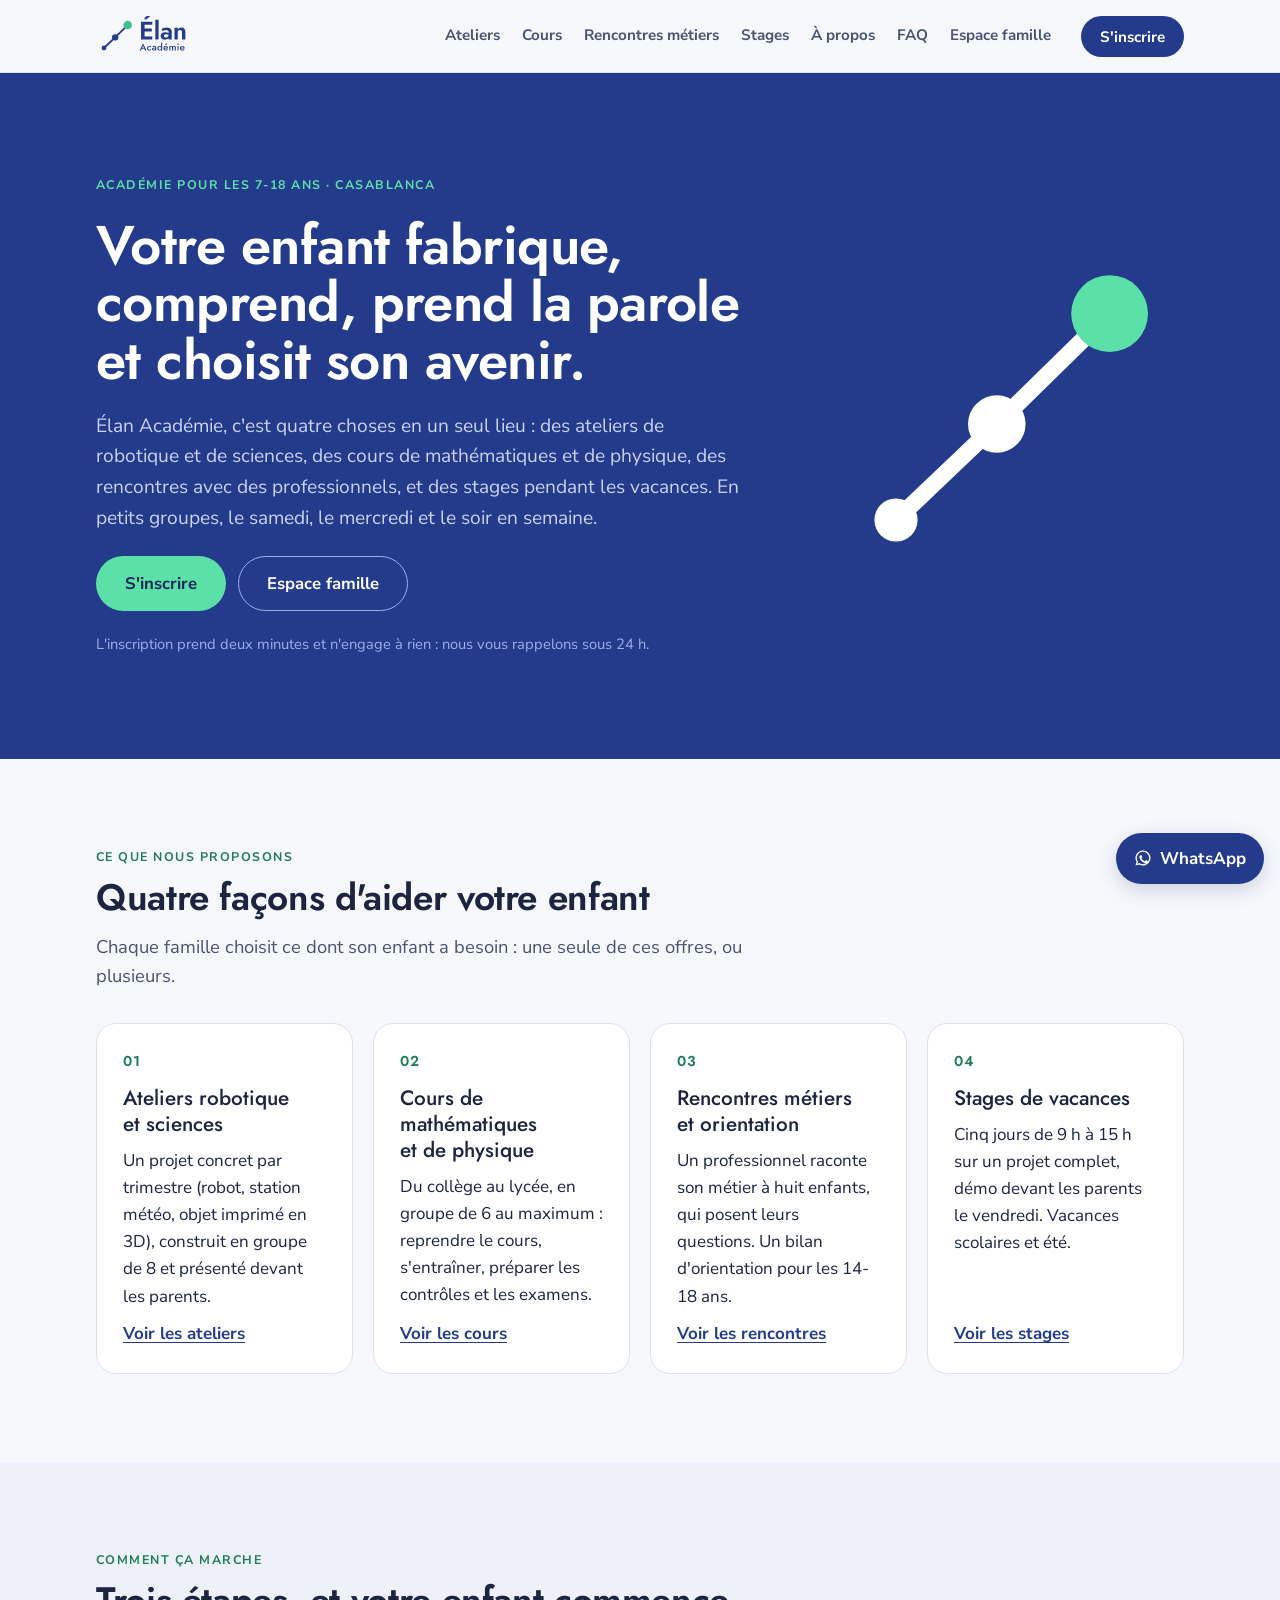
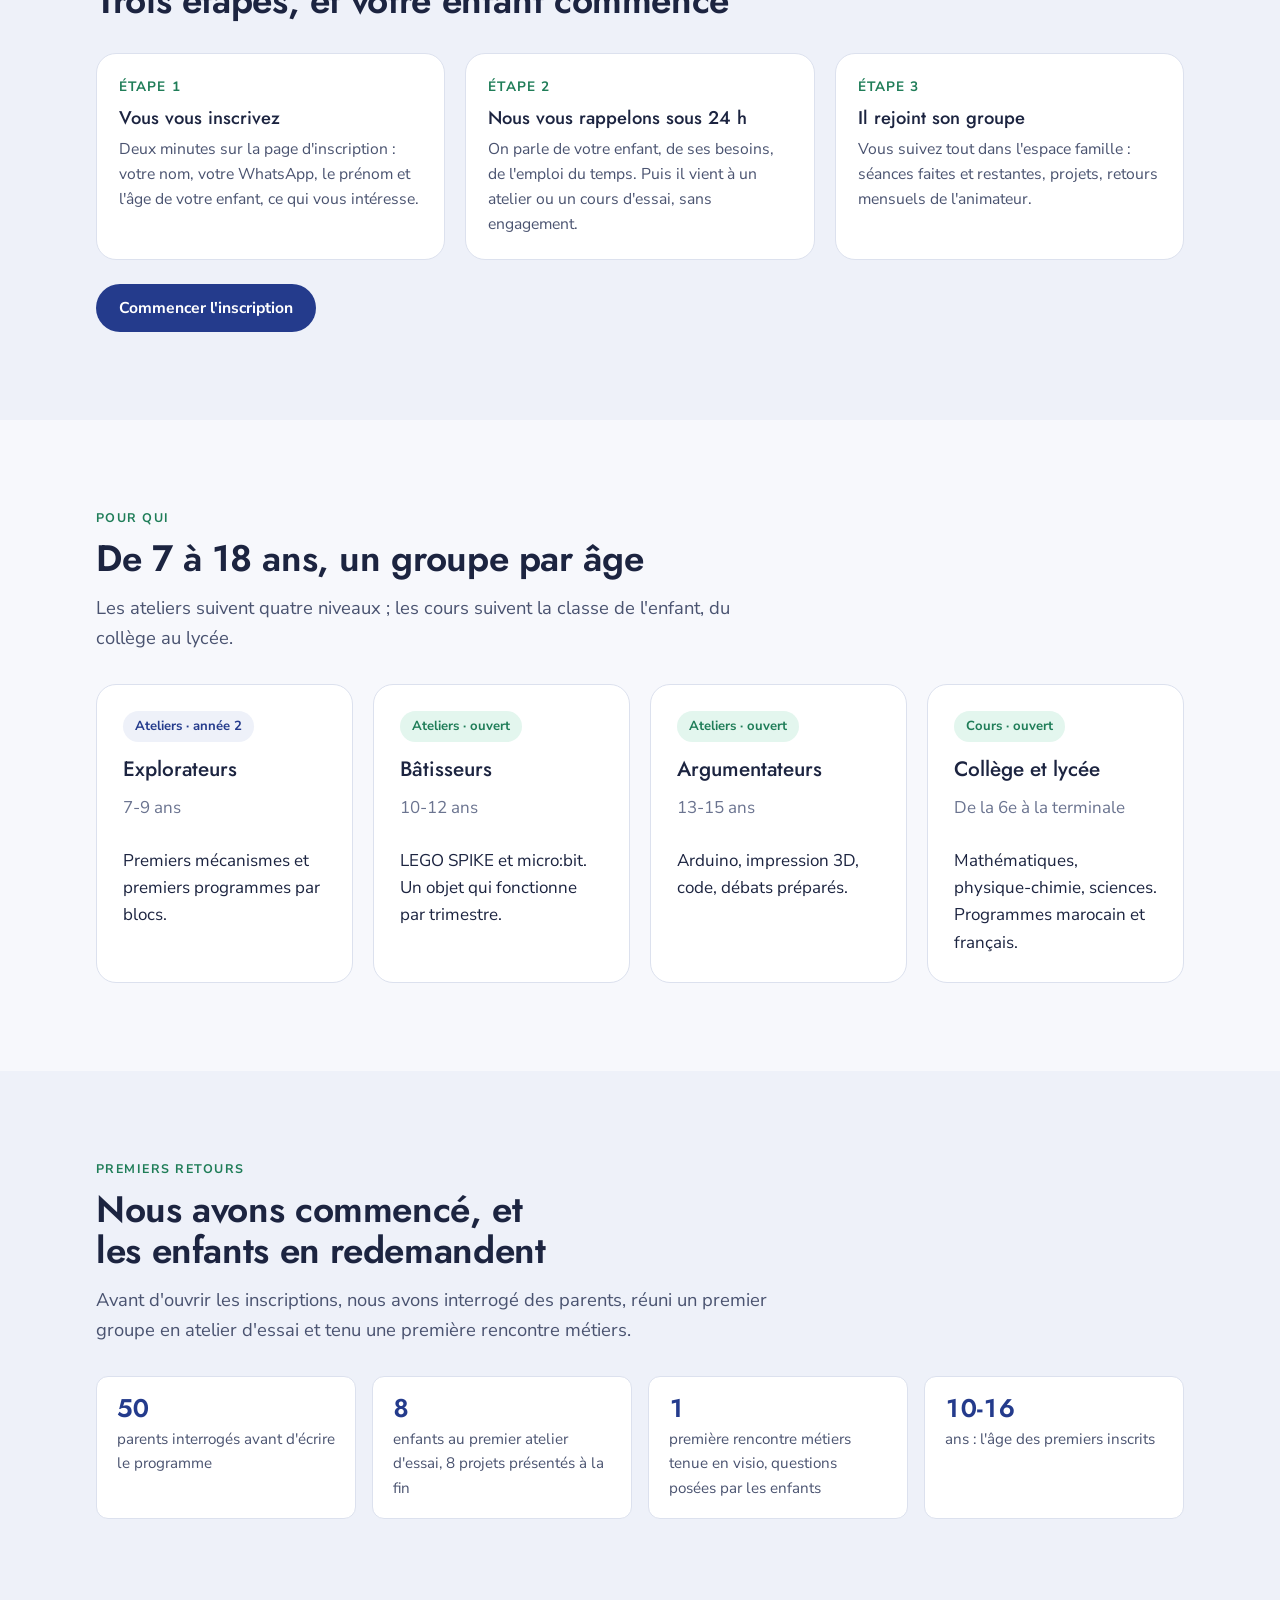
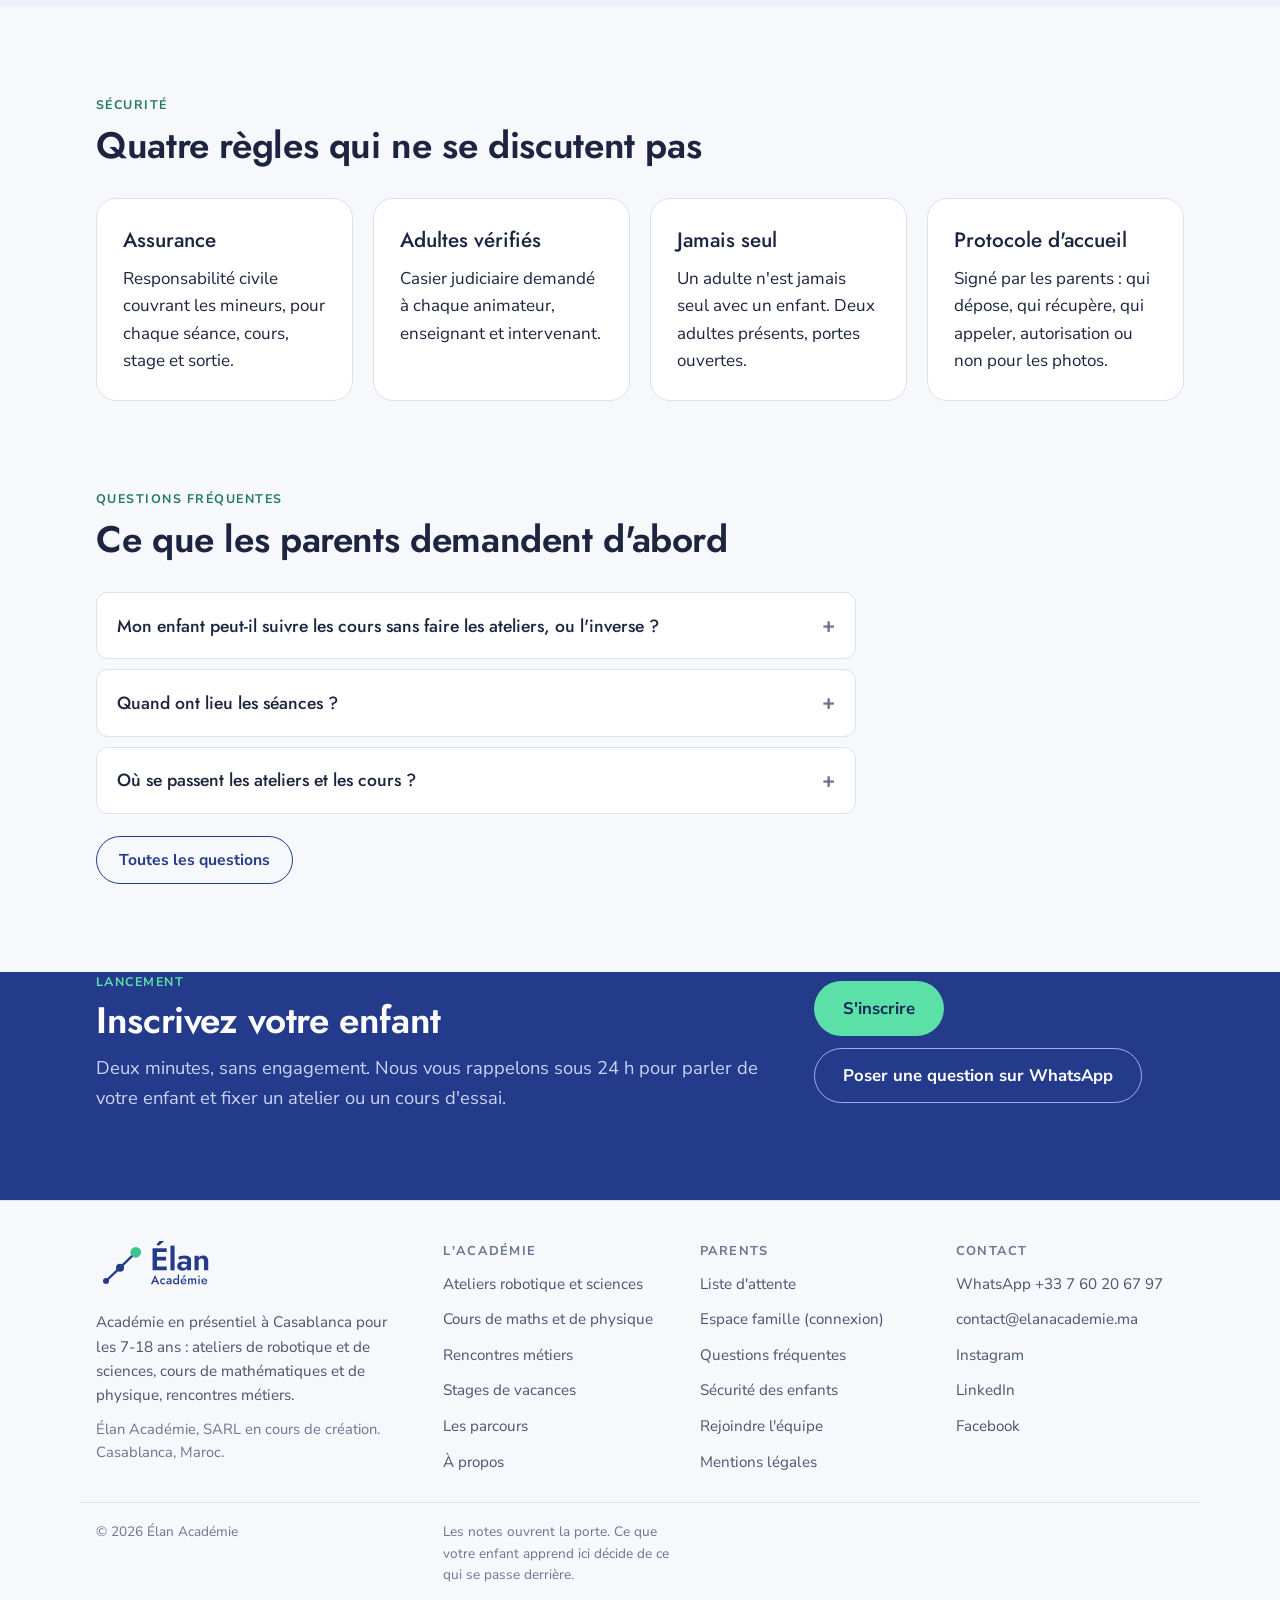
<file: index.html>
<!doctype html>
<html lang="fr" data-theme="light">
<head>
<meta charset="utf-8">
<meta name="viewport" content="width=device-width, initial-scale=1, viewport-fit=cover">
<title>Élan Académie</title>
<meta name="description" content="Élan Académie, Casablanca : ateliers de robotique et de sciences, cours de mathématiques et de physique, rencontres métiers et stages de vacances pour les 7-18 ans.">
<meta property="og:title" content="Élan Académie"><meta property="og:description" content="Élan Académie, Casablanca : ateliers de robotique et de sciences, cours de mathématiques et de physique, rencontres métiers et stages de vacances pour les 7-18 ans."><meta property="og:type" content="website"><meta property="og:locale" content="fr_MA">
<link rel="icon" href="data:image/svg+xml,%3Csvg%20xmlns%3D%22http%3A//www.w3.org/2000/svg%22%20viewBox%3D%220%200%20300%20300%22%20width%3D%2264%22%20height%3D%2264%22%3E%3Cpath%20d%3D%22M60%20240L144%20160%22%20stroke%3D%22%23243B8C%22%20stroke-width%3D%2214%22%20stroke-linecap%3D%22round%22%20fill%3D%22none%22/%3E%3Cpath%20d%3D%22M144%20160L238%2068%22%20stroke%3D%22%23243B8C%22%20stroke-width%3D%2214%22%20stroke-linecap%3D%22round%22%20fill%3D%22none%22/%3E%3Ccircle%20cx%3D%2260%22%20cy%3D%22240%22%20r%3D%2218%22%20fill%3D%22%23243B8C%22/%3E%3Ccircle%20cx%3D%22144%22%20cy%3D%22160%22%20r%3D%2224%22%20fill%3D%22%23243B8C%22/%3E%3Ccircle%20cx%3D%22238%22%20cy%3D%2268%22%20r%3D%2232%22%20fill%3D%22%233EC28F%22/%3E%3C/svg%3E">
<link rel="preconnect" href="https://fonts.googleapis.com"><link rel="preconnect" href="https://fonts.gstatic.com" crossorigin><link rel="stylesheet" href="https://fonts.googleapis.com/css2?family=Jost:wght@500;600&family=Nunito+Sans:wght@400;700&display=swap">
<link rel="stylesheet" href="assets/site.css">
<link rel="manifest" href="app/manifest.webmanifest">
<link rel="apple-touch-icon" href="app/icons/apple-touch-icon.png">
<meta name="theme-color" content="#F7F8FC">
<meta name="color-scheme" content="light">
<meta name="apple-mobile-web-app-capable" content="yes">
<meta name="apple-mobile-web-app-title" content="Élan">
<script src="app/config.js"></script>
</head>
<body>
<header class="site-header">
  <div class="wrap">
    <a class="brand logo-switch" href="index.html" aria-label="Élan Académie, accueil">
      <img class="logo-light" src="assets/logo-horizontal.svg" alt="Élan Académie" width="94" height="40">
      <img class="logo-dark" src="assets/logo-horizontal-negatif.svg" alt="" width="94" height="40">
    </a>
    <button class="nav-toggle" type="button" aria-expanded="false" aria-controls="nav">Menu</button>
    <nav class="nav" id="nav" aria-label="Navigation principale"><a href="programme.html">Ateliers</a><a href="cours.html">Cours</a><a href="metiers.html">Rencontres métiers</a><a href="stages.html">Stages</a><a href="a-propos.html">À propos</a><a href="faq.html">FAQ</a><a href="app/">Espace famille</a><a class="btn btn-primary" href="inscription.html">S'inscrire</a></nav>
  </div>
</header>
<main>
<section class="band hero">
  <div class="wrap">
    <div class="hero-text">
      <p class="eyebrow">Académie pour les 7-18 ans · Casablanca</p>
      <h1>Votre enfant fabrique, comprend, prend la parole et choisit son avenir.</h1>
      <p class="lead">Élan Académie, c'est quatre choses en un seul lieu : des ateliers de robotique et de sciences, des cours de mathématiques et de physique, des rencontres avec des professionnels, et des stages pendant les vacances. En petits groupes, le samedi, le mercredi et le soir en semaine.</p>
      <div class="btn-row"><a class="btn btn-primary btn-lg" href="inscription.html">S'inscrire</a><a class="btn btn-secondary btn-lg" href="app/">Espace famille</a></div>
      <p class="small" style="color:var(--band-muted)">L'inscription prend deux minutes et n'engage à rien : nous vous rappelons sous 24 h.</p>
    </div>
    <div class="hero-sym" aria-hidden="true"><svg xmlns="http://www.w3.org/2000/svg" viewBox="0 0 300 300" width="360" height="360"><path d="M60 240L144 160" stroke="var(--band-node)" stroke-width="14" stroke-linecap="round" fill="none"/><path d="M144 160L238 68" stroke="var(--band-node)" stroke-width="14" stroke-linecap="round" fill="none"/><circle cx="60" cy="240" r="18" fill="var(--band-node)"/><circle cx="144" cy="160" r="24" fill="var(--band-node)"/><circle cx="238" cy="68" r="32" fill="var(--band-accent)"/></svg></div>
  </div>
</section>

<section class="section">
  <div class="wrap">
    <div class="section-head"><p class="eyebrow">Ce que nous proposons</p><h2>Quatre façons d'aider votre enfant</h2><p class="lead">Chaque famille choisit ce dont son enfant a besoin : une seule de ces offres, ou plusieurs.</p></div>
    <div class="grid grid-4">
      <article class="card offer"><span class="offer-num">01</span><h3>Ateliers robotique et sciences</h3><p>Un projet concret par trimestre (robot, station météo, objet imprimé en 3D), construit en groupe de 8 et présenté devant les parents.</p><a class="more" href="programme.html">Voir les ateliers</a></article>
      <article class="card offer"><span class="offer-num">02</span><h3>Cours de mathématiques et de physique</h3><p>Du collège au lycée, en groupe de 6 au maximum : reprendre le cours, s'entraîner, préparer les contrôles et les examens.</p><a class="more" href="cours.html">Voir les cours</a></article>
      <article class="card offer"><span class="offer-num">03</span><h3>Rencontres métiers et orientation</h3><p>Un professionnel raconte son métier à huit enfants, qui posent leurs questions. Un bilan d'orientation pour les 14-18 ans.</p><a class="more" href="metiers.html">Voir les rencontres</a></article>
      <article class="card offer"><span class="offer-num">04</span><h3>Stages de vacances</h3><p>Cinq jours de 9 h à 15 h sur un projet complet, démo devant les parents le vendredi. Vacances scolaires et été.</p><a class="more" href="stages.html">Voir les stages</a></article>
    </div>
  </div>
</section>

<section class="section band-2" style="padding-top:clamp(48px,7vw,88px)">
  <div class="wrap">
    <div class="section-head"><p class="eyebrow">Comment ça marche</p><h2>Trois étapes, et votre enfant commence</h2></div>
    <div class="steps" style="grid-template-columns:repeat(auto-fit,minmax(min(100%,260px),1fr))">
      <div class="step"><span class="when">Étape 1</span><h3>Vous vous inscrivez</h3><p>Deux minutes sur la page d'inscription : votre nom, votre WhatsApp, le prénom et l'âge de votre enfant, ce qui vous intéresse.</p></div>
      <div class="step"><span class="when">Étape 2</span><h3>Nous vous rappelons sous 24 h</h3><p>On parle de votre enfant, de ses besoins, de l'emploi du temps. Puis il vient à un atelier ou un cours d'essai, sans engagement.</p></div>
      <div class="step"><span class="when">Étape 3</span><h3>Il rejoint son groupe</h3><p>Vous suivez tout dans l'espace famille : séances faites et restantes, projets, retours mensuels de l'animateur.</p></div>
    </div>
    <div class="btn-row" style="margin-top:24px"><a class="btn btn-primary" href="inscription.html">Commencer l'inscription</a></div>
  </div>
</section>

<section class="section" style="padding-top:clamp(48px,7vw,88px)">
  <div class="wrap">
    <div class="section-head"><p class="eyebrow">Pour qui</p><h2>De 7 à 18 ans, un groupe par âge</h2><p class="lead">Les ateliers suivent quatre niveaux ; les cours suivent la classe de l'enfant, du collège au lycée.</p></div>
    <div class="grid grid-4">
      <article class="card"><span class="pill">Ateliers · année 2</span><h3>Explorateurs</h3><p class="muted">7-9 ans</p><p>Premiers mécanismes et premiers programmes par blocs.</p></article>
      <article class="card"><span class="pill pill-green">Ateliers · ouvert</span><h3>Bâtisseurs</h3><p class="muted">10-12 ans</p><p>LEGO SPIKE et micro:bit. Un objet qui fonctionne par trimestre.</p></article>
      <article class="card"><span class="pill pill-green">Ateliers · ouvert</span><h3>Argumentateurs</h3><p class="muted">13-15 ans</p><p>Arduino, impression 3D, code, débats préparés.</p></article>
      <article class="card"><span class="pill pill-green">Cours · ouvert</span><h3>Collège et lycée</h3><p class="muted">De la 6e à la terminale</p><p>Mathématiques, physique-chimie, sciences. Programmes marocain et français.</p></article>
    </div>
  </div>
</section>

<section class="section band-2" style="padding-top:clamp(48px,7vw,88px)">
  <div class="wrap">
    <div class="section-head"><p class="eyebrow">Premiers retours</p><h2>Nous avons commencé, et les enfants en redemandent</h2><p class="lead">Avant d'ouvrir les inscriptions, nous avons interrogé des parents, réuni un premier groupe en atelier d'essai et tenu une première rencontre métiers.</p></div>
    <div class="facts">
      <div class="fact"><strong class="num">50</strong><span>parents interrogés avant d'écrire le programme</span></div>
      <div class="fact"><strong class="num">8</strong><span>enfants au premier atelier d'essai, 8 projets présentés à la fin</span></div>
      <div class="fact"><strong class="num">1</strong><span>première rencontre métiers tenue en visio, questions posées par les enfants</span></div>
      <div class="fact"><strong class="num">10-16</strong><span>ans : l'âge des premiers inscrits</span></div>
    </div>
  </div>
</section>

<section class="section" style="padding-top:clamp(48px,7vw,88px)" id="securite">
  <div class="wrap">
    <div class="section-head"><p class="eyebrow">Sécurité</p><h2>Quatre règles qui ne se discutent pas</h2></div>
    <div class="grid grid-4">
      <article class="card"><h3>Assurance</h3><p>Responsabilité civile couvrant les mineurs, pour chaque séance, cours, stage et sortie.</p></article>
      <article class="card"><h3>Adultes vérifiés</h3><p>Casier judiciaire demandé à chaque animateur, enseignant et intervenant.</p></article>
      <article class="card"><h3>Jamais seul</h3><p>Un adulte n'est jamais seul avec un enfant. Deux adultes présents, portes ouvertes.</p></article>
      <article class="card"><h3>Protocole d'accueil</h3><p>Signé par les parents : qui dépose, qui récupère, qui appeler, autorisation ou non pour les photos.</p></article>
    </div>
  </div>
</section>

<section class="section">
  <div class="wrap">
    <div class="section-head"><p class="eyebrow">Questions fréquentes</p><h2>Ce que les parents demandent d'abord</h2></div>
    <div class="faq">
      <details><summary>Mon enfant peut-il suivre les cours sans faire les ateliers, ou l'inverse ?</summary><p>Oui. Les quatre offres sont indépendantes. Beaucoup de familles commencent par l'une et ajoutent l'autre plus tard.</p></details>
      <details><summary>Quand ont lieu les séances ?</summary><p>Les ateliers le samedi ou le mercredi (2 h). Les cours le soir en semaine ou le samedi (1 h 30 par matière). Les horaires exacts sont confirmés avec vous avant le début.</p></details>
      <details><summary>Où se passent les ateliers et les cours ?</summary><p>À Casablanca, du côté d'Anfa ou de Maârif. L'adresse est communiquée aux familles inscrites.</p></details>
    </div>
    <div class="btn-row" style="margin-top:22px"><a class="btn btn-secondary" href="faq.html">Toutes les questions</a></div>
  </div>
</section>

<section class="band cta-band section">
  <div class="wrap">
    <div><p class="eyebrow">Lancement</p><h2 style="margin-top:8px">Inscrivez votre enfant</h2><p class="lead" style="margin-top:12px">Deux minutes, sans engagement. Nous vous rappelons sous 24 h pour parler de votre enfant et fixer un atelier ou un cours d'essai.</p></div>
    <div class="btn-row"><a class="btn btn-primary btn-lg" href="inscription.html">S'inscrire</a><a class="btn btn-secondary btn-lg" data-wa="Bonjour, j'ai une question sur Élan Académie." href="#">Poser une question sur WhatsApp</a></div>
  </div>
</section>
</main>
<footer class="site-footer">
  <div class="wrap">
    <div class="logo-switch">
      <img class="logo-light" src="assets/logo-horizontal.svg" alt="Élan Académie" width="118" height="50" style="height:50px;width:auto">
      <img class="logo-dark" src="assets/logo-horizontal-negatif.svg" alt="" width="118" height="50" style="height:50px;width:auto">
      <p style="margin-top:12px;max-width:34ch">Académie en présentiel à Casablanca pour les 7-18 ans : ateliers de robotique et de sciences, cours de mathématiques et de physique, rencontres métiers.</p>
      <p class="small muted" style="margin-top:10px">Élan Académie, SARL en cours de création. Casablanca, Maroc.</p>
    </div>
    <div>
      <h4>L'académie</h4>
      <ul><li><a href="programme.html">Ateliers robotique et sciences</a></li><li><a href="cours.html">Cours de maths et de physique</a></li><li><a href="metiers.html">Rencontres métiers</a></li><li><a href="stages.html">Stages de vacances</a></li><li><a href="parcours.html">Les parcours</a></li><li><a href="a-propos.html">À propos</a></li></ul>
    </div>
    <div>
      <h4>Parents</h4>
      <ul><li><a href="inscription.html">Liste d'attente</a></li><li><a href="app/">Espace famille (connexion)</a></li><li><a href="faq.html">Questions fréquentes</a></li><li><a href="a-propos.html#securite">Sécurité des enfants</a></li><li><a href="candidature.html">Rejoindre l'équipe</a></li><li><a href="mentions-legales.html">Mentions légales</a></li></ul>
    </div>
    <div>
      <h4>Contact</h4>
      <ul><li><a data-wa="" href="#">WhatsApp <span data-wa-number></span></a></li><li><span data-email></span></li><li><a data-instagram href="#" target="_blank" rel="noopener">Instagram</a></li><li><a data-linkedin href="#" target="_blank" rel="noopener">LinkedIn</a></li><li><a data-facebook href="#" target="_blank" rel="noopener">Facebook</a></li></ul>
    </div>
  </div>
  <div class="wrap footer-bottom"><span>© <span data-year></span> Élan Académie</span><span>Les notes ouvrent la porte. Ce que votre enfant apprend ici décide de ce qui se passe derrière.</span></div>
</footer>
<a class="wa-float" data-wa="Bonjour, j'ai une question sur Élan Académie." href="#"><svg viewBox="0 0 24 24" aria-hidden="true" fill="currentColor"><path d="M12 2a10 10 0 0 0-8.6 15.1L2 22l5-1.3A10 10 0 1 0 12 2zm0 1.8a8.2 8.2 0 0 1 0 16.4 8.2 8.2 0 0 1-4.2-1.2l-.3-.2-3 .8.8-2.9-.2-.3A8.2 8.2 0 0 1 12 3.8zm-3 4.4c-.2 0-.5 0-.8.4-.3.3-1 1-1 2.4s1 2.8 1.2 3c.1.2 2 3.2 5 4.4 2.5 1 3 .8 3.5.7.5 0 1.7-.7 1.9-1.4.2-.7.2-1.2.2-1.4-.1-.1-.3-.2-.6-.3l-2-1c-.3-.1-.5-.1-.7.1l-.9 1.1c-.2.2-.3.2-.6.1-.3-.2-1.3-.5-2.4-1.5-.9-.8-1.5-1.8-1.7-2.1-.2-.3 0-.5.1-.6l.5-.5.3-.5v-.5l-.9-2.2c-.2-.5-.4-.4-.6-.4h-.5z"/></svg> WhatsApp</a>
<script src="assets/site.js"></script>
<script>if ("serviceWorker" in navigator && location.protocol === "https:") navigator.serviceWorker.register("sw.js").catch(function () {});</script>
</body>
</html>
</file>
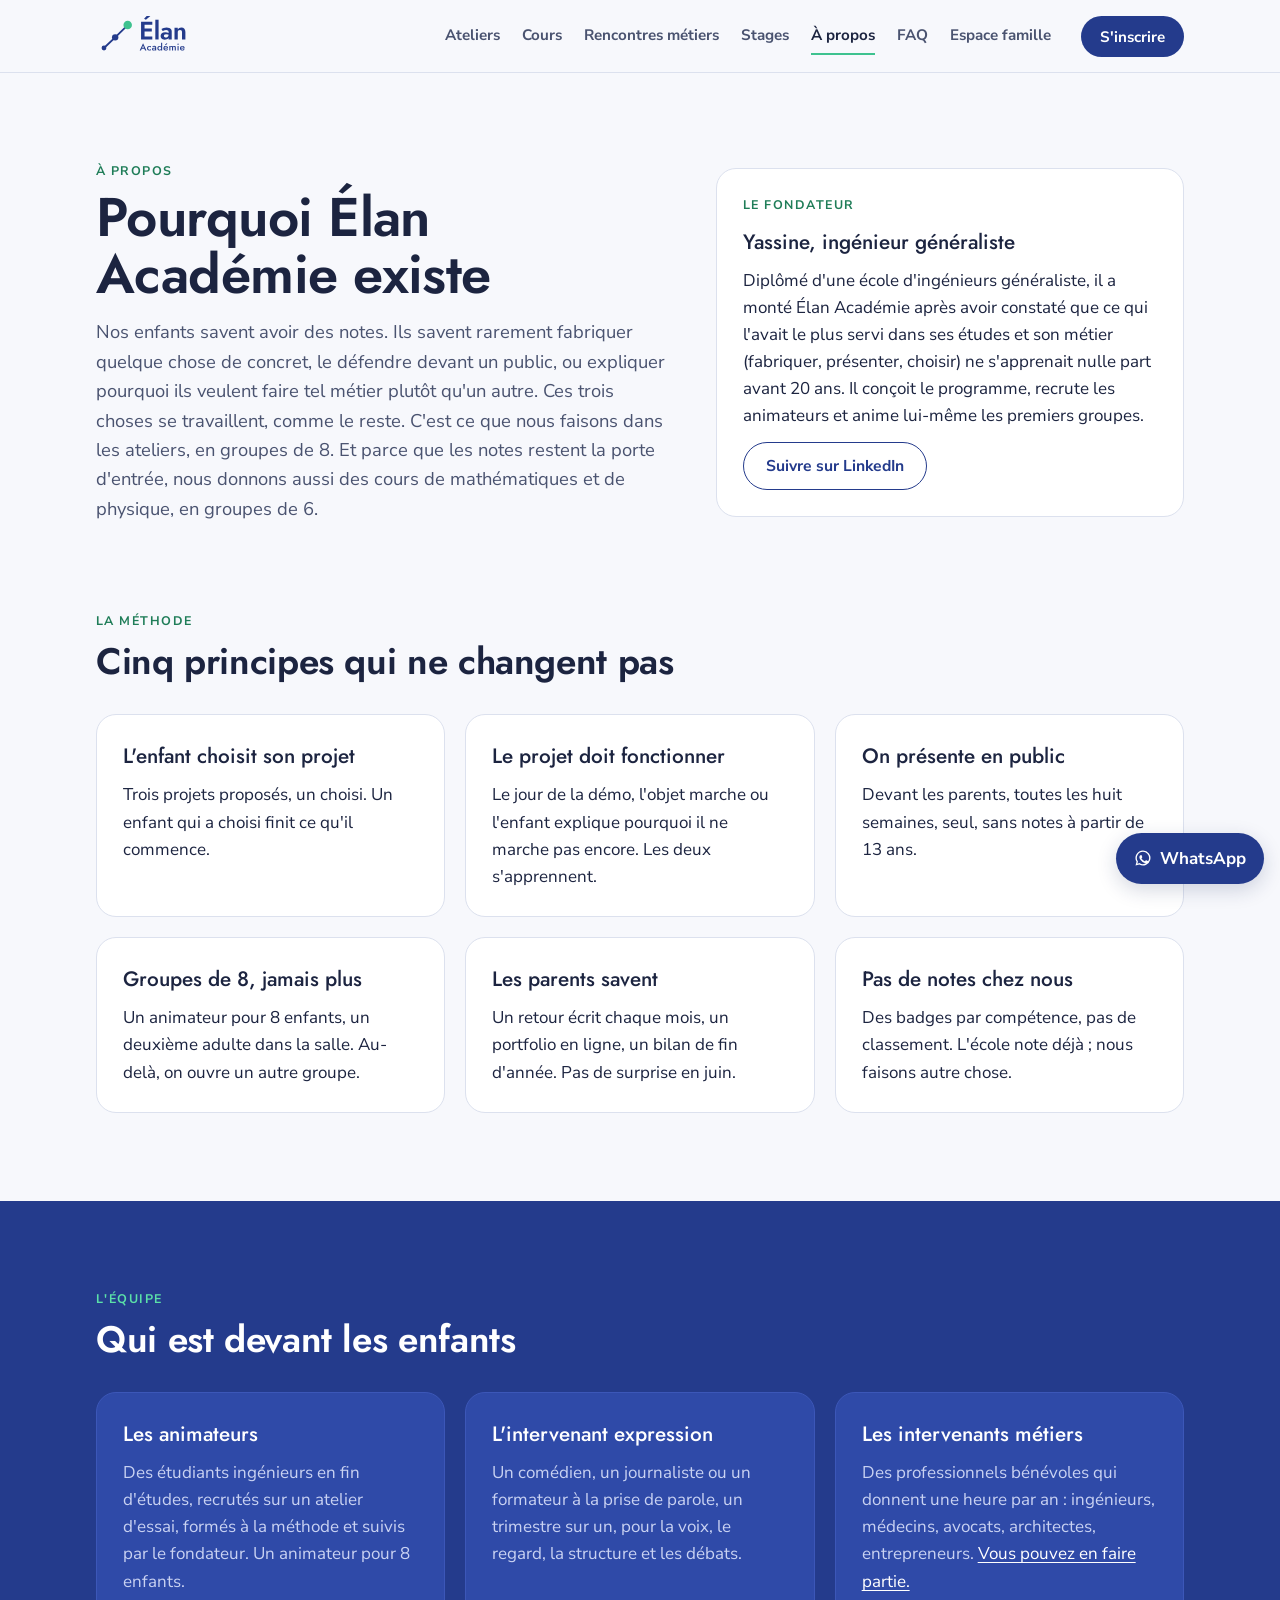
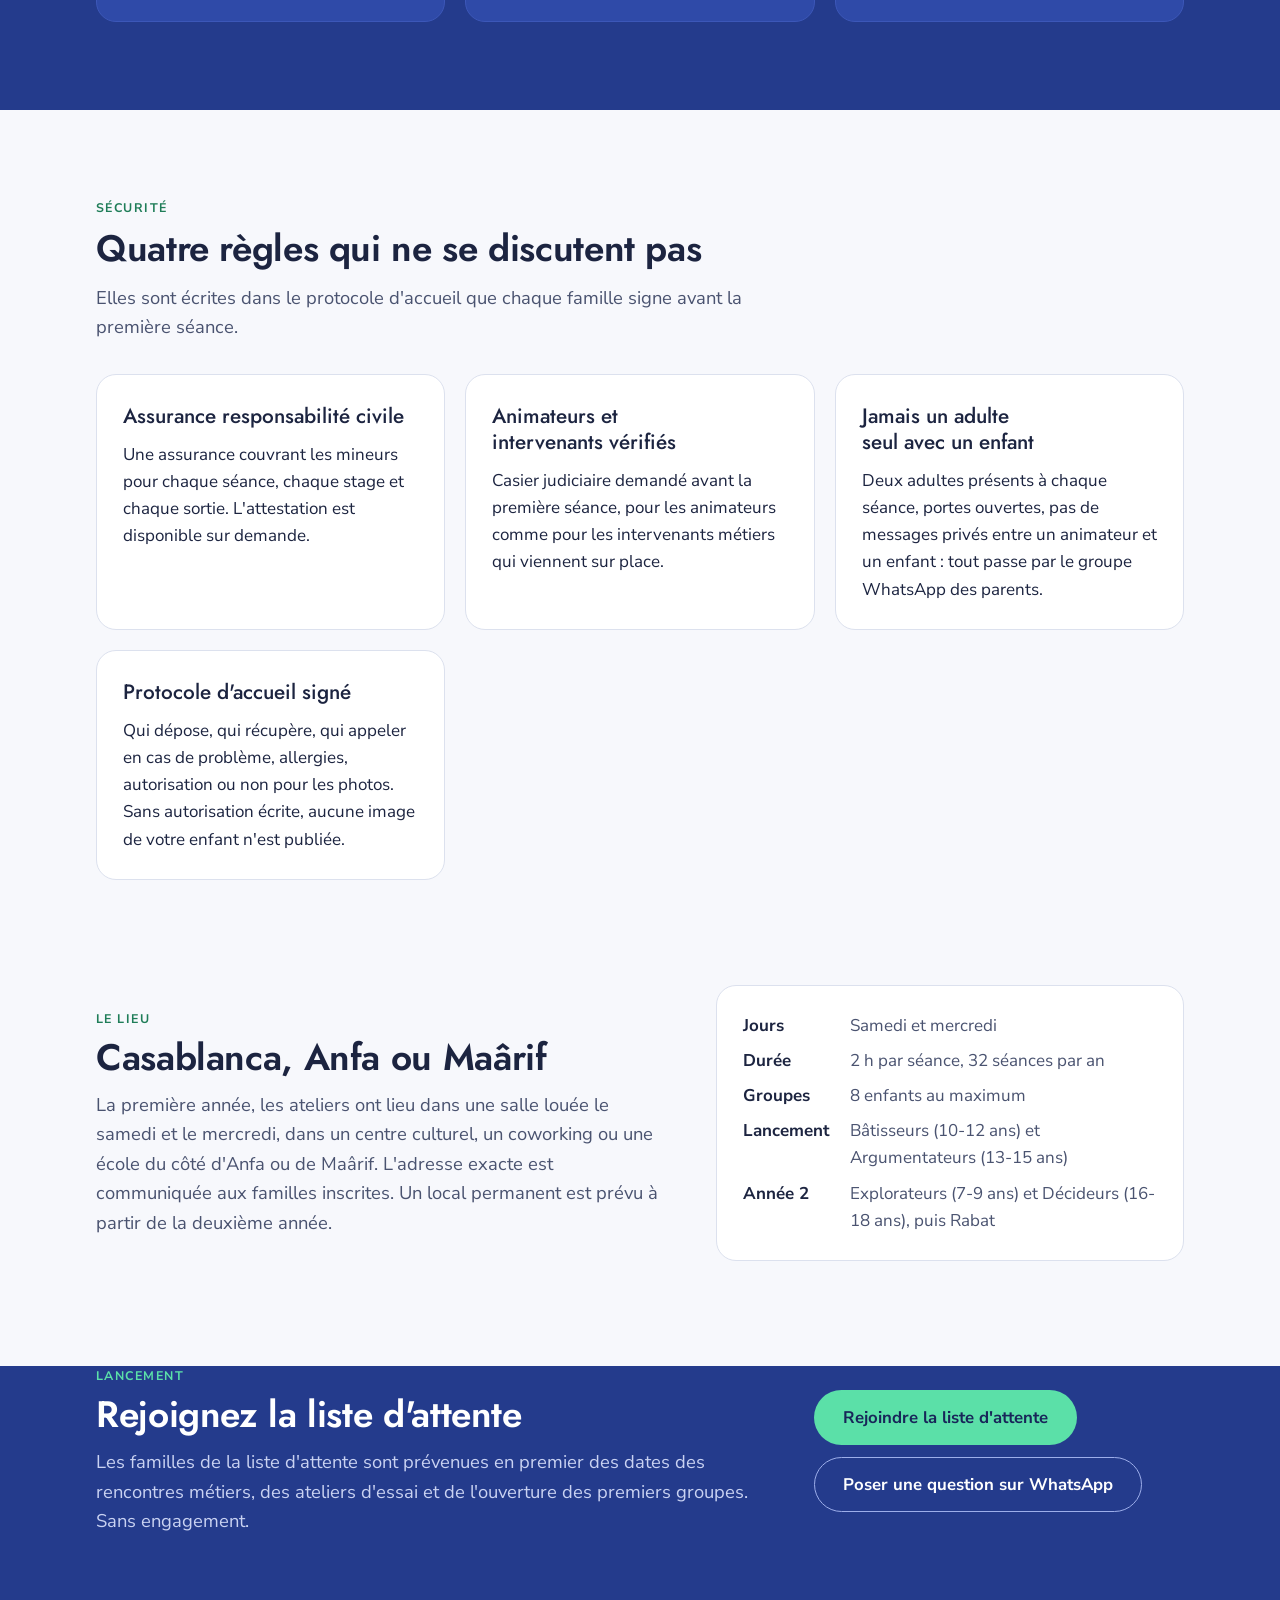
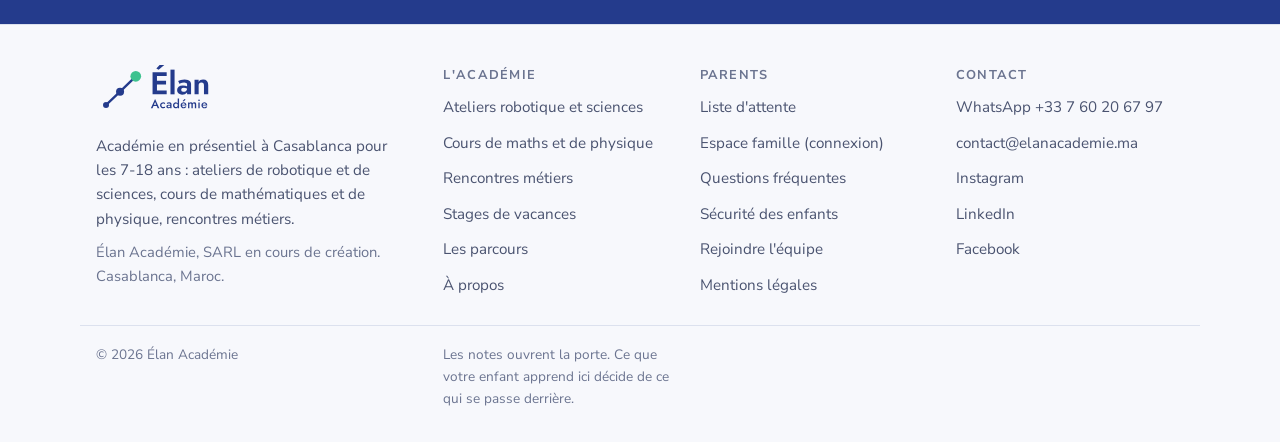
<file: a-propos.html>
<!doctype html>
<html lang="fr" data-theme="light">
<head>
<meta charset="utf-8">
<meta name="viewport" content="width=device-width, initial-scale=1, viewport-fit=cover">
<title>À propos — Élan Académie</title>
<meta name="description" content="Qui est derrière Élan Académie : un ingénieur généraliste à Casablanca, une méthode, une équipe d'animateurs étudiants ingénieurs, quatre règles de sécurité.">
<meta property="og:title" content="À propos — Élan Académie"><meta property="og:description" content="Qui est derrière Élan Académie : un ingénieur généraliste à Casablanca, une méthode, une équipe d'animateurs étudiants ingénieurs, quatre règles de sécurité."><meta property="og:type" content="website"><meta property="og:locale" content="fr_MA">
<link rel="icon" href="data:image/svg+xml,%3Csvg%20xmlns%3D%22http%3A//www.w3.org/2000/svg%22%20viewBox%3D%220%200%20300%20300%22%20width%3D%2264%22%20height%3D%2264%22%3E%3Cpath%20d%3D%22M60%20240L144%20160%22%20stroke%3D%22%23243B8C%22%20stroke-width%3D%2214%22%20stroke-linecap%3D%22round%22%20fill%3D%22none%22/%3E%3Cpath%20d%3D%22M144%20160L238%2068%22%20stroke%3D%22%23243B8C%22%20stroke-width%3D%2214%22%20stroke-linecap%3D%22round%22%20fill%3D%22none%22/%3E%3Ccircle%20cx%3D%2260%22%20cy%3D%22240%22%20r%3D%2218%22%20fill%3D%22%23243B8C%22/%3E%3Ccircle%20cx%3D%22144%22%20cy%3D%22160%22%20r%3D%2224%22%20fill%3D%22%23243B8C%22/%3E%3Ccircle%20cx%3D%22238%22%20cy%3D%2268%22%20r%3D%2232%22%20fill%3D%22%233EC28F%22/%3E%3C/svg%3E">
<link rel="preconnect" href="https://fonts.googleapis.com"><link rel="preconnect" href="https://fonts.gstatic.com" crossorigin><link rel="stylesheet" href="https://fonts.googleapis.com/css2?family=Jost:wght@500;600&family=Nunito+Sans:wght@400;700&display=swap">
<link rel="stylesheet" href="assets/site.css">
<link rel="manifest" href="app/manifest.webmanifest">
<link rel="apple-touch-icon" href="app/icons/apple-touch-icon.png">
<meta name="theme-color" content="#F7F8FC">
<meta name="color-scheme" content="light">
<meta name="apple-mobile-web-app-capable" content="yes">
<meta name="apple-mobile-web-app-title" content="Élan">
<script src="app/config.js"></script>
</head>
<body>
<header class="site-header">
  <div class="wrap">
    <a class="brand logo-switch" href="index.html" aria-label="Élan Académie, accueil">
      <img class="logo-light" src="assets/logo-horizontal.svg" alt="Élan Académie" width="94" height="40">
      <img class="logo-dark" src="assets/logo-horizontal-negatif.svg" alt="" width="94" height="40">
    </a>
    <button class="nav-toggle" type="button" aria-expanded="false" aria-controls="nav">Menu</button>
    <nav class="nav" id="nav" aria-label="Navigation principale"><a href="programme.html">Ateliers</a><a href="cours.html">Cours</a><a href="metiers.html">Rencontres métiers</a><a href="stages.html">Stages</a><a href="a-propos.html" aria-current="page">À propos</a><a href="faq.html">FAQ</a><a href="app/">Espace famille</a><a class="btn btn-primary" href="inscription.html">S'inscrire</a></nav>
  </div>
</header>
<main>
<section class="section">
  <div class="wrap split">
    <div><p class="eyebrow">À propos</p><h1 style="margin-top:8px">Pourquoi Élan Académie existe</h1><p class="lead" style="margin-top:14px">Nos enfants savent avoir des notes. Ils savent rarement fabriquer quelque chose de concret, le défendre devant un public, ou expliquer pourquoi ils veulent faire tel métier plutôt qu'un autre. Ces trois choses se travaillent, comme le reste. C'est ce que nous faisons dans les ateliers, en groupes de 8. Et parce que les notes restent la porte d'entrée, nous donnons aussi des cours de mathématiques et de physique, en groupes de 6.</p></div>
    <div class="card"><p class="eyebrow">Le fondateur</p><h3>Yassine, ingénieur généraliste</h3><p>Diplômé d'une école d'ingénieurs généraliste, il a monté Élan Académie après avoir constaté que ce qui l'avait le plus servi dans ses études et son métier (fabriquer, présenter, choisir) ne s'apprenait nulle part avant 20 ans. Il conçoit le programme, recrute les animateurs et anime lui-même les premiers groupes.</p><a class="btn btn-secondary" data-linkedin href="#" target="_blank" rel="noopener" style="align-self:flex-start">Suivre sur LinkedIn</a></div>
  </div>
</section>

<section class="section">
  <div class="wrap">
    <div class="section-head"><p class="eyebrow">La méthode</p><h2>Cinq principes qui ne changent pas</h2></div>
    <div class="grid grid-3">
      <article class="card"><h3>L'enfant choisit son projet</h3><p>Trois projets proposés, un choisi. Un enfant qui a choisi finit ce qu'il commence.</p></article>
      <article class="card"><h3>Le projet doit fonctionner</h3><p>Le jour de la démo, l'objet marche ou l'enfant explique pourquoi il ne marche pas encore. Les deux s'apprennent.</p></article>
      <article class="card"><h3>On présente en public</h3><p>Devant les parents, toutes les huit semaines, seul, sans notes à partir de 13 ans.</p></article>
      <article class="card"><h3>Groupes de 8, jamais plus</h3><p>Un animateur pour 8 enfants, un deuxième adulte dans la salle. Au-delà, on ouvre un autre groupe.</p></article>
      <article class="card"><h3>Les parents savent</h3><p>Un retour écrit chaque mois, un portfolio en ligne, un bilan de fin d'année. Pas de surprise en juin.</p></article>
      <article class="card"><h3>Pas de notes chez nous</h3><p>Des badges par compétence, pas de classement. L'école note déjà ; nous faisons autre chose.</p></article>
    </div>
  </div>
</section>

<section class="section band" style="padding-top:clamp(48px,7vw,88px)">
  <div class="wrap">
    <div class="section-head"><p class="eyebrow">L'équipe</p><h2>Qui est devant les enfants</h2></div>
    <div class="grid grid-3">
      <article class="card"><h3>Les animateurs</h3><p>Des étudiants ingénieurs en fin d'études, recrutés sur un atelier d'essai, formés à la méthode et suivis par le fondateur. Un animateur pour 8 enfants.</p></article>
      <article class="card"><h3>L'intervenant expression</h3><p>Un comédien, un journaliste ou un formateur à la prise de parole, un trimestre sur un, pour la voix, le regard, la structure et les débats.</p></article>
      <article class="card"><h3>Les intervenants métiers</h3><p>Des professionnels bénévoles qui donnent une heure par an : ingénieurs, médecins, avocats, architectes, entrepreneurs. <a href="metiers.html#intervenir">Vous pouvez en faire partie.</a></p></article>
    </div>
  </div>
</section>

<section class="section" id="securite" style="padding-top:clamp(48px,7vw,88px)">
  <div class="wrap">
    <div class="section-head"><p class="eyebrow">Sécurité</p><h2>Quatre règles qui ne se discutent pas</h2><p class="lead">Elles sont écrites dans le protocole d'accueil que chaque famille signe avant la première séance.</p></div>
    <div class="grid grid-2">
      <article class="card"><h3>Assurance responsabilité civile</h3><p>Une assurance couvrant les mineurs pour chaque séance, chaque stage et chaque sortie. L'attestation est disponible sur demande.</p></article>
      <article class="card"><h3>Animateurs et intervenants vérifiés</h3><p>Casier judiciaire demandé avant la première séance, pour les animateurs comme pour les intervenants métiers qui viennent sur place.</p></article>
      <article class="card"><h3>Jamais un adulte seul avec un enfant</h3><p>Deux adultes présents à chaque séance, portes ouvertes, pas de messages privés entre un animateur et un enfant : tout passe par le groupe WhatsApp des parents.</p></article>
      <article class="card"><h3>Protocole d'accueil signé</h3><p>Qui dépose, qui récupère, qui appeler en cas de problème, allergies, autorisation ou non pour les photos. Sans autorisation écrite, aucune image de votre enfant n'est publiée.</p></article>
    </div>
  </div>
</section>

<section class="section">
  <div class="wrap split">
    <div><p class="eyebrow">Le lieu</p><h2 style="margin-top:8px">Casablanca, Anfa ou Maârif</h2><p class="lead" style="margin-top:12px">La première année, les ateliers ont lieu dans une salle louée le samedi et le mercredi, dans un centre culturel, un coworking ou une école du côté d'Anfa ou de Maârif. L'adresse exacte est communiquée aux familles inscrites. Un local permanent est prévu à partir de la deuxième année.</p></div>
    <dl class="kv card">
      <dt>Jours</dt><dd>Samedi et mercredi</dd>
      <dt>Durée</dt><dd>2 h par séance, 32 séances par an</dd>
      <dt>Groupes</dt><dd>8 enfants au maximum</dd>
      <dt>Lancement</dt><dd>Bâtisseurs (10-12 ans) et Argumentateurs (13-15 ans)</dd>
      <dt>Année 2</dt><dd>Explorateurs (7-9 ans) et Décideurs (16-18 ans), puis Rabat</dd>
    </dl>
  </div>
</section>

<section class="band cta-band section">
  <div class="wrap">
    <div><p class="eyebrow">Lancement</p><h2 style="margin-top:8px">Rejoignez la liste d'attente</h2><p class="lead" style="margin-top:12px">Les familles de la liste d'attente sont prévenues en premier des dates des rencontres métiers, des ateliers d'essai et de l'ouverture des premiers groupes. Sans engagement.</p></div>
    <div class="btn-row"><a class="btn btn-primary btn-lg" href="inscription.html">Rejoindre la liste d'attente</a><a class="btn btn-secondary btn-lg" data-wa="Bonjour, j'ai une question sur Élan Académie." href="#">Poser une question sur WhatsApp</a></div>
  </div>
</section>
</main>
<footer class="site-footer">
  <div class="wrap">
    <div class="logo-switch">
      <img class="logo-light" src="assets/logo-horizontal.svg" alt="Élan Académie" width="118" height="50" style="height:50px;width:auto">
      <img class="logo-dark" src="assets/logo-horizontal-negatif.svg" alt="" width="118" height="50" style="height:50px;width:auto">
      <p style="margin-top:12px;max-width:34ch">Académie en présentiel à Casablanca pour les 7-18 ans : ateliers de robotique et de sciences, cours de mathématiques et de physique, rencontres métiers.</p>
      <p class="small muted" style="margin-top:10px">Élan Académie, SARL en cours de création. Casablanca, Maroc.</p>
    </div>
    <div>
      <h4>L'académie</h4>
      <ul><li><a href="programme.html">Ateliers robotique et sciences</a></li><li><a href="cours.html">Cours de maths et de physique</a></li><li><a href="metiers.html">Rencontres métiers</a></li><li><a href="stages.html">Stages de vacances</a></li><li><a href="parcours.html">Les parcours</a></li><li><a href="a-propos.html">À propos</a></li></ul>
    </div>
    <div>
      <h4>Parents</h4>
      <ul><li><a href="inscription.html">Liste d'attente</a></li><li><a href="app/">Espace famille (connexion)</a></li><li><a href="faq.html">Questions fréquentes</a></li><li><a href="a-propos.html#securite">Sécurité des enfants</a></li><li><a href="candidature.html">Rejoindre l'équipe</a></li><li><a href="mentions-legales.html">Mentions légales</a></li></ul>
    </div>
    <div>
      <h4>Contact</h4>
      <ul><li><a data-wa="" href="#">WhatsApp <span data-wa-number></span></a></li><li><span data-email></span></li><li><a data-instagram href="#" target="_blank" rel="noopener">Instagram</a></li><li><a data-linkedin href="#" target="_blank" rel="noopener">LinkedIn</a></li><li><a data-facebook href="#" target="_blank" rel="noopener">Facebook</a></li></ul>
    </div>
  </div>
  <div class="wrap footer-bottom"><span>© <span data-year></span> Élan Académie</span><span>Les notes ouvrent la porte. Ce que votre enfant apprend ici décide de ce qui se passe derrière.</span></div>
</footer>
<a class="wa-float" data-wa="Bonjour, j'ai une question sur Élan Académie." href="#"><svg viewBox="0 0 24 24" aria-hidden="true" fill="currentColor"><path d="M12 2a10 10 0 0 0-8.6 15.1L2 22l5-1.3A10 10 0 1 0 12 2zm0 1.8a8.2 8.2 0 0 1 0 16.4 8.2 8.2 0 0 1-4.2-1.2l-.3-.2-3 .8.8-2.9-.2-.3A8.2 8.2 0 0 1 12 3.8zm-3 4.4c-.2 0-.5 0-.8.4-.3.3-1 1-1 2.4s1 2.8 1.2 3c.1.2 2 3.2 5 4.4 2.5 1 3 .8 3.5.7.5 0 1.7-.7 1.9-1.4.2-.7.2-1.2.2-1.4-.1-.1-.3-.2-.6-.3l-2-1c-.3-.1-.5-.1-.7.1l-.9 1.1c-.2.2-.3.2-.6.1-.3-.2-1.3-.5-2.4-1.5-.9-.8-1.5-1.8-1.7-2.1-.2-.3 0-.5.1-.6l.5-.5.3-.5v-.5l-.9-2.2c-.2-.5-.4-.4-.6-.4h-.5z"/></svg> WhatsApp</a>
<script src="assets/site.js"></script>
<script>if ("serviceWorker" in navigator && location.protocol === "https:") navigator.serviceWorker.register("sw.js").catch(function () {});</script>
</body>
</html>
</file>
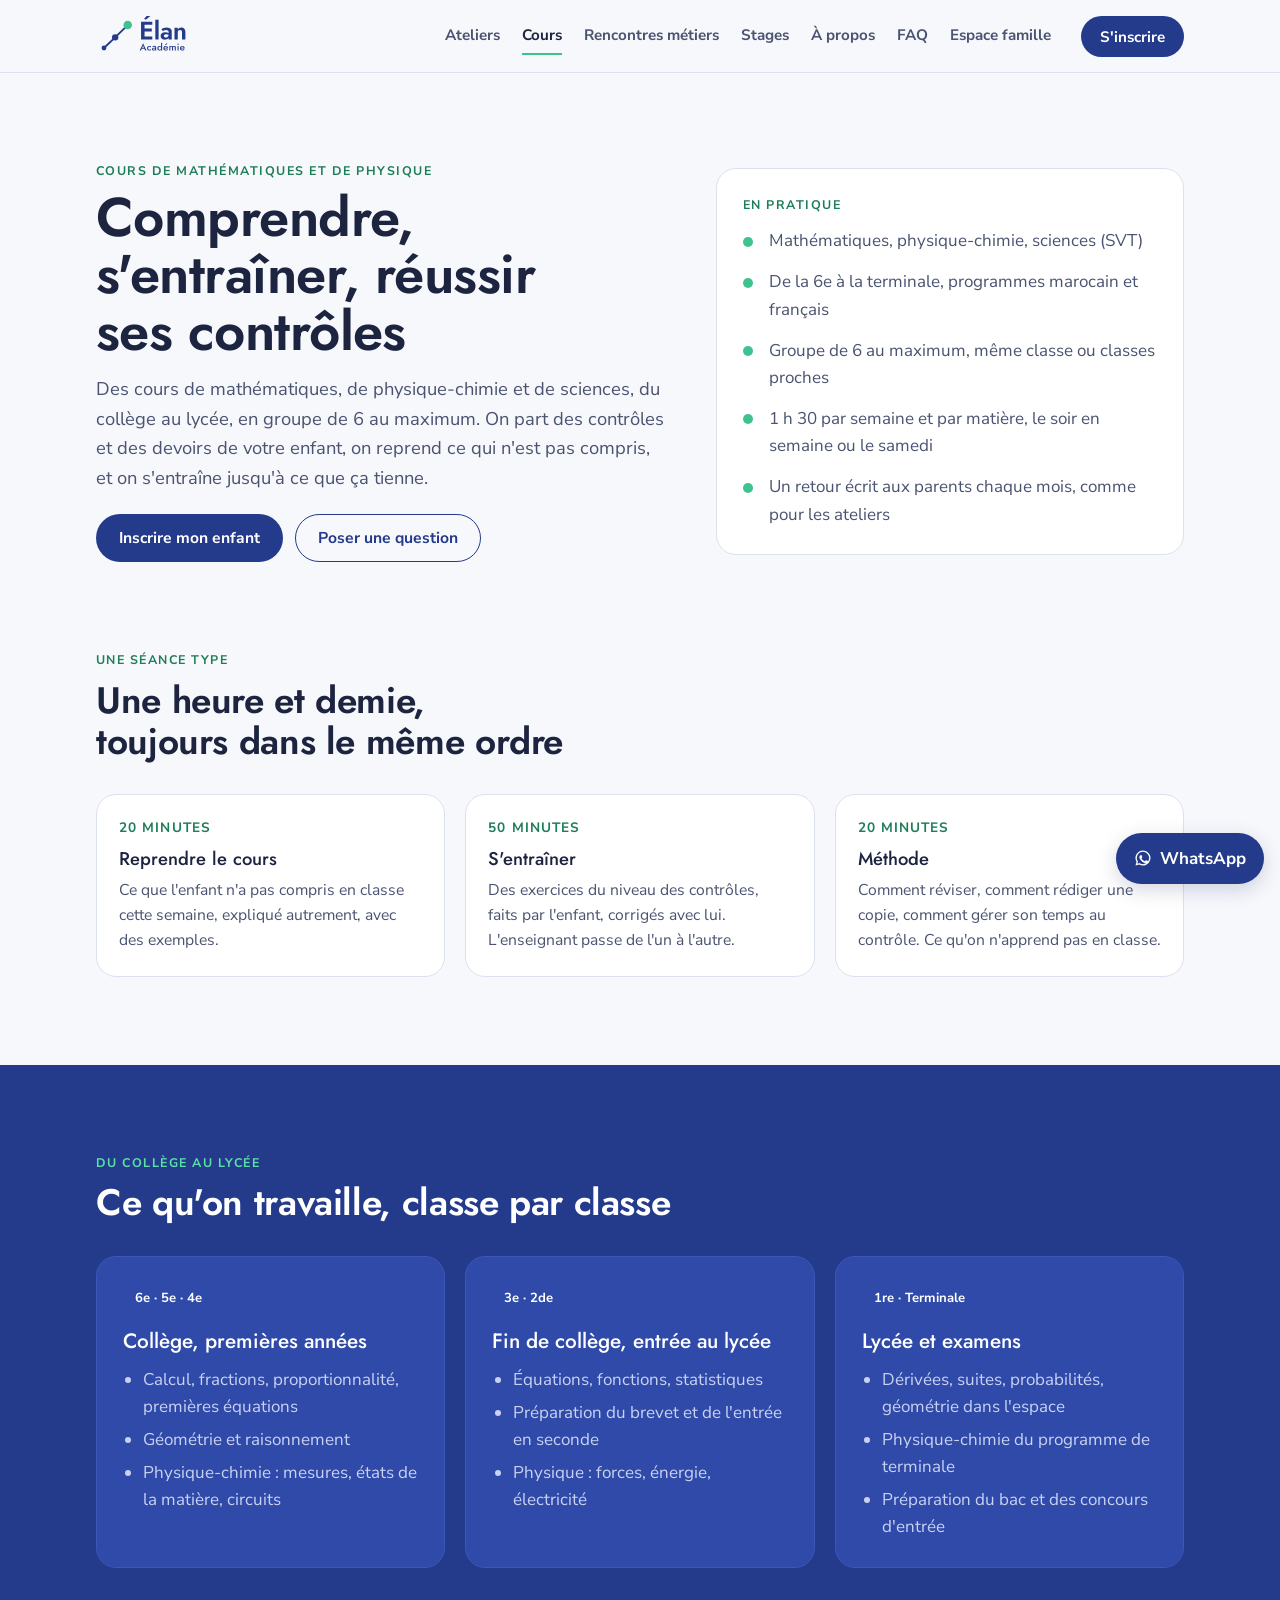
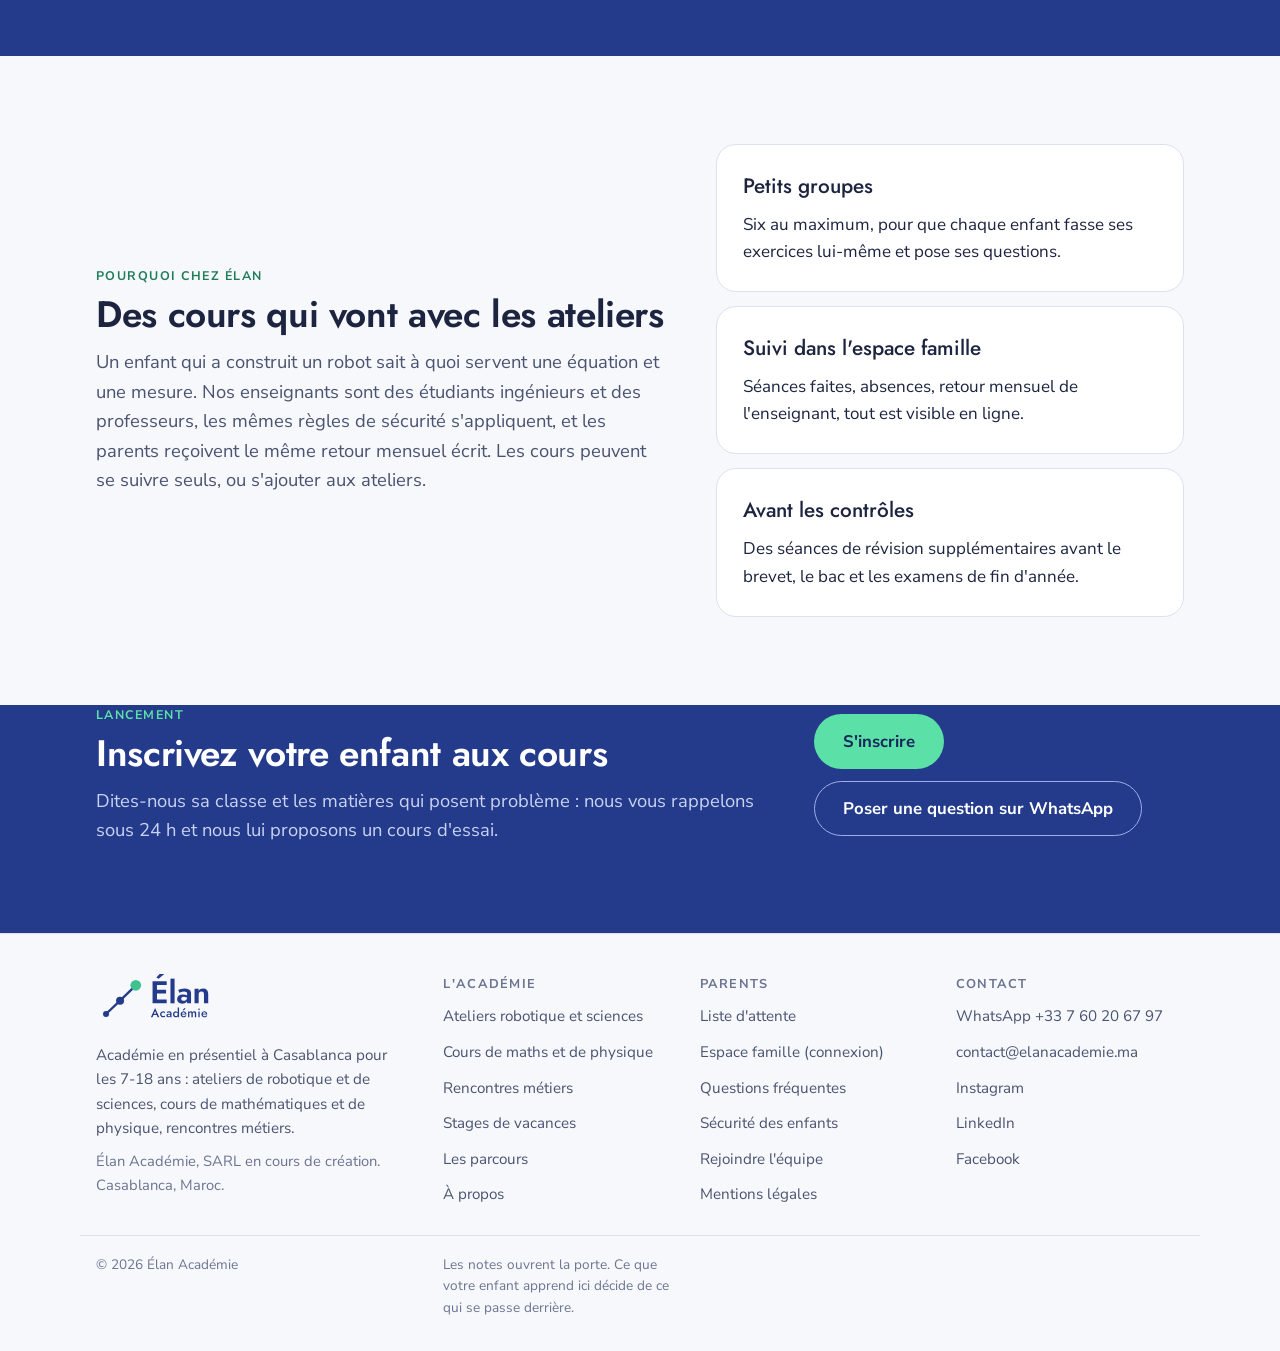
<file: cours.html>
<!doctype html>
<html lang="fr" data-theme="light">
<head>
<meta charset="utf-8">
<meta name="viewport" content="width=device-width, initial-scale=1, viewport-fit=cover">
<title>Cours de mathématiques et de physique — Élan Académie</title>
<meta name="description" content="Cours de mathématiques, de physique-chimie et de sciences à Casablanca, du collège au lycée, en groupe de 6 au maximum : reprendre le cours, s'entraîner, préparer les contrôles et les examens.">
<meta property="og:title" content="Cours de mathématiques et de physique — Élan Académie"><meta property="og:description" content="Cours de mathématiques, de physique-chimie et de sciences à Casablanca, du collège au lycée, en groupe de 6 au maximum : reprendre le cours, s'entraîner, préparer les contrôles et les examens."><meta property="og:type" content="website"><meta property="og:locale" content="fr_MA">
<link rel="icon" href="data:image/svg+xml,%3Csvg%20xmlns%3D%22http%3A//www.w3.org/2000/svg%22%20viewBox%3D%220%200%20300%20300%22%20width%3D%2264%22%20height%3D%2264%22%3E%3Cpath%20d%3D%22M60%20240L144%20160%22%20stroke%3D%22%23243B8C%22%20stroke-width%3D%2214%22%20stroke-linecap%3D%22round%22%20fill%3D%22none%22/%3E%3Cpath%20d%3D%22M144%20160L238%2068%22%20stroke%3D%22%23243B8C%22%20stroke-width%3D%2214%22%20stroke-linecap%3D%22round%22%20fill%3D%22none%22/%3E%3Ccircle%20cx%3D%2260%22%20cy%3D%22240%22%20r%3D%2218%22%20fill%3D%22%23243B8C%22/%3E%3Ccircle%20cx%3D%22144%22%20cy%3D%22160%22%20r%3D%2224%22%20fill%3D%22%23243B8C%22/%3E%3Ccircle%20cx%3D%22238%22%20cy%3D%2268%22%20r%3D%2232%22%20fill%3D%22%233EC28F%22/%3E%3C/svg%3E">
<link rel="preconnect" href="https://fonts.googleapis.com"><link rel="preconnect" href="https://fonts.gstatic.com" crossorigin><link rel="stylesheet" href="https://fonts.googleapis.com/css2?family=Jost:wght@500;600&family=Nunito+Sans:wght@400;700&display=swap">
<link rel="stylesheet" href="assets/site.css">
<link rel="manifest" href="app/manifest.webmanifest">
<link rel="apple-touch-icon" href="app/icons/apple-touch-icon.png">
<meta name="theme-color" content="#F7F8FC">
<meta name="color-scheme" content="light">
<meta name="apple-mobile-web-app-capable" content="yes">
<meta name="apple-mobile-web-app-title" content="Élan">
<script src="app/config.js"></script>
</head>
<body>
<header class="site-header">
  <div class="wrap">
    <a class="brand logo-switch" href="index.html" aria-label="Élan Académie, accueil">
      <img class="logo-light" src="assets/logo-horizontal.svg" alt="Élan Académie" width="94" height="40">
      <img class="logo-dark" src="assets/logo-horizontal-negatif.svg" alt="" width="94" height="40">
    </a>
    <button class="nav-toggle" type="button" aria-expanded="false" aria-controls="nav">Menu</button>
    <nav class="nav" id="nav" aria-label="Navigation principale"><a href="programme.html">Ateliers</a><a href="cours.html" aria-current="page">Cours</a><a href="metiers.html">Rencontres métiers</a><a href="stages.html">Stages</a><a href="a-propos.html">À propos</a><a href="faq.html">FAQ</a><a href="app/">Espace famille</a><a class="btn btn-primary" href="inscription.html">S'inscrire</a></nav>
  </div>
</header>
<main>
<section class="section">
  <div class="wrap split">
    <div><p class="eyebrow">Cours de mathématiques et de physique</p><h1 style="margin-top:8px">Comprendre, s'entraîner, réussir ses contrôles</h1><p class="lead" style="margin-top:14px">Des cours de mathématiques, de physique-chimie et de sciences, du collège au lycée, en groupe de 6 au maximum. On part des contrôles et des devoirs de votre enfant, on reprend ce qui n'est pas compris, et on s'entraîne jusqu'à ce que ça tienne.</p><div class="btn-row" style="margin-top:22px"><a class="btn btn-primary" href="inscription.html">Inscrire mon enfant</a><a class="btn btn-secondary" data-wa="Bonjour, je souhaite des informations sur les cours de mathématiques et de physique d'Élan Académie." href="#">Poser une question</a></div></div>
    <div class="card"><p class="eyebrow">En pratique</p><ul class="checklist"><li>Mathématiques, physique-chimie, sciences (SVT)</li><li>De la 6e à la terminale, programmes marocain et français</li><li>Groupe de 6 au maximum, même classe ou classes proches</li><li>1 h 30 par semaine et par matière, le soir en semaine ou le samedi</li><li>Un retour écrit aux parents chaque mois, comme pour les ateliers</li></ul></div>
  </div>
</section>

<section class="section">
  <div class="wrap">
    <div class="section-head"><p class="eyebrow">Une séance type</p><h2>Une heure et demie, toujours dans le même ordre</h2></div>
    <div class="steps">
      <div class="step"><span class="when">20 minutes</span><h3>Reprendre le cours</h3><p>Ce que l'enfant n'a pas compris en classe cette semaine, expliqué autrement, avec des exemples.</p></div>
      <div class="step"><span class="when">50 minutes</span><h3>S'entraîner</h3><p>Des exercices du niveau des contrôles, faits par l'enfant, corrigés avec lui. L'enseignant passe de l'un à l'autre.</p></div>
      <div class="step"><span class="when">20 minutes</span><h3>Méthode</h3><p>Comment réviser, comment rédiger une copie, comment gérer son temps au contrôle. Ce qu'on n'apprend pas en classe.</p></div>
    </div>
  </div>
</section>

<section class="section band" style="padding-top:clamp(48px,7vw,88px)">
  <div class="wrap">
    <div class="section-head"><p class="eyebrow">Du collège au lycée</p><h2>Ce qu'on travaille, classe par classe</h2></div>
    <div class="grid grid-3">
      <article class="card"><span class="pill">6e · 5e · 4e</span><h3>Collège, premières années</h3><ul><li>Calcul, fractions, proportionnalité, premières équations</li><li>Géométrie et raisonnement</li><li>Physique-chimie : mesures, états de la matière, circuits</li></ul></article>
      <article class="card"><span class="pill">3e · 2de</span><h3>Fin de collège, entrée au lycée</h3><ul><li>Équations, fonctions, statistiques</li><li>Préparation du brevet et de l'entrée en seconde</li><li>Physique : forces, énergie, électricité</li></ul></article>
      <article class="card"><span class="pill">1re · Terminale</span><h3>Lycée et examens</h3><ul><li>Dérivées, suites, probabilités, géométrie dans l'espace</li><li>Physique-chimie du programme de terminale</li><li>Préparation du bac et des concours d'entrée</li></ul></article>
    </div>
  </div>
</section>

<section class="section" style="padding-top:clamp(48px,7vw,88px)">
  <div class="wrap split">
    <div><p class="eyebrow">Pourquoi chez Élan</p><h2 style="margin-top:8px">Des cours qui vont avec les ateliers</h2><p class="lead" style="margin-top:12px">Un enfant qui a construit un robot sait à quoi servent une équation et une mesure. Nos enseignants sont des étudiants ingénieurs et des professeurs, les mêmes règles de sécurité s'appliquent, et les parents reçoivent le même retour mensuel écrit. Les cours peuvent se suivre seuls, ou s'ajouter aux ateliers.</p></div>
    <div class="grid" style="gap:14px">
      <div class="card"><h3>Petits groupes</h3><p>Six au maximum, pour que chaque enfant fasse ses exercices lui-même et pose ses questions.</p></div>
      <div class="card"><h3>Suivi dans l'espace famille</h3><p>Séances faites, absences, retour mensuel de l'enseignant, tout est visible en ligne.</p></div>
      <div class="card"><h3>Avant les contrôles</h3><p>Des séances de révision supplémentaires avant le brevet, le bac et les examens de fin d'année.</p></div>
    </div>
  </div>
</section>

<section class="band cta-band section">
  <div class="wrap">
    <div><p class="eyebrow">Lancement</p><h2 style="margin-top:8px">Inscrivez votre enfant aux cours</h2><p class="lead" style="margin-top:12px">Dites-nous sa classe et les matières qui posent problème : nous vous rappelons sous 24 h et nous lui proposons un cours d'essai.</p></div>
    <div class="btn-row"><a class="btn btn-primary btn-lg" href="inscription.html">S'inscrire</a><a class="btn btn-secondary btn-lg" data-wa="Bonjour, j'ai une question sur Élan Académie." href="#">Poser une question sur WhatsApp</a></div>
  </div>
</section>
</main>
<footer class="site-footer">
  <div class="wrap">
    <div class="logo-switch">
      <img class="logo-light" src="assets/logo-horizontal.svg" alt="Élan Académie" width="118" height="50" style="height:50px;width:auto">
      <img class="logo-dark" src="assets/logo-horizontal-negatif.svg" alt="" width="118" height="50" style="height:50px;width:auto">
      <p style="margin-top:12px;max-width:34ch">Académie en présentiel à Casablanca pour les 7-18 ans : ateliers de robotique et de sciences, cours de mathématiques et de physique, rencontres métiers.</p>
      <p class="small muted" style="margin-top:10px">Élan Académie, SARL en cours de création. Casablanca, Maroc.</p>
    </div>
    <div>
      <h4>L'académie</h4>
      <ul><li><a href="programme.html">Ateliers robotique et sciences</a></li><li><a href="cours.html">Cours de maths et de physique</a></li><li><a href="metiers.html">Rencontres métiers</a></li><li><a href="stages.html">Stages de vacances</a></li><li><a href="parcours.html">Les parcours</a></li><li><a href="a-propos.html">À propos</a></li></ul>
    </div>
    <div>
      <h4>Parents</h4>
      <ul><li><a href="inscription.html">Liste d'attente</a></li><li><a href="app/">Espace famille (connexion)</a></li><li><a href="faq.html">Questions fréquentes</a></li><li><a href="a-propos.html#securite">Sécurité des enfants</a></li><li><a href="candidature.html">Rejoindre l'équipe</a></li><li><a href="mentions-legales.html">Mentions légales</a></li></ul>
    </div>
    <div>
      <h4>Contact</h4>
      <ul><li><a data-wa="" href="#">WhatsApp <span data-wa-number></span></a></li><li><span data-email></span></li><li><a data-instagram href="#" target="_blank" rel="noopener">Instagram</a></li><li><a data-linkedin href="#" target="_blank" rel="noopener">LinkedIn</a></li><li><a data-facebook href="#" target="_blank" rel="noopener">Facebook</a></li></ul>
    </div>
  </div>
  <div class="wrap footer-bottom"><span>© <span data-year></span> Élan Académie</span><span>Les notes ouvrent la porte. Ce que votre enfant apprend ici décide de ce qui se passe derrière.</span></div>
</footer>
<a class="wa-float" data-wa="Bonjour, j'ai une question sur Élan Académie." href="#"><svg viewBox="0 0 24 24" aria-hidden="true" fill="currentColor"><path d="M12 2a10 10 0 0 0-8.6 15.1L2 22l5-1.3A10 10 0 1 0 12 2zm0 1.8a8.2 8.2 0 0 1 0 16.4 8.2 8.2 0 0 1-4.2-1.2l-.3-.2-3 .8.8-2.9-.2-.3A8.2 8.2 0 0 1 12 3.8zm-3 4.4c-.2 0-.5 0-.8.4-.3.3-1 1-1 2.4s1 2.8 1.2 3c.1.2 2 3.2 5 4.4 2.5 1 3 .8 3.5.7.5 0 1.7-.7 1.9-1.4.2-.7.2-1.2.2-1.4-.1-.1-.3-.2-.6-.3l-2-1c-.3-.1-.5-.1-.7.1l-.9 1.1c-.2.2-.3.2-.6.1-.3-.2-1.3-.5-2.4-1.5-.9-.8-1.5-1.8-1.7-2.1-.2-.3 0-.5.1-.6l.5-.5.3-.5v-.5l-.9-2.2c-.2-.5-.4-.4-.6-.4h-.5z"/></svg> WhatsApp</a>
<script src="assets/site.js"></script>
<script>if ("serviceWorker" in navigator && location.protocol === "https:") navigator.serviceWorker.register("sw.js").catch(function () {});</script>
</body>
</html>
</file>
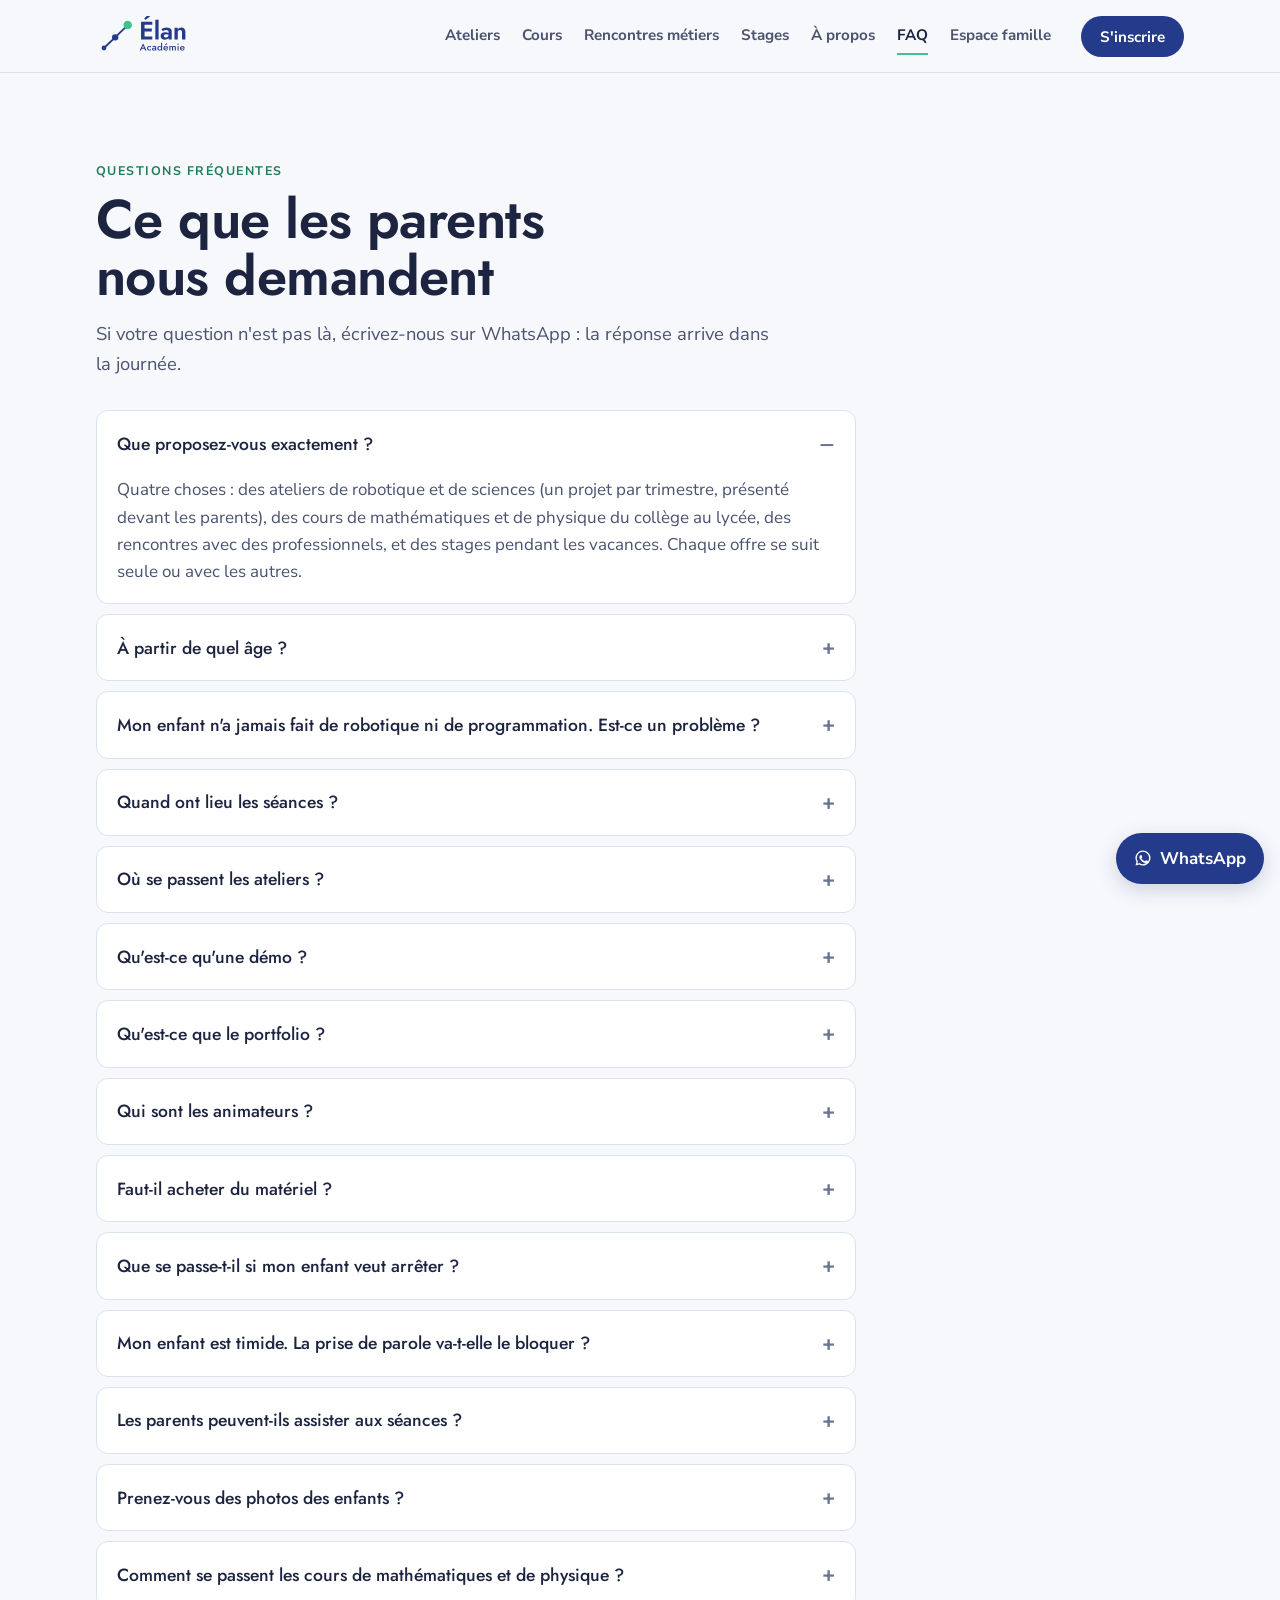
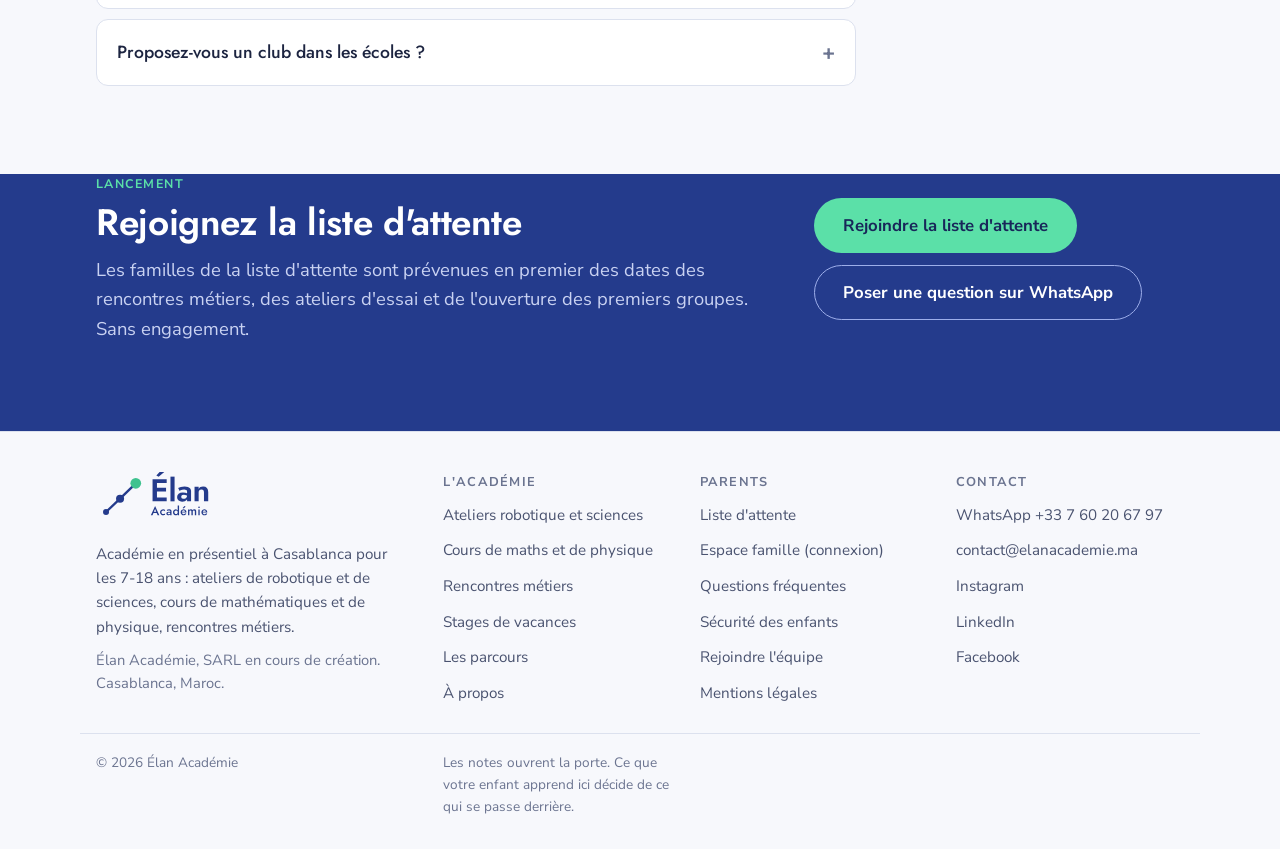
<file: faq.html>
<!doctype html>
<html lang="fr" data-theme="light">
<head>
<meta charset="utf-8">
<meta name="viewport" content="width=device-width, initial-scale=1, viewport-fit=cover">
<title>Questions fréquentes — Élan Académie</title>
<meta name="description" content="Les réponses aux questions des parents sur Élan Académie : âges, horaires, lieu, sécurité, matériel, démos, portfolio.">
<meta property="og:title" content="Questions fréquentes — Élan Académie"><meta property="og:description" content="Les réponses aux questions des parents sur Élan Académie : âges, horaires, lieu, sécurité, matériel, démos, portfolio."><meta property="og:type" content="website"><meta property="og:locale" content="fr_MA">
<link rel="icon" href="data:image/svg+xml,%3Csvg%20xmlns%3D%22http%3A//www.w3.org/2000/svg%22%20viewBox%3D%220%200%20300%20300%22%20width%3D%2264%22%20height%3D%2264%22%3E%3Cpath%20d%3D%22M60%20240L144%20160%22%20stroke%3D%22%23243B8C%22%20stroke-width%3D%2214%22%20stroke-linecap%3D%22round%22%20fill%3D%22none%22/%3E%3Cpath%20d%3D%22M144%20160L238%2068%22%20stroke%3D%22%23243B8C%22%20stroke-width%3D%2214%22%20stroke-linecap%3D%22round%22%20fill%3D%22none%22/%3E%3Ccircle%20cx%3D%2260%22%20cy%3D%22240%22%20r%3D%2218%22%20fill%3D%22%23243B8C%22/%3E%3Ccircle%20cx%3D%22144%22%20cy%3D%22160%22%20r%3D%2224%22%20fill%3D%22%23243B8C%22/%3E%3Ccircle%20cx%3D%22238%22%20cy%3D%2268%22%20r%3D%2232%22%20fill%3D%22%233EC28F%22/%3E%3C/svg%3E">
<link rel="preconnect" href="https://fonts.googleapis.com"><link rel="preconnect" href="https://fonts.gstatic.com" crossorigin><link rel="stylesheet" href="https://fonts.googleapis.com/css2?family=Jost:wght@500;600&family=Nunito+Sans:wght@400;700&display=swap">
<link rel="stylesheet" href="assets/site.css">
<link rel="manifest" href="app/manifest.webmanifest">
<link rel="apple-touch-icon" href="app/icons/apple-touch-icon.png">
<meta name="theme-color" content="#F7F8FC">
<meta name="color-scheme" content="light">
<meta name="apple-mobile-web-app-capable" content="yes">
<meta name="apple-mobile-web-app-title" content="Élan">
<script src="app/config.js"></script>
</head>
<body>
<header class="site-header">
  <div class="wrap">
    <a class="brand logo-switch" href="index.html" aria-label="Élan Académie, accueil">
      <img class="logo-light" src="assets/logo-horizontal.svg" alt="Élan Académie" width="94" height="40">
      <img class="logo-dark" src="assets/logo-horizontal-negatif.svg" alt="" width="94" height="40">
    </a>
    <button class="nav-toggle" type="button" aria-expanded="false" aria-controls="nav">Menu</button>
    <nav class="nav" id="nav" aria-label="Navigation principale"><a href="programme.html">Ateliers</a><a href="cours.html">Cours</a><a href="metiers.html">Rencontres métiers</a><a href="stages.html">Stages</a><a href="a-propos.html">À propos</a><a href="faq.html" aria-current="page">FAQ</a><a href="app/">Espace famille</a><a class="btn btn-primary" href="inscription.html">S'inscrire</a></nav>
  </div>
</header>
<main>
<section class="section">
  <div class="wrap">
    <div class="section-head"><p class="eyebrow">Questions fréquentes</p><h1>Ce que les parents nous demandent</h1><p class="lead">Si votre question n'est pas là, écrivez-nous sur WhatsApp : la réponse arrive dans la journée.</p></div>
    <div class="faq">
      <details open><summary>Que proposez-vous exactement ?</summary><p>Quatre choses : des ateliers de robotique et de sciences (un projet par trimestre, présenté devant les parents), des cours de mathématiques et de physique du collège au lycée, des rencontres avec des professionnels, et des stages pendant les vacances. Chaque offre se suit seule ou avec les autres.</p></details>
      <details><summary>À partir de quel âge ?</summary><p>Au lancement, deux groupes : Bâtisseurs (10-12 ans) et Argumentateurs (13-15 ans). Les Explorateurs (7-9 ans) et les Décideurs (16-18 ans) ouvrent la deuxième année. Les stages d'été accueillent les 10-15 ans.</p></details>
      <details><summary>Mon enfant n'a jamais fait de robotique ni de programmation. Est-ce un problème ?</summary><p>Non. Les projets du premier trimestre partent de zéro, et les groupes mélangent les niveaux de départ. Ce qui compte, c'est la curiosité et l'envie de finir ce qu'on commence.</p></details>
      <details><summary>Quand ont lieu les séances ?</summary><p>Le samedi ou le mercredi, 2 heures par semaine, 32 séances sur l'année scolaire, hors vacances. Les horaires exacts sont confirmés avec les familles de la liste d'attente avant l'ouverture des groupes.</p></details>
      <details><summary>Où se passent les ateliers ?</summary><p>À Casablanca, dans une salle louée les jours d'atelier, du côté d'Anfa ou de Maârif. L'adresse est communiquée aux familles inscrites. Les premières rencontres métiers ont lieu en visio.</p></details>
      <details><summary>Qu'est-ce qu'une démo ?</summary><p>Toutes les huit semaines, chaque enfant présente son projet devant les parents du groupe : ce qu'il a fait, ce qui a marché, ce qu'il ferait autrement. 5 à 8 minutes, puis les questions du public. C'est le moment le plus important du trimestre.</p></details>
      <details><summary>Qu'est-ce que le portfolio ?</summary><p>Un espace en ligne propre à votre enfant, où chaque projet est rangé avec des photos, la vidéo de la démo, son carnet et ses badges. Il le suit d'une année sur l'autre et il peut le montrer plus tard, à une école ou à un employeur.</p></details>
      <details><summary>Qui sont les animateurs ?</summary><p>Des étudiants ingénieurs en fin d'études, recrutés sur un atelier d'essai, formés à la méthode et suivis par le fondateur, qui anime lui-même les premiers groupes. Casier judiciaire vérifié, jamais seuls avec un enfant.</p></details>
      <details><summary>Faut-il acheter du matériel ?</summary><p>Non. Les kits LEGO SPIKE, micro:bit, Arduino et l'imprimante 3D sont fournis. Les enfants repartent avec leur projet quand c'est possible, et toujours avec sa trace dans le portfolio.</p></details>
      <details><summary>Que se passe-t-il si mon enfant veut arrêter ?</summary><p>On ne force pas un enfant à continuer : on en parle avec lui et avec vous à la fin du trimestre en cours, et on cherche ensemble ce qui lui conviendrait mieux.</p></details>
      <details><summary>Mon enfant est timide. La prise de parole va-t-elle le bloquer ?</summary><p>C'est souvent pour lui que ça compte le plus. On commence en binôme, trois minutes, devant le groupe seulement. La présentation devant les parents vient après, quand il est prêt. Personne n'est mis en difficulté en public.</p></details>
      <details><summary>Les parents peuvent-ils assister aux séances ?</summary><p>Aux démos, oui, c'est fait pour ça. Aux séances ordinaires, non : les enfants travaillent mieux sans public. Vous recevez un retour écrit chaque mois.</p></details>
      <details><summary>Prenez-vous des photos des enfants ?</summary><p>Uniquement avec votre autorisation écrite, dans le protocole d'accueil. Sans elle, aucune image de votre enfant n'est publiée, et les démos sont filmées sur les projets, pas sur les visages.</p></details>
      <details><summary>Comment se passent les cours de mathématiques et de physique ?</summary><p>En groupe de 6 au maximum, 1 h 30 par semaine et par matière, le soir en semaine ou le samedi. Chaque séance reprend le cours, fait travailler des exercices du niveau des contrôles et apprend une méthode. Le détail est sur la page <a href="cours.html">Cours</a>.</p></details>
      <details><summary>Proposez-vous un club dans les écoles ?</summary><p>Oui, une version allégée du parcours, 1 h 30 par semaine dans l'école, avec notre matériel et notre animateur. Les écoles intéressées peuvent nous écrire.</p></details>
    </div>
  </div>
</section>

<section class="band cta-band section">
  <div class="wrap">
    <div><p class="eyebrow">Lancement</p><h2 style="margin-top:8px">Rejoignez la liste d'attente</h2><p class="lead" style="margin-top:12px">Les familles de la liste d'attente sont prévenues en premier des dates des rencontres métiers, des ateliers d'essai et de l'ouverture des premiers groupes. Sans engagement.</p></div>
    <div class="btn-row"><a class="btn btn-primary btn-lg" href="inscription.html">Rejoindre la liste d'attente</a><a class="btn btn-secondary btn-lg" data-wa="Bonjour, j'ai une question sur Élan Académie." href="#">Poser une question sur WhatsApp</a></div>
  </div>
</section>
</main>
<footer class="site-footer">
  <div class="wrap">
    <div class="logo-switch">
      <img class="logo-light" src="assets/logo-horizontal.svg" alt="Élan Académie" width="118" height="50" style="height:50px;width:auto">
      <img class="logo-dark" src="assets/logo-horizontal-negatif.svg" alt="" width="118" height="50" style="height:50px;width:auto">
      <p style="margin-top:12px;max-width:34ch">Académie en présentiel à Casablanca pour les 7-18 ans : ateliers de robotique et de sciences, cours de mathématiques et de physique, rencontres métiers.</p>
      <p class="small muted" style="margin-top:10px">Élan Académie, SARL en cours de création. Casablanca, Maroc.</p>
    </div>
    <div>
      <h4>L'académie</h4>
      <ul><li><a href="programme.html">Ateliers robotique et sciences</a></li><li><a href="cours.html">Cours de maths et de physique</a></li><li><a href="metiers.html">Rencontres métiers</a></li><li><a href="stages.html">Stages de vacances</a></li><li><a href="parcours.html">Les parcours</a></li><li><a href="a-propos.html">À propos</a></li></ul>
    </div>
    <div>
      <h4>Parents</h4>
      <ul><li><a href="inscription.html">Liste d'attente</a></li><li><a href="app/">Espace famille (connexion)</a></li><li><a href="faq.html">Questions fréquentes</a></li><li><a href="a-propos.html#securite">Sécurité des enfants</a></li><li><a href="candidature.html">Rejoindre l'équipe</a></li><li><a href="mentions-legales.html">Mentions légales</a></li></ul>
    </div>
    <div>
      <h4>Contact</h4>
      <ul><li><a data-wa="" href="#">WhatsApp <span data-wa-number></span></a></li><li><span data-email></span></li><li><a data-instagram href="#" target="_blank" rel="noopener">Instagram</a></li><li><a data-linkedin href="#" target="_blank" rel="noopener">LinkedIn</a></li><li><a data-facebook href="#" target="_blank" rel="noopener">Facebook</a></li></ul>
    </div>
  </div>
  <div class="wrap footer-bottom"><span>© <span data-year></span> Élan Académie</span><span>Les notes ouvrent la porte. Ce que votre enfant apprend ici décide de ce qui se passe derrière.</span></div>
</footer>
<a class="wa-float" data-wa="Bonjour, j'ai une question sur Élan Académie." href="#"><svg viewBox="0 0 24 24" aria-hidden="true" fill="currentColor"><path d="M12 2a10 10 0 0 0-8.6 15.1L2 22l5-1.3A10 10 0 1 0 12 2zm0 1.8a8.2 8.2 0 0 1 0 16.4 8.2 8.2 0 0 1-4.2-1.2l-.3-.2-3 .8.8-2.9-.2-.3A8.2 8.2 0 0 1 12 3.8zm-3 4.4c-.2 0-.5 0-.8.4-.3.3-1 1-1 2.4s1 2.8 1.2 3c.1.2 2 3.2 5 4.4 2.5 1 3 .8 3.5.7.5 0 1.7-.7 1.9-1.4.2-.7.2-1.2.2-1.4-.1-.1-.3-.2-.6-.3l-2-1c-.3-.1-.5-.1-.7.1l-.9 1.1c-.2.2-.3.2-.6.1-.3-.2-1.3-.5-2.4-1.5-.9-.8-1.5-1.8-1.7-2.1-.2-.3 0-.5.1-.6l.5-.5.3-.5v-.5l-.9-2.2c-.2-.5-.4-.4-.6-.4h-.5z"/></svg> WhatsApp</a>
<script src="assets/site.js"></script>
<script>if ("serviceWorker" in navigator && location.protocol === "https:") navigator.serviceWorker.register("sw.js").catch(function () {});</script>
</body>
</html>
</file>
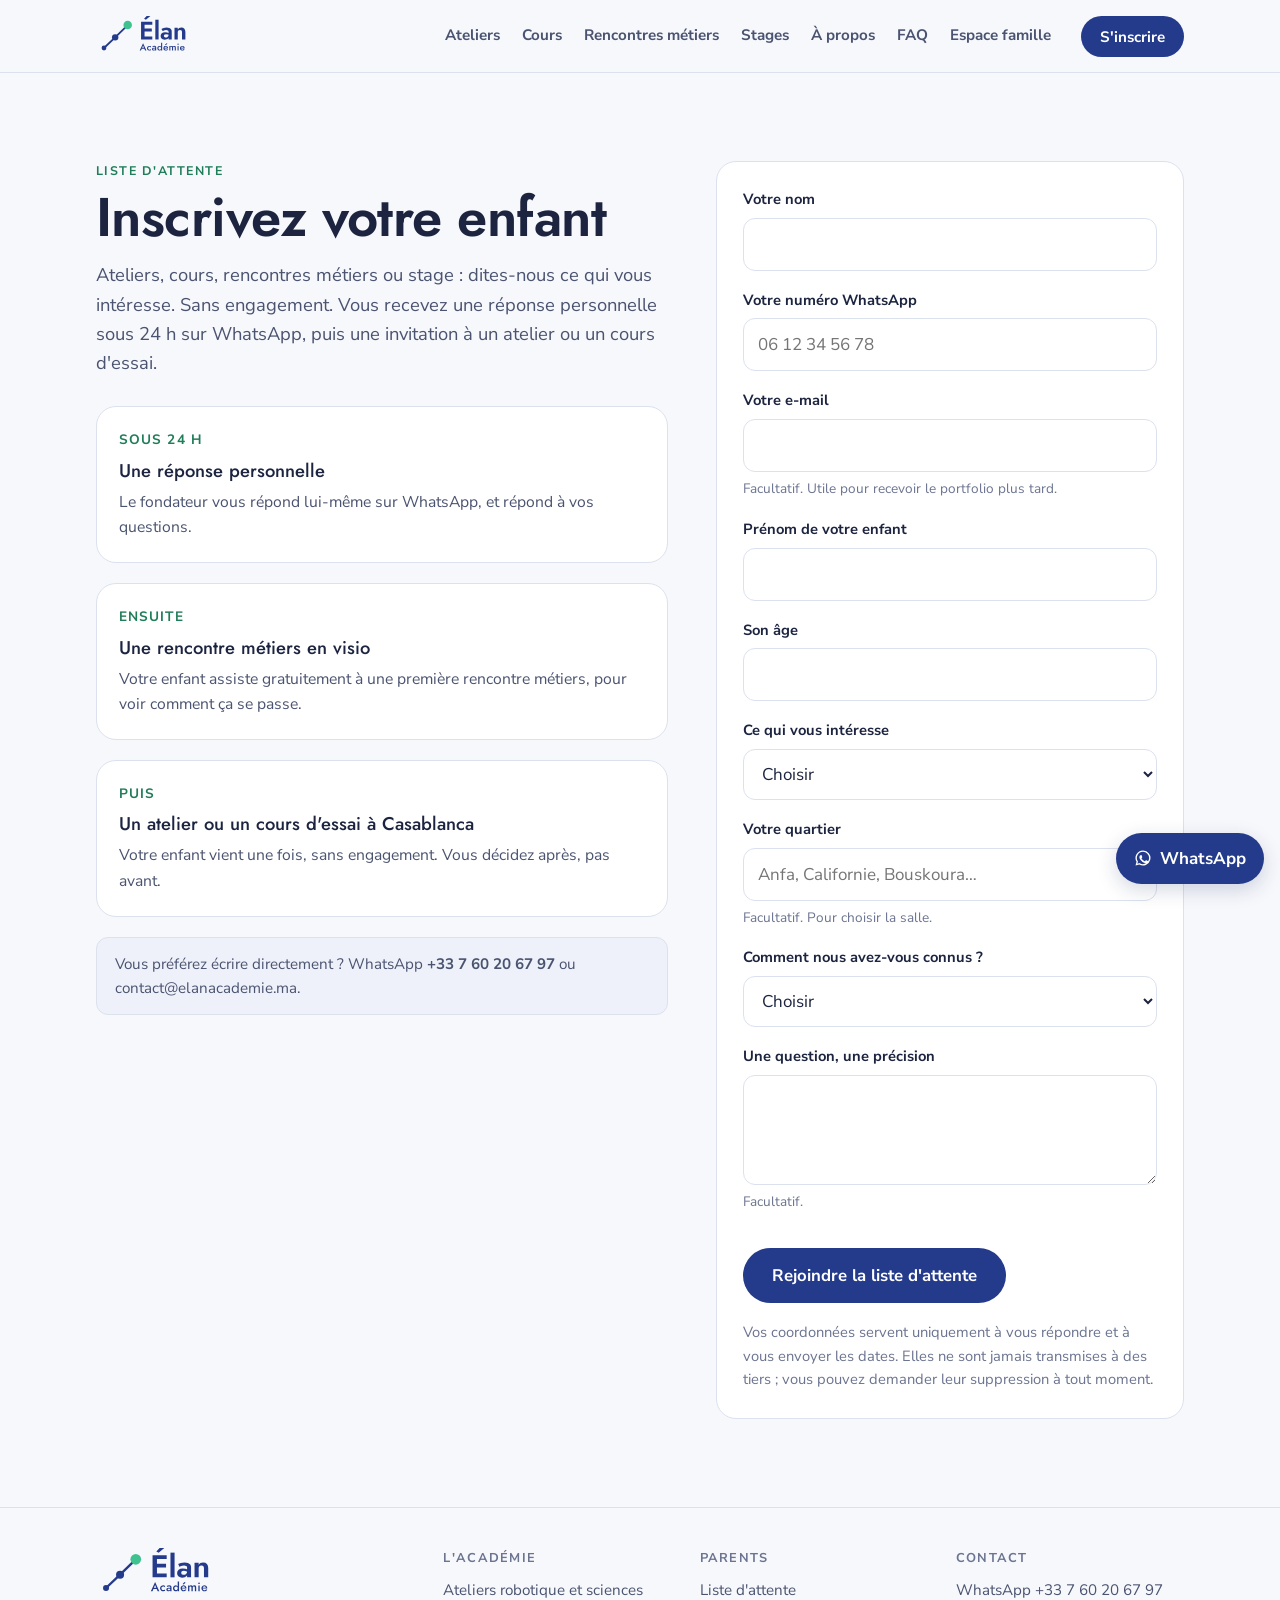
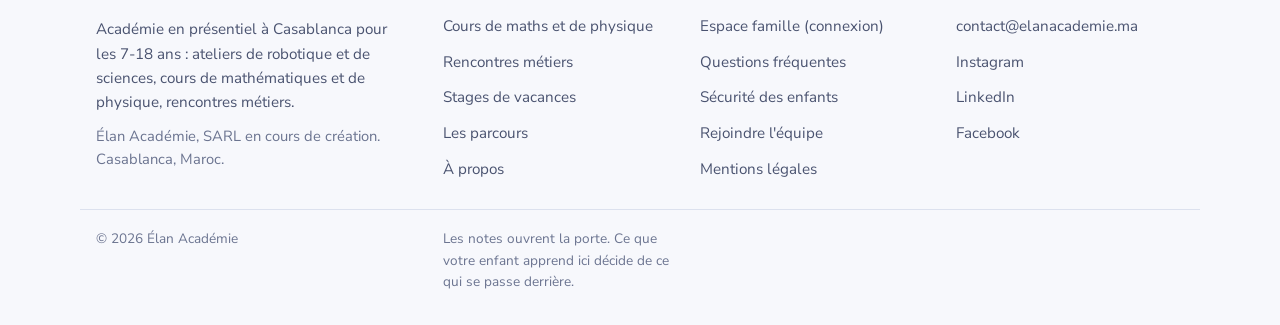
<file: inscription.html>
<!doctype html>
<html lang="fr" data-theme="light">
<head>
<meta charset="utf-8">
<meta name="viewport" content="width=device-width, initial-scale=1, viewport-fit=cover">
<title>Liste d'attente — Élan Académie</title>
<meta name="description" content="Inscrivez votre enfant sur la liste d'attente d'Élan Académie : réponse sous 24 h sur WhatsApp, dates des rencontres métiers et des ateliers d'essai en priorité.">
<meta property="og:title" content="Liste d'attente — Élan Académie"><meta property="og:description" content="Inscrivez votre enfant sur la liste d'attente d'Élan Académie : réponse sous 24 h sur WhatsApp, dates des rencontres métiers et des ateliers d'essai en priorité."><meta property="og:type" content="website"><meta property="og:locale" content="fr_MA">
<link rel="icon" href="data:image/svg+xml,%3Csvg%20xmlns%3D%22http%3A//www.w3.org/2000/svg%22%20viewBox%3D%220%200%20300%20300%22%20width%3D%2264%22%20height%3D%2264%22%3E%3Cpath%20d%3D%22M60%20240L144%20160%22%20stroke%3D%22%23243B8C%22%20stroke-width%3D%2214%22%20stroke-linecap%3D%22round%22%20fill%3D%22none%22/%3E%3Cpath%20d%3D%22M144%20160L238%2068%22%20stroke%3D%22%23243B8C%22%20stroke-width%3D%2214%22%20stroke-linecap%3D%22round%22%20fill%3D%22none%22/%3E%3Ccircle%20cx%3D%2260%22%20cy%3D%22240%22%20r%3D%2218%22%20fill%3D%22%23243B8C%22/%3E%3Ccircle%20cx%3D%22144%22%20cy%3D%22160%22%20r%3D%2224%22%20fill%3D%22%23243B8C%22/%3E%3Ccircle%20cx%3D%22238%22%20cy%3D%2268%22%20r%3D%2232%22%20fill%3D%22%233EC28F%22/%3E%3C/svg%3E">
<link rel="preconnect" href="https://fonts.googleapis.com"><link rel="preconnect" href="https://fonts.gstatic.com" crossorigin><link rel="stylesheet" href="https://fonts.googleapis.com/css2?family=Jost:wght@500;600&family=Nunito+Sans:wght@400;700&display=swap">
<link rel="stylesheet" href="assets/site.css">
<link rel="manifest" href="app/manifest.webmanifest">
<link rel="apple-touch-icon" href="app/icons/apple-touch-icon.png">
<meta name="theme-color" content="#F7F8FC">
<meta name="color-scheme" content="light">
<meta name="apple-mobile-web-app-capable" content="yes">
<meta name="apple-mobile-web-app-title" content="Élan">
<script src="app/config.js"></script>
</head>
<body>
<header class="site-header">
  <div class="wrap">
    <a class="brand logo-switch" href="index.html" aria-label="Élan Académie, accueil">
      <img class="logo-light" src="assets/logo-horizontal.svg" alt="Élan Académie" width="94" height="40">
      <img class="logo-dark" src="assets/logo-horizontal-negatif.svg" alt="" width="94" height="40">
    </a>
    <button class="nav-toggle" type="button" aria-expanded="false" aria-controls="nav">Menu</button>
    <nav class="nav" id="nav" aria-label="Navigation principale"><a href="programme.html">Ateliers</a><a href="cours.html">Cours</a><a href="metiers.html">Rencontres métiers</a><a href="stages.html">Stages</a><a href="a-propos.html">À propos</a><a href="faq.html">FAQ</a><a href="app/">Espace famille</a><a class="btn btn-primary" href="inscription.html">S'inscrire</a></nav>
  </div>
</header>
<main>
<section class="section">
  <div class="wrap split" style="align-items:start">
    <div>
      <p class="eyebrow">Liste d'attente</p>
      <h1 style="margin-top:8px">Inscrivez votre enfant</h1>
      <p class="lead" style="margin-top:14px">Ateliers, cours, rencontres métiers ou stage : dites-nous ce qui vous intéresse. Sans engagement. Vous recevez une réponse personnelle sous 24 h sur WhatsApp, puis une invitation à un atelier ou un cours d'essai.</p>
      <div class="steps" style="grid-template-columns:1fr;margin-top:28px">
        <div class="step"><span class="when">Sous 24 h</span><h3>Une réponse personnelle</h3><p>Le fondateur vous répond lui-même sur WhatsApp, et répond à vos questions.</p></div>
        <div class="step"><span class="when">Ensuite</span><h3>Une rencontre métiers en visio</h3><p>Votre enfant assiste gratuitement à une première rencontre métiers, pour voir comment ça se passe.</p></div>
        <div class="step"><span class="when">Puis</span><h3>Un atelier ou un cours d'essai à Casablanca</h3><p>Votre enfant vient une fois, sans engagement. Vous décidez après, pas avant.</p></div>
      </div>
      <p class="notice" style="margin-top:20px">Vous préférez écrire directement ? WhatsApp <strong data-wa-number></strong> ou <span data-email></span>.</p>
    </div>
    <div>
      <form class="form card" id="form-liste" novalidate>
        <div class="row">
          <div class="field"><label for="parent">Votre nom</label><input id="parent" name="parent" type="text" autocomplete="name" required></div>
          <div class="field"><label for="telephone">Votre numéro WhatsApp</label><input id="telephone" name="telephone" type="tel" inputmode="tel" autocomplete="tel" placeholder="06 12 34 56 78" required></div>
        </div>
        <div class="field"><label for="email">Votre e-mail</label><input id="email" name="email" type="email" autocomplete="email"><span class="hint">Facultatif. Utile pour recevoir le portfolio plus tard.</span></div>
        <div class="row">
          <div class="field"><label for="enfant">Prénom de votre enfant</label><input id="enfant" name="enfant" type="text" required></div>
          <div class="field"><label for="age">Son âge</label><input id="age" name="age" type="number" inputmode="numeric" min="7" max="18" required></div>
        </div>
        <div class="field"><label for="interet">Ce qui vous intéresse</label><select id="interet" name="interet"><option value="">Choisir</option><option>Les ateliers robotique et sciences (samedi ou mercredi)</option><option>Les cours de mathématiques et de physique</option><option>Les ateliers et les cours</option><option>Un stage intensif pendant les vacances</option><option>Une rencontre métiers</option><option>Le bilan d'orientation (14-18 ans)</option><option>Je ne sais pas encore</option></select></div>
        <div class="row">
          <div class="field"><label for="quartier">Votre quartier</label><input id="quartier" name="quartier" type="text" placeholder="Anfa, Californie, Bouskoura…"><span class="hint">Facultatif. Pour choisir la salle.</span></div>
          <div class="field"><label for="source">Comment nous avez-vous connus ?</label><select id="source" name="source"><option value="">Choisir</option><option>Par un parent</option><option>Instagram ou Facebook</option><option>LinkedIn</option><option>L'école de mon enfant</option><option>Une rencontre métiers</option><option>Autre</option></select></div>
        </div>
        <div class="field"><label for="message">Une question, une précision</label><textarea id="message" name="message"></textarea><span class="hint">Facultatif.</span></div>
        <p class="error" id="form-erreur" aria-live="polite"></p>
        <div class="btn-row"><button class="btn btn-primary btn-lg" type="submit">Rejoindre la liste d'attente</button></div>
        <p class="small muted">Vos coordonnées servent uniquement à vous répondre et à vous envoyer les dates. Elles ne sont jamais transmises à des tiers ; vous pouvez demander leur suppression à tout moment.</p>
      </form>
      <div class="form-status" id="form-status" hidden>
        <p class="eyebrow">Liste d'attente</p>
        <h2 id="status-titre" style="font-size:1.5rem">Dernière étape : envoyez ce message sur WhatsApp</h2>
        <p id="status-texte" class="muted">Le bouton ouvre WhatsApp avec le message déjà rempli ; il ne reste qu'à l'envoyer.</p>
        <div class="btn-row"><a class="btn btn-primary btn-lg" id="ouvrir-whatsapp" href="#" target="_blank" rel="noopener">Ouvrir WhatsApp et envoyer</a><button class="btn btn-secondary" id="copier-message" type="button">Copier le message</button></div>
        <label for="message-apercu" class="small muted">Votre message</label>
        <textarea id="message-apercu" readonly></textarea>
        <p class="small muted">Numéro WhatsApp d'Élan Académie : <strong data-wa-number></strong></p>
      </div>
    </div>
  </div>
</section>
<div class="modal" id="modal-confirm" role="dialog" aria-modal="true" aria-labelledby="modal-titre" hidden>
  <div class="modal-box"><div class="check" aria-hidden="true">✓</div><h2 id="modal-titre">Vos informations ont bien été enregistrées</h2><p id="modal-texte">Merci. Nous vous répondons sous 24 h sur WhatsApp.</p><div class="btn-row"><button class="btn btn-primary" type="button" data-modal-close>Continuer</button></div></div>
</div>
</main>
<footer class="site-footer">
  <div class="wrap">
    <div class="logo-switch">
      <img class="logo-light" src="assets/logo-horizontal.svg" alt="Élan Académie" width="118" height="50" style="height:50px;width:auto">
      <img class="logo-dark" src="assets/logo-horizontal-negatif.svg" alt="" width="118" height="50" style="height:50px;width:auto">
      <p style="margin-top:12px;max-width:34ch">Académie en présentiel à Casablanca pour les 7-18 ans : ateliers de robotique et de sciences, cours de mathématiques et de physique, rencontres métiers.</p>
      <p class="small muted" style="margin-top:10px">Élan Académie, SARL en cours de création. Casablanca, Maroc.</p>
    </div>
    <div>
      <h4>L'académie</h4>
      <ul><li><a href="programme.html">Ateliers robotique et sciences</a></li><li><a href="cours.html">Cours de maths et de physique</a></li><li><a href="metiers.html">Rencontres métiers</a></li><li><a href="stages.html">Stages de vacances</a></li><li><a href="parcours.html">Les parcours</a></li><li><a href="a-propos.html">À propos</a></li></ul>
    </div>
    <div>
      <h4>Parents</h4>
      <ul><li><a href="inscription.html">Liste d'attente</a></li><li><a href="app/">Espace famille (connexion)</a></li><li><a href="faq.html">Questions fréquentes</a></li><li><a href="a-propos.html#securite">Sécurité des enfants</a></li><li><a href="candidature.html">Rejoindre l'équipe</a></li><li><a href="mentions-legales.html">Mentions légales</a></li></ul>
    </div>
    <div>
      <h4>Contact</h4>
      <ul><li><a data-wa="" href="#">WhatsApp <span data-wa-number></span></a></li><li><span data-email></span></li><li><a data-instagram href="#" target="_blank" rel="noopener">Instagram</a></li><li><a data-linkedin href="#" target="_blank" rel="noopener">LinkedIn</a></li><li><a data-facebook href="#" target="_blank" rel="noopener">Facebook</a></li></ul>
    </div>
  </div>
  <div class="wrap footer-bottom"><span>© <span data-year></span> Élan Académie</span><span>Les notes ouvrent la porte. Ce que votre enfant apprend ici décide de ce qui se passe derrière.</span></div>
</footer>
<a class="wa-float" data-wa="Bonjour, j'ai une question sur Élan Académie." href="#"><svg viewBox="0 0 24 24" aria-hidden="true" fill="currentColor"><path d="M12 2a10 10 0 0 0-8.6 15.1L2 22l5-1.3A10 10 0 1 0 12 2zm0 1.8a8.2 8.2 0 0 1 0 16.4 8.2 8.2 0 0 1-4.2-1.2l-.3-.2-3 .8.8-2.9-.2-.3A8.2 8.2 0 0 1 12 3.8zm-3 4.4c-.2 0-.5 0-.8.4-.3.3-1 1-1 2.4s1 2.8 1.2 3c.1.2 2 3.2 5 4.4 2.5 1 3 .8 3.5.7.5 0 1.7-.7 1.9-1.4.2-.7.2-1.2.2-1.4-.1-.1-.3-.2-.6-.3l-2-1c-.3-.1-.5-.1-.7.1l-.9 1.1c-.2.2-.3.2-.6.1-.3-.2-1.3-.5-2.4-1.5-.9-.8-1.5-1.8-1.7-2.1-.2-.3 0-.5.1-.6l.5-.5.3-.5v-.5l-.9-2.2c-.2-.5-.4-.4-.6-.4h-.5z"/></svg> WhatsApp</a>
<script src="assets/site.js"></script>
<script>if ("serviceWorker" in navigator && location.protocol === "https:") navigator.serviceWorker.register("sw.js").catch(function () {});</script>
</body>
</html>
</file>
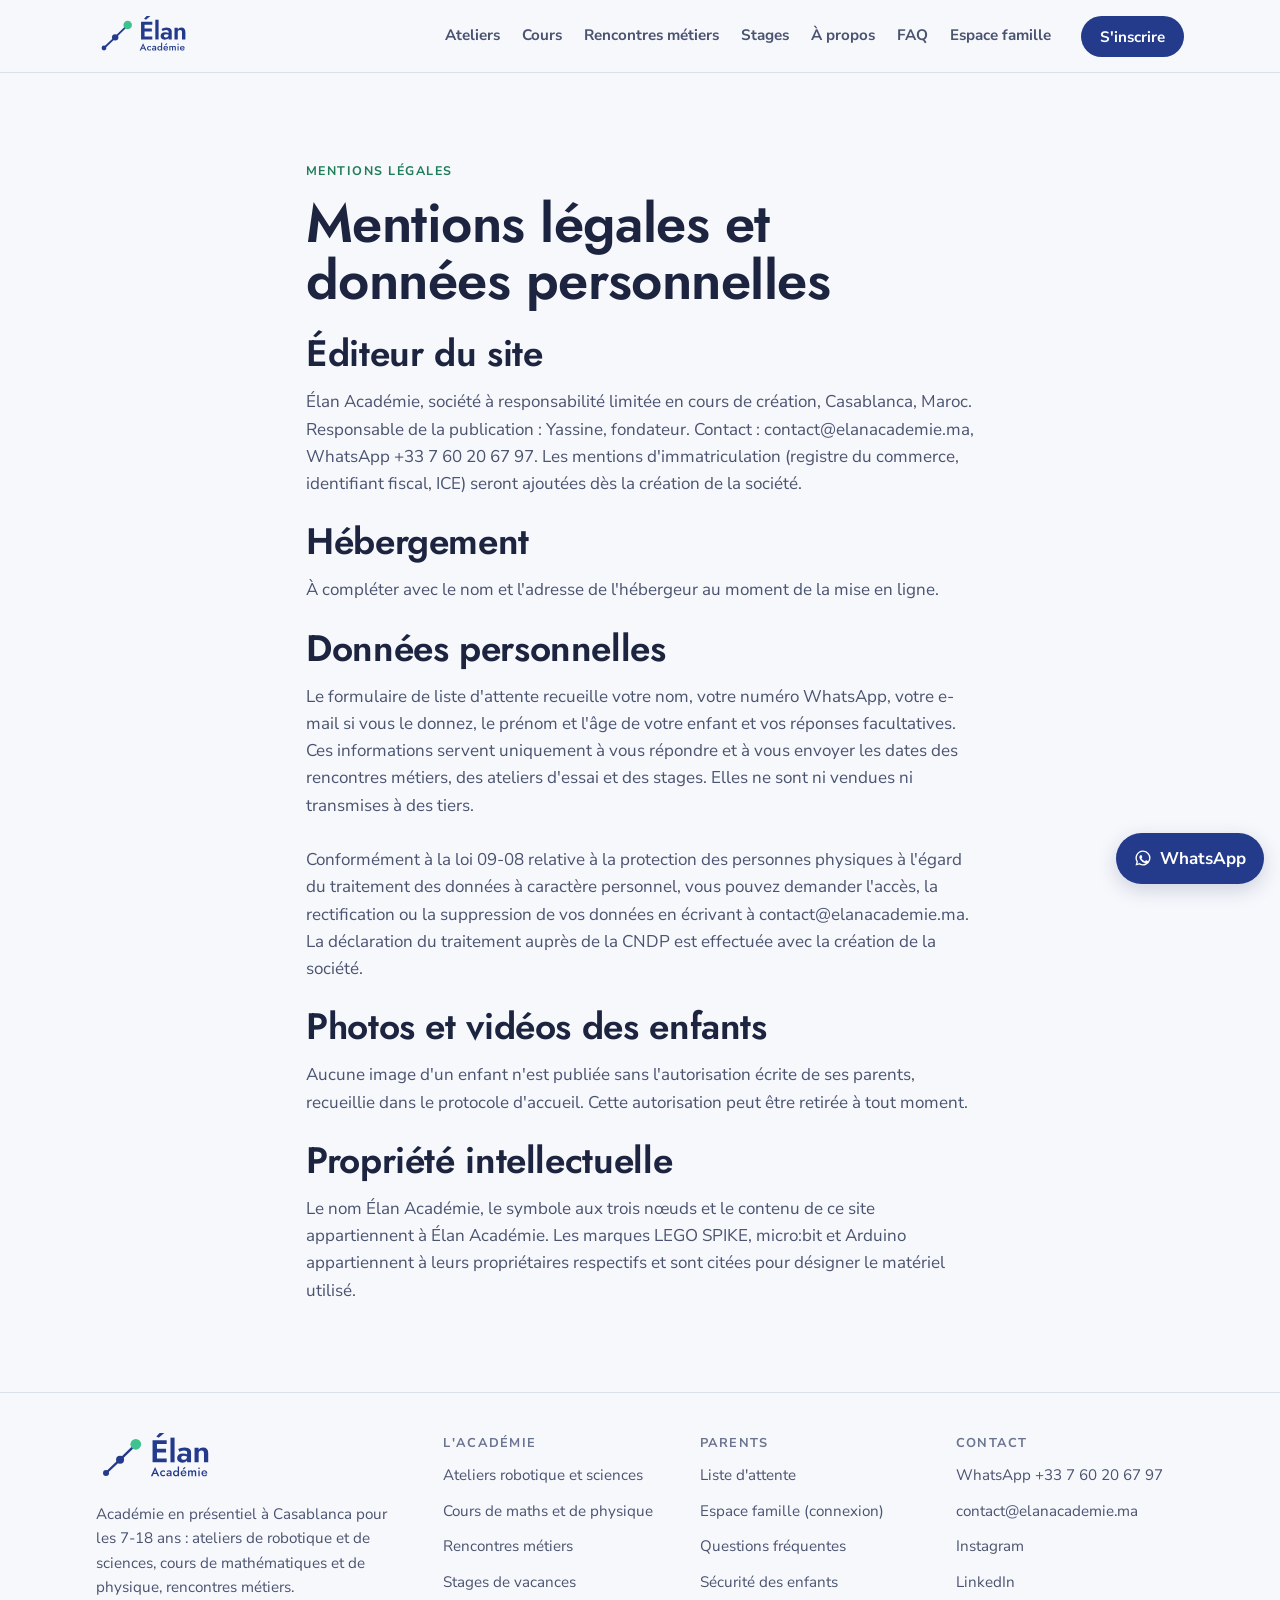
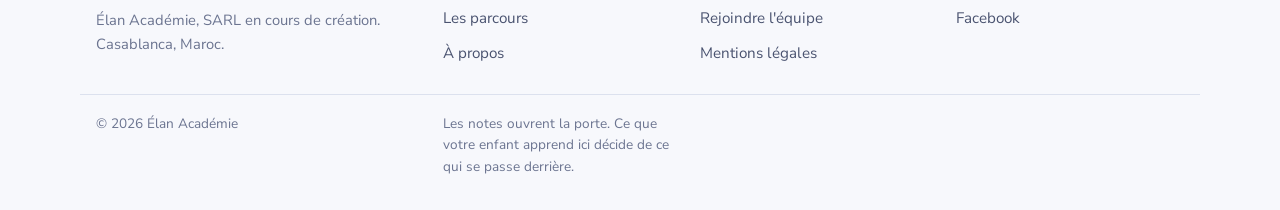
<file: mentions-legales.html>
<!doctype html>
<html lang="fr" data-theme="light">
<head>
<meta charset="utf-8">
<meta name="viewport" content="width=device-width, initial-scale=1, viewport-fit=cover">
<title>Mentions légales — Élan Académie</title>
<meta name="description" content="Mentions légales et données personnelles du site d'Élan Académie.">
<meta property="og:title" content="Mentions légales — Élan Académie"><meta property="og:description" content="Mentions légales et données personnelles du site d'Élan Académie."><meta property="og:type" content="website"><meta property="og:locale" content="fr_MA">
<link rel="icon" href="data:image/svg+xml,%3Csvg%20xmlns%3D%22http%3A//www.w3.org/2000/svg%22%20viewBox%3D%220%200%20300%20300%22%20width%3D%2264%22%20height%3D%2264%22%3E%3Cpath%20d%3D%22M60%20240L144%20160%22%20stroke%3D%22%23243B8C%22%20stroke-width%3D%2214%22%20stroke-linecap%3D%22round%22%20fill%3D%22none%22/%3E%3Cpath%20d%3D%22M144%20160L238%2068%22%20stroke%3D%22%23243B8C%22%20stroke-width%3D%2214%22%20stroke-linecap%3D%22round%22%20fill%3D%22none%22/%3E%3Ccircle%20cx%3D%2260%22%20cy%3D%22240%22%20r%3D%2218%22%20fill%3D%22%23243B8C%22/%3E%3Ccircle%20cx%3D%22144%22%20cy%3D%22160%22%20r%3D%2224%22%20fill%3D%22%23243B8C%22/%3E%3Ccircle%20cx%3D%22238%22%20cy%3D%2268%22%20r%3D%2232%22%20fill%3D%22%233EC28F%22/%3E%3C/svg%3E">
<link rel="preconnect" href="https://fonts.googleapis.com"><link rel="preconnect" href="https://fonts.gstatic.com" crossorigin><link rel="stylesheet" href="https://fonts.googleapis.com/css2?family=Jost:wght@500;600&family=Nunito+Sans:wght@400;700&display=swap">
<link rel="stylesheet" href="assets/site.css">
<link rel="manifest" href="app/manifest.webmanifest">
<link rel="apple-touch-icon" href="app/icons/apple-touch-icon.png">
<meta name="theme-color" content="#F7F8FC">
<meta name="color-scheme" content="light">
<meta name="apple-mobile-web-app-capable" content="yes">
<meta name="apple-mobile-web-app-title" content="Élan">
<script src="app/config.js"></script>
</head>
<body>
<header class="site-header">
  <div class="wrap">
    <a class="brand logo-switch" href="index.html" aria-label="Élan Académie, accueil">
      <img class="logo-light" src="assets/logo-horizontal.svg" alt="Élan Académie" width="94" height="40">
      <img class="logo-dark" src="assets/logo-horizontal-negatif.svg" alt="" width="94" height="40">
    </a>
    <button class="nav-toggle" type="button" aria-expanded="false" aria-controls="nav">Menu</button>
    <nav class="nav" id="nav" aria-label="Navigation principale"><a href="programme.html">Ateliers</a><a href="cours.html">Cours</a><a href="metiers.html">Rencontres métiers</a><a href="stages.html">Stages</a><a href="a-propos.html">À propos</a><a href="faq.html">FAQ</a><a href="app/">Espace famille</a><a class="btn btn-primary" href="inscription.html">S'inscrire</a></nav>
  </div>
</header>
<main>
<section class="section">
  <div class="wrap prose">
    <p class="eyebrow">Mentions légales</p>
    <h1>Mentions légales et données personnelles</h1>
    <h2>Éditeur du site</h2>
    <p>Élan Académie, société à responsabilité limitée en cours de création, Casablanca, Maroc. Responsable de la publication : Yassine, fondateur. Contact : <span data-email></span>, WhatsApp <span data-wa-number></span>. Les mentions d'immatriculation (registre du commerce, identifiant fiscal, ICE) seront ajoutées dès la création de la société.</p>
    <h2>Hébergement</h2>
    <p>À compléter avec le nom et l'adresse de l'hébergeur au moment de la mise en ligne.</p>
    <h2>Données personnelles</h2>
    <p>Le formulaire de liste d'attente recueille votre nom, votre numéro WhatsApp, votre e-mail si vous le donnez, le prénom et l'âge de votre enfant et vos réponses facultatives. Ces informations servent uniquement à vous répondre et à vous envoyer les dates des rencontres métiers, des ateliers d'essai et des stages. Elles ne sont ni vendues ni transmises à des tiers.</p>
    <p>Conformément à la loi 09-08 relative à la protection des personnes physiques à l'égard du traitement des données à caractère personnel, vous pouvez demander l'accès, la rectification ou la suppression de vos données en écrivant à <span data-email></span>. La déclaration du traitement auprès de la CNDP est effectuée avec la création de la société.</p>
    <h2>Photos et vidéos des enfants</h2>
    <p>Aucune image d'un enfant n'est publiée sans l'autorisation écrite de ses parents, recueillie dans le protocole d'accueil. Cette autorisation peut être retirée à tout moment.</p>
    <h2>Propriété intellectuelle</h2>
    <p>Le nom Élan Académie, le symbole aux trois nœuds et le contenu de ce site appartiennent à Élan Académie. Les marques LEGO SPIKE, micro:bit et Arduino appartiennent à leurs propriétaires respectifs et sont citées pour désigner le matériel utilisé.</p>
  </div>
</section>
</main>
<footer class="site-footer">
  <div class="wrap">
    <div class="logo-switch">
      <img class="logo-light" src="assets/logo-horizontal.svg" alt="Élan Académie" width="118" height="50" style="height:50px;width:auto">
      <img class="logo-dark" src="assets/logo-horizontal-negatif.svg" alt="" width="118" height="50" style="height:50px;width:auto">
      <p style="margin-top:12px;max-width:34ch">Académie en présentiel à Casablanca pour les 7-18 ans : ateliers de robotique et de sciences, cours de mathématiques et de physique, rencontres métiers.</p>
      <p class="small muted" style="margin-top:10px">Élan Académie, SARL en cours de création. Casablanca, Maroc.</p>
    </div>
    <div>
      <h4>L'académie</h4>
      <ul><li><a href="programme.html">Ateliers robotique et sciences</a></li><li><a href="cours.html">Cours de maths et de physique</a></li><li><a href="metiers.html">Rencontres métiers</a></li><li><a href="stages.html">Stages de vacances</a></li><li><a href="parcours.html">Les parcours</a></li><li><a href="a-propos.html">À propos</a></li></ul>
    </div>
    <div>
      <h4>Parents</h4>
      <ul><li><a href="inscription.html">Liste d'attente</a></li><li><a href="app/">Espace famille (connexion)</a></li><li><a href="faq.html">Questions fréquentes</a></li><li><a href="a-propos.html#securite">Sécurité des enfants</a></li><li><a href="candidature.html">Rejoindre l'équipe</a></li><li><a href="mentions-legales.html">Mentions légales</a></li></ul>
    </div>
    <div>
      <h4>Contact</h4>
      <ul><li><a data-wa="" href="#">WhatsApp <span data-wa-number></span></a></li><li><span data-email></span></li><li><a data-instagram href="#" target="_blank" rel="noopener">Instagram</a></li><li><a data-linkedin href="#" target="_blank" rel="noopener">LinkedIn</a></li><li><a data-facebook href="#" target="_blank" rel="noopener">Facebook</a></li></ul>
    </div>
  </div>
  <div class="wrap footer-bottom"><span>© <span data-year></span> Élan Académie</span><span>Les notes ouvrent la porte. Ce que votre enfant apprend ici décide de ce qui se passe derrière.</span></div>
</footer>
<a class="wa-float" data-wa="Bonjour, j'ai une question sur Élan Académie." href="#"><svg viewBox="0 0 24 24" aria-hidden="true" fill="currentColor"><path d="M12 2a10 10 0 0 0-8.6 15.1L2 22l5-1.3A10 10 0 1 0 12 2zm0 1.8a8.2 8.2 0 0 1 0 16.4 8.2 8.2 0 0 1-4.2-1.2l-.3-.2-3 .8.8-2.9-.2-.3A8.2 8.2 0 0 1 12 3.8zm-3 4.4c-.2 0-.5 0-.8.4-.3.3-1 1-1 2.4s1 2.8 1.2 3c.1.2 2 3.2 5 4.4 2.5 1 3 .8 3.5.7.5 0 1.7-.7 1.9-1.4.2-.7.2-1.2.2-1.4-.1-.1-.3-.2-.6-.3l-2-1c-.3-.1-.5-.1-.7.1l-.9 1.1c-.2.2-.3.2-.6.1-.3-.2-1.3-.5-2.4-1.5-.9-.8-1.5-1.8-1.7-2.1-.2-.3 0-.5.1-.6l.5-.5.3-.5v-.5l-.9-2.2c-.2-.5-.4-.4-.6-.4h-.5z"/></svg> WhatsApp</a>
<script src="assets/site.js"></script>
<script>if ("serviceWorker" in navigator && location.protocol === "https:") navigator.serviceWorker.register("sw.js").catch(function () {});</script>
</body>
</html>
</file>
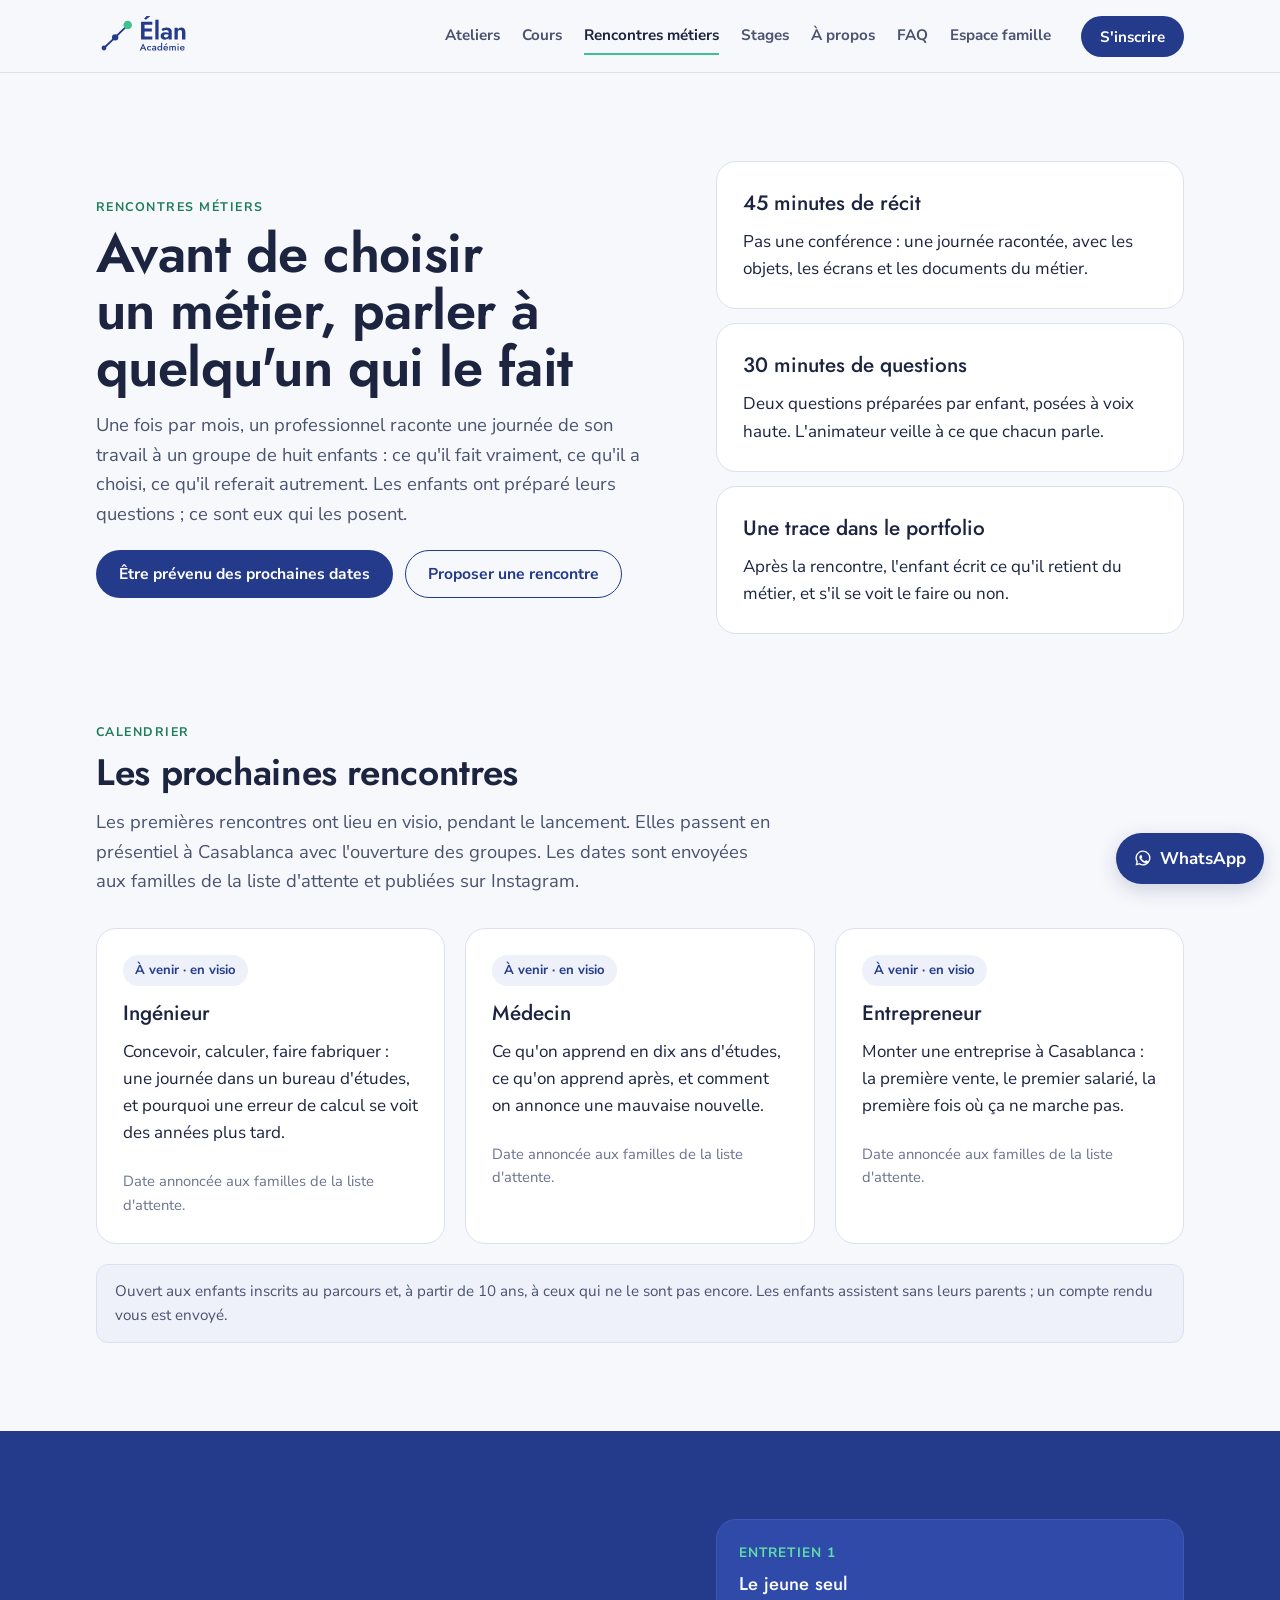
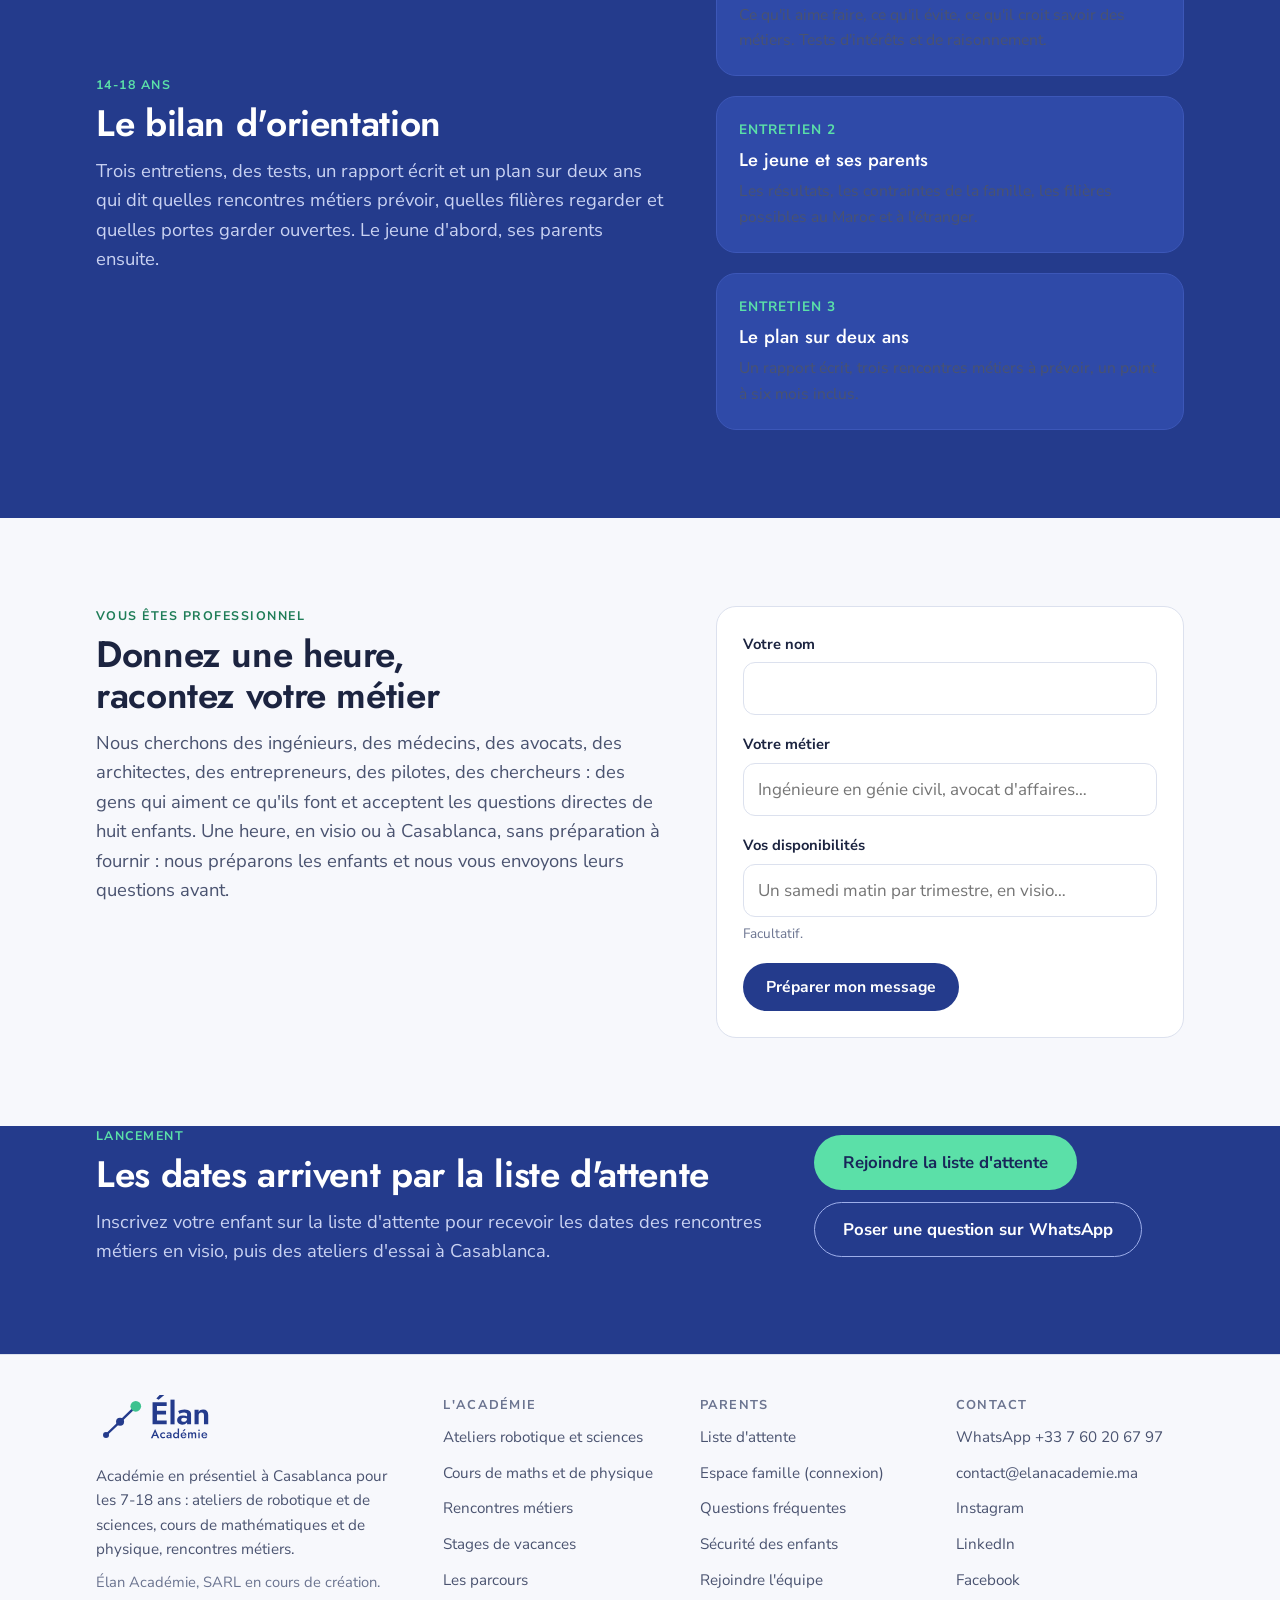
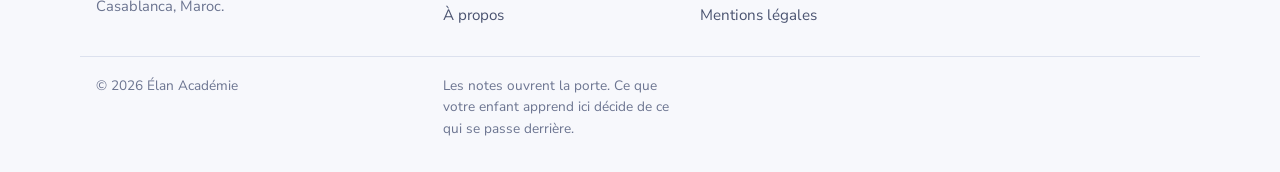
<file: metiers.html>
<!doctype html>
<html lang="fr" data-theme="light">
<head>
<meta charset="utf-8">
<meta name="viewport" content="width=device-width, initial-scale=1, viewport-fit=cover">
<title>Rencontres métiers — Élan Académie</title>
<meta name="description" content="Les rencontres métiers d'Élan Académie : un professionnel raconte son métier à huit enfants, qui posent leurs questions. Bilan d'orientation pour les 14-18 ans.">
<meta property="og:title" content="Rencontres métiers — Élan Académie"><meta property="og:description" content="Les rencontres métiers d'Élan Académie : un professionnel raconte son métier à huit enfants, qui posent leurs questions. Bilan d'orientation pour les 14-18 ans."><meta property="og:type" content="website"><meta property="og:locale" content="fr_MA">
<link rel="icon" href="data:image/svg+xml,%3Csvg%20xmlns%3D%22http%3A//www.w3.org/2000/svg%22%20viewBox%3D%220%200%20300%20300%22%20width%3D%2264%22%20height%3D%2264%22%3E%3Cpath%20d%3D%22M60%20240L144%20160%22%20stroke%3D%22%23243B8C%22%20stroke-width%3D%2214%22%20stroke-linecap%3D%22round%22%20fill%3D%22none%22/%3E%3Cpath%20d%3D%22M144%20160L238%2068%22%20stroke%3D%22%23243B8C%22%20stroke-width%3D%2214%22%20stroke-linecap%3D%22round%22%20fill%3D%22none%22/%3E%3Ccircle%20cx%3D%2260%22%20cy%3D%22240%22%20r%3D%2218%22%20fill%3D%22%23243B8C%22/%3E%3Ccircle%20cx%3D%22144%22%20cy%3D%22160%22%20r%3D%2224%22%20fill%3D%22%23243B8C%22/%3E%3Ccircle%20cx%3D%22238%22%20cy%3D%2268%22%20r%3D%2232%22%20fill%3D%22%233EC28F%22/%3E%3C/svg%3E">
<link rel="preconnect" href="https://fonts.googleapis.com"><link rel="preconnect" href="https://fonts.gstatic.com" crossorigin><link rel="stylesheet" href="https://fonts.googleapis.com/css2?family=Jost:wght@500;600&family=Nunito+Sans:wght@400;700&display=swap">
<link rel="stylesheet" href="assets/site.css">
<link rel="manifest" href="app/manifest.webmanifest">
<link rel="apple-touch-icon" href="app/icons/apple-touch-icon.png">
<meta name="theme-color" content="#F7F8FC">
<meta name="color-scheme" content="light">
<meta name="apple-mobile-web-app-capable" content="yes">
<meta name="apple-mobile-web-app-title" content="Élan">
<script src="app/config.js"></script>
</head>
<body>
<header class="site-header">
  <div class="wrap">
    <a class="brand logo-switch" href="index.html" aria-label="Élan Académie, accueil">
      <img class="logo-light" src="assets/logo-horizontal.svg" alt="Élan Académie" width="94" height="40">
      <img class="logo-dark" src="assets/logo-horizontal-negatif.svg" alt="" width="94" height="40">
    </a>
    <button class="nav-toggle" type="button" aria-expanded="false" aria-controls="nav">Menu</button>
    <nav class="nav" id="nav" aria-label="Navigation principale"><a href="programme.html">Ateliers</a><a href="cours.html">Cours</a><a href="metiers.html" aria-current="page">Rencontres métiers</a><a href="stages.html">Stages</a><a href="a-propos.html">À propos</a><a href="faq.html">FAQ</a><a href="app/">Espace famille</a><a class="btn btn-primary" href="inscription.html">S'inscrire</a></nav>
  </div>
</header>
<main>
<section class="section">
  <div class="wrap split">
    <div><p class="eyebrow">Rencontres métiers</p><h1 style="margin-top:8px">Avant de choisir un métier, parler à quelqu'un qui le fait</h1><p class="lead" style="margin-top:14px">Une fois par mois, un professionnel raconte une journée de son travail à un groupe de huit enfants : ce qu'il fait vraiment, ce qu'il a choisi, ce qu'il referait autrement. Les enfants ont préparé leurs questions ; ce sont eux qui les posent.</p><div class="btn-row" style="margin-top:22px"><a class="btn btn-primary" href="inscription.html">Être prévenu des prochaines dates</a><a class="btn btn-secondary" href="#intervenir">Proposer une rencontre</a></div></div>
    <div class="grid" style="gap:14px">
      <div class="card"><h3>45 minutes de récit</h3><p>Pas une conférence : une journée racontée, avec les objets, les écrans et les documents du métier.</p></div>
      <div class="card"><h3>30 minutes de questions</h3><p>Deux questions préparées par enfant, posées à voix haute. L'animateur veille à ce que chacun parle.</p></div>
      <div class="card"><h3>Une trace dans le portfolio</h3><p>Après la rencontre, l'enfant écrit ce qu'il retient du métier, et s'il se voit le faire ou non.</p></div>
    </div>
  </div>
</section>

<section class="section">
  <div class="wrap">
    <div class="section-head"><p class="eyebrow">Calendrier</p><h2>Les prochaines rencontres</h2><p class="lead">Les premières rencontres ont lieu en visio, pendant le lancement. Elles passent en présentiel à Casablanca avec l'ouverture des groupes. Les dates sont envoyées aux familles de la liste d'attente et publiées sur Instagram.</p></div>
    <div class="grid grid-3">
      <article class="card"><span class="pill">À venir · en visio</span><h3>Ingénieur</h3><p>Concevoir, calculer, faire fabriquer : une journée dans un bureau d'études, et pourquoi une erreur de calcul se voit des années plus tard.</p><p class="small muted">Date annoncée aux familles de la liste d'attente.</p></article>
      <article class="card"><span class="pill">À venir · en visio</span><h3>Médecin</h3><p>Ce qu'on apprend en dix ans d'études, ce qu'on apprend après, et comment on annonce une mauvaise nouvelle.</p><p class="small muted">Date annoncée aux familles de la liste d'attente.</p></article>
      <article class="card"><span class="pill">À venir · en visio</span><h3>Entrepreneur</h3><p>Monter une entreprise à Casablanca : la première vente, le premier salarié, la première fois où ça ne marche pas.</p><p class="small muted">Date annoncée aux familles de la liste d'attente.</p></article>
    </div>
    <p class="notice" style="margin-top:20px">Ouvert aux enfants inscrits au parcours et, à partir de 10 ans, à ceux qui ne le sont pas encore. Les enfants assistent sans leurs parents ; un compte rendu vous est envoyé.</p>
  </div>
</section>

<section class="section band" style="padding-top:clamp(48px,7vw,88px)">
  <div class="wrap split">
    <div><p class="eyebrow">14-18 ans</p><h2 style="margin-top:8px">Le bilan d'orientation</h2><p class="lead" style="margin-top:12px">Trois entretiens, des tests, un rapport écrit et un plan sur deux ans qui dit quelles rencontres métiers prévoir, quelles filières regarder et quelles portes garder ouvertes. Le jeune d'abord, ses parents ensuite.</p></div>
    <div class="steps" style="grid-template-columns:1fr">
      <div class="step"><span class="when">Entretien 1</span><h3>Le jeune seul</h3><p>Ce qu'il aime faire, ce qu'il évite, ce qu'il croit savoir des métiers. Tests d'intérêts et de raisonnement.</p></div>
      <div class="step"><span class="when">Entretien 2</span><h3>Le jeune et ses parents</h3><p>Les résultats, les contraintes de la famille, les filières possibles au Maroc et à l'étranger.</p></div>
      <div class="step"><span class="when">Entretien 3</span><h3>Le plan sur deux ans</h3><p>Un rapport écrit, trois rencontres métiers à prévoir, un point à six mois inclus.</p></div>
    </div>
  </div>
</section>

<section class="section" id="intervenir" style="padding-top:clamp(48px,7vw,88px)">
  <div class="wrap split" style="align-items:start">
    <div><p class="eyebrow">Vous êtes professionnel</p><h2 style="margin-top:8px">Donnez une heure, racontez votre métier</h2><p class="lead" style="margin-top:12px">Nous cherchons des ingénieurs, des médecins, des avocats, des architectes, des entrepreneurs, des pilotes, des chercheurs : des gens qui aiment ce qu'ils font et acceptent les questions directes de huit enfants. Une heure, en visio ou à Casablanca, sans préparation à fournir : nous préparons les enfants et nous vous envoyons leurs questions avant.</p></div>
    <form class="form card" id="form-intervenant" novalidate>
      <div class="field"><label for="int-nom">Votre nom</label><input id="int-nom" name="nom" type="text" autocomplete="name" required></div>
      <div class="field"><label for="int-metier">Votre métier</label><input id="int-metier" name="metier" type="text" placeholder="Ingénieure en génie civil, avocat d'affaires…" required></div>
      <div class="field"><label for="int-dispo">Vos disponibilités</label><input id="int-dispo" name="dispo" type="text" placeholder="Un samedi matin par trimestre, en visio…"><span class="hint">Facultatif.</span></div>
      <p id="int-status" class="notice" hidden></p>
      <div class="btn-row"><button class="btn btn-primary" type="submit">Préparer mon message</button><a class="btn btn-secondary" id="int-whatsapp" href="#" target="_blank" rel="noopener" hidden>Ouvrir WhatsApp</a></div>
    </form>
  </div>
</section>

<section class="band cta-band section">
  <div class="wrap">
    <div><p class="eyebrow">Lancement</p><h2 style="margin-top:8px">Les dates arrivent par la liste d'attente</h2><p class="lead" style="margin-top:12px">Inscrivez votre enfant sur la liste d'attente pour recevoir les dates des rencontres métiers en visio, puis des ateliers d'essai à Casablanca.</p></div>
    <div class="btn-row"><a class="btn btn-primary btn-lg" href="inscription.html">Rejoindre la liste d'attente</a><a class="btn btn-secondary btn-lg" data-wa="Bonjour, j'ai une question sur Élan Académie." href="#">Poser une question sur WhatsApp</a></div>
  </div>
</section>
</main>
<footer class="site-footer">
  <div class="wrap">
    <div class="logo-switch">
      <img class="logo-light" src="assets/logo-horizontal.svg" alt="Élan Académie" width="118" height="50" style="height:50px;width:auto">
      <img class="logo-dark" src="assets/logo-horizontal-negatif.svg" alt="" width="118" height="50" style="height:50px;width:auto">
      <p style="margin-top:12px;max-width:34ch">Académie en présentiel à Casablanca pour les 7-18 ans : ateliers de robotique et de sciences, cours de mathématiques et de physique, rencontres métiers.</p>
      <p class="small muted" style="margin-top:10px">Élan Académie, SARL en cours de création. Casablanca, Maroc.</p>
    </div>
    <div>
      <h4>L'académie</h4>
      <ul><li><a href="programme.html">Ateliers robotique et sciences</a></li><li><a href="cours.html">Cours de maths et de physique</a></li><li><a href="metiers.html">Rencontres métiers</a></li><li><a href="stages.html">Stages de vacances</a></li><li><a href="parcours.html">Les parcours</a></li><li><a href="a-propos.html">À propos</a></li></ul>
    </div>
    <div>
      <h4>Parents</h4>
      <ul><li><a href="inscription.html">Liste d'attente</a></li><li><a href="app/">Espace famille (connexion)</a></li><li><a href="faq.html">Questions fréquentes</a></li><li><a href="a-propos.html#securite">Sécurité des enfants</a></li><li><a href="candidature.html">Rejoindre l'équipe</a></li><li><a href="mentions-legales.html">Mentions légales</a></li></ul>
    </div>
    <div>
      <h4>Contact</h4>
      <ul><li><a data-wa="" href="#">WhatsApp <span data-wa-number></span></a></li><li><span data-email></span></li><li><a data-instagram href="#" target="_blank" rel="noopener">Instagram</a></li><li><a data-linkedin href="#" target="_blank" rel="noopener">LinkedIn</a></li><li><a data-facebook href="#" target="_blank" rel="noopener">Facebook</a></li></ul>
    </div>
  </div>
  <div class="wrap footer-bottom"><span>© <span data-year></span> Élan Académie</span><span>Les notes ouvrent la porte. Ce que votre enfant apprend ici décide de ce qui se passe derrière.</span></div>
</footer>
<a class="wa-float" data-wa="Bonjour, j'ai une question sur Élan Académie." href="#"><svg viewBox="0 0 24 24" aria-hidden="true" fill="currentColor"><path d="M12 2a10 10 0 0 0-8.6 15.1L2 22l5-1.3A10 10 0 1 0 12 2zm0 1.8a8.2 8.2 0 0 1 0 16.4 8.2 8.2 0 0 1-4.2-1.2l-.3-.2-3 .8.8-2.9-.2-.3A8.2 8.2 0 0 1 12 3.8zm-3 4.4c-.2 0-.5 0-.8.4-.3.3-1 1-1 2.4s1 2.8 1.2 3c.1.2 2 3.2 5 4.4 2.5 1 3 .8 3.5.7.5 0 1.7-.7 1.9-1.4.2-.7.2-1.2.2-1.4-.1-.1-.3-.2-.6-.3l-2-1c-.3-.1-.5-.1-.7.1l-.9 1.1c-.2.2-.3.2-.6.1-.3-.2-1.3-.5-2.4-1.5-.9-.8-1.5-1.8-1.7-2.1-.2-.3 0-.5.1-.6l.5-.5.3-.5v-.5l-.9-2.2c-.2-.5-.4-.4-.6-.4h-.5z"/></svg> WhatsApp</a>
<script src="assets/site.js"></script>
<script>if ("serviceWorker" in navigator && location.protocol === "https:") navigator.serviceWorker.register("sw.js").catch(function () {});</script>
</body>
</html>
</file>
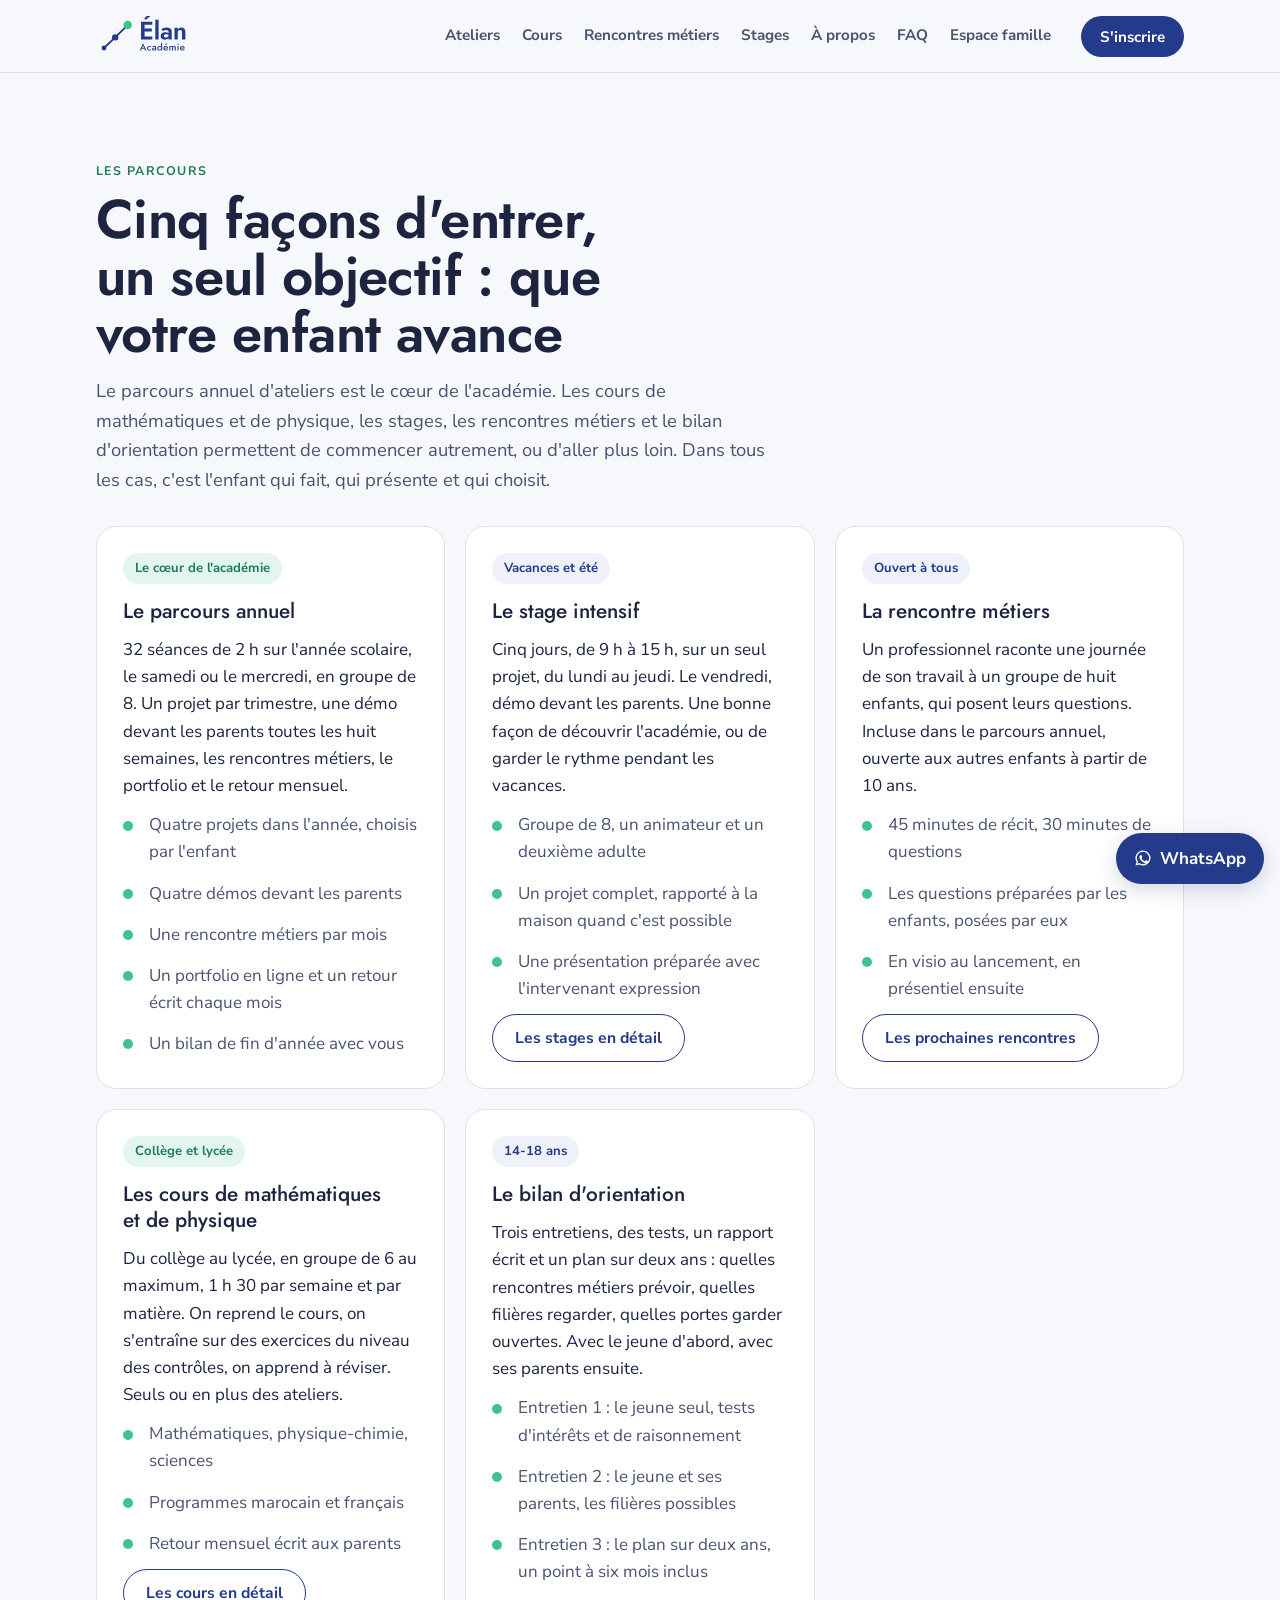
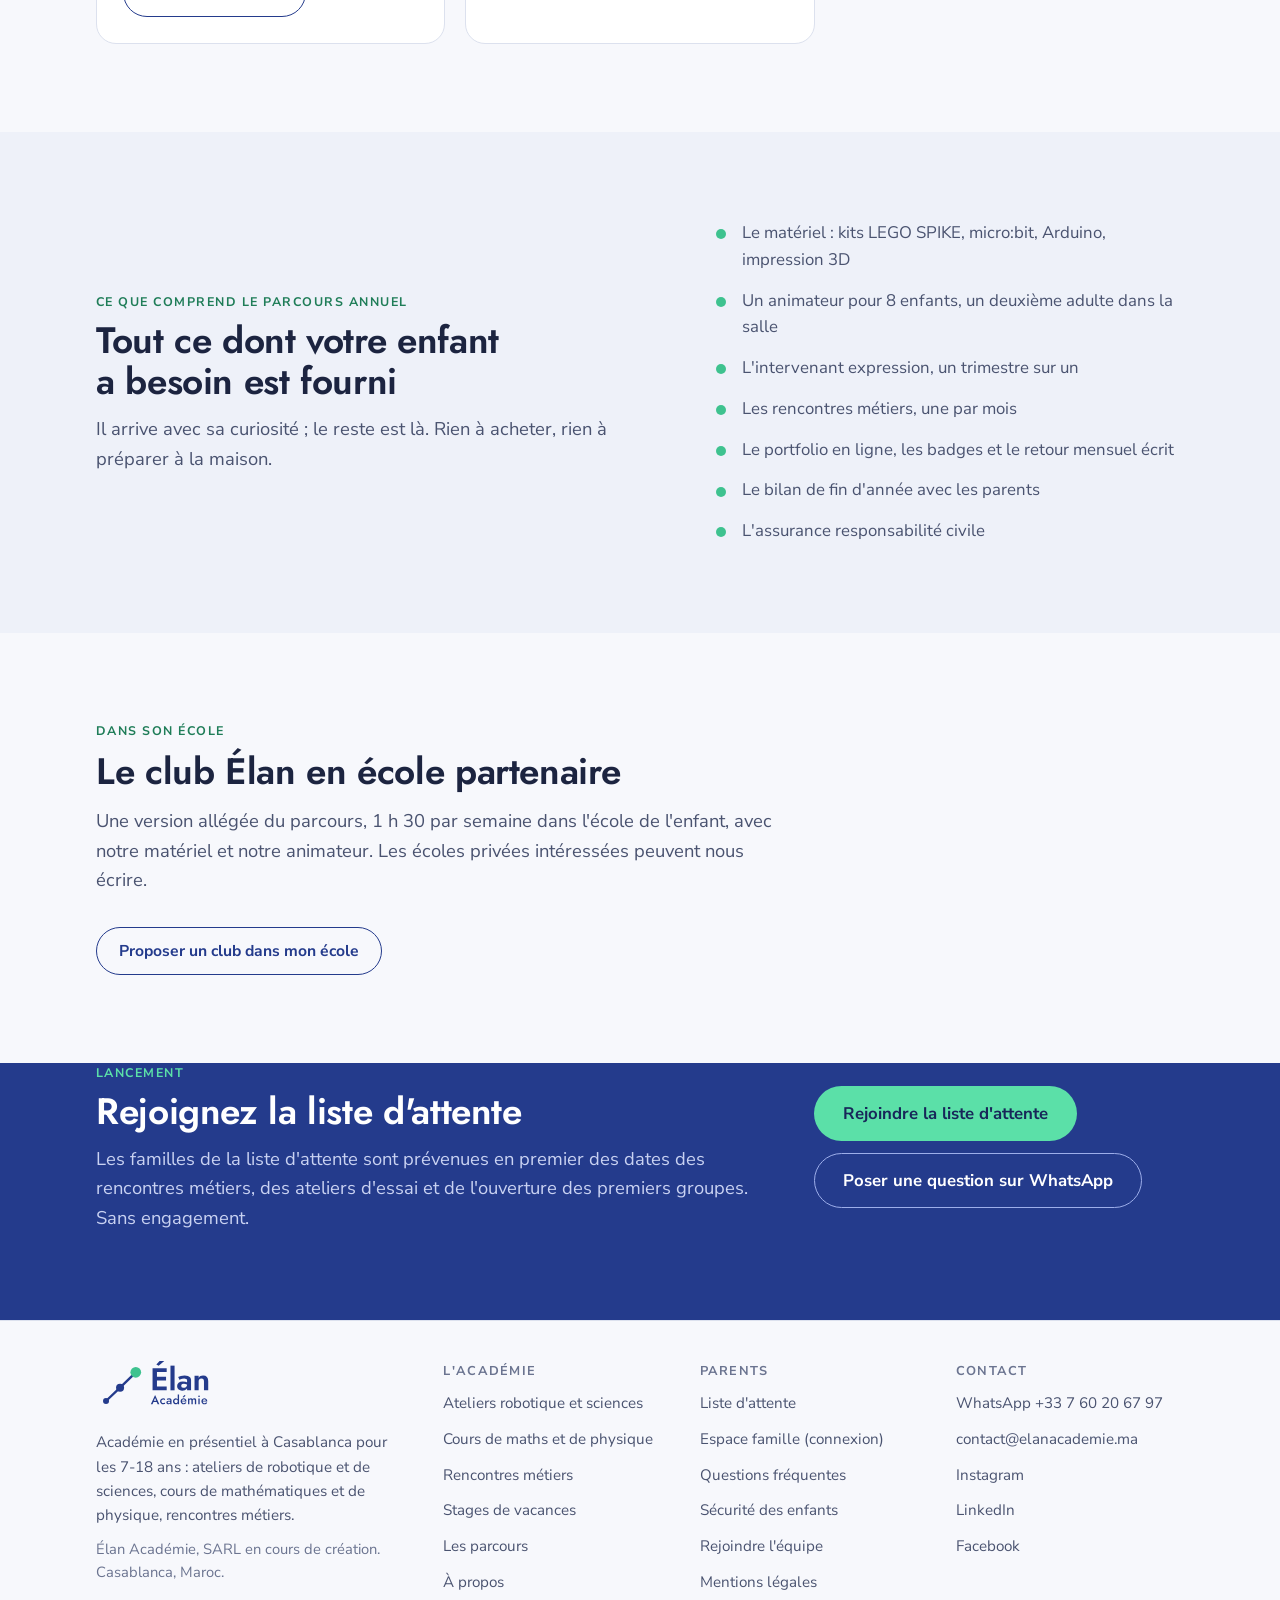
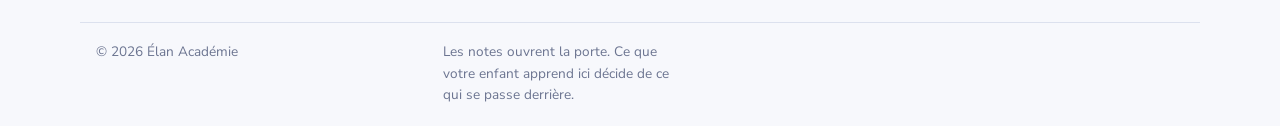
<file: offres.html>
<!doctype html><html lang="fr"><head><meta charset="utf-8"><meta http-equiv="refresh" content="0; url=parcours.html"><title>Élan Académie</title></head><body><a href="parcours.html">Les parcours</a></body></html>
</file>
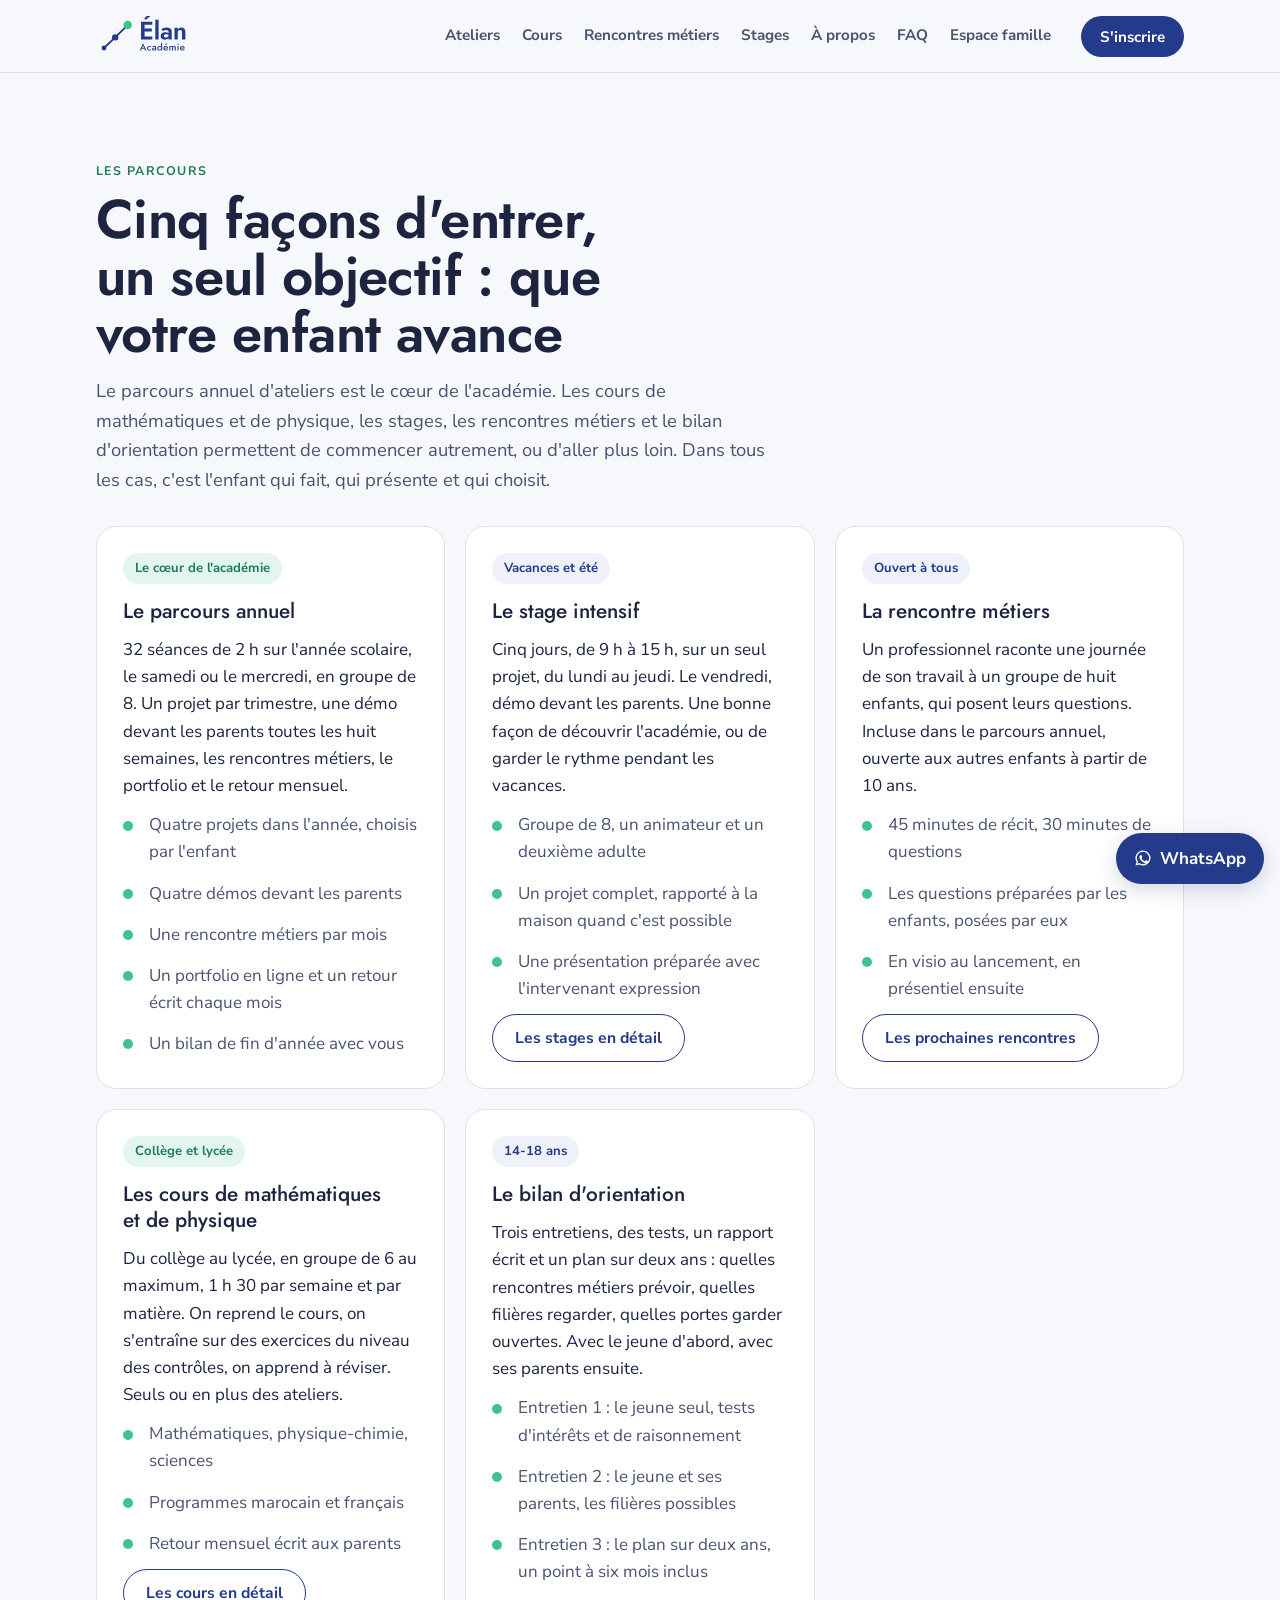
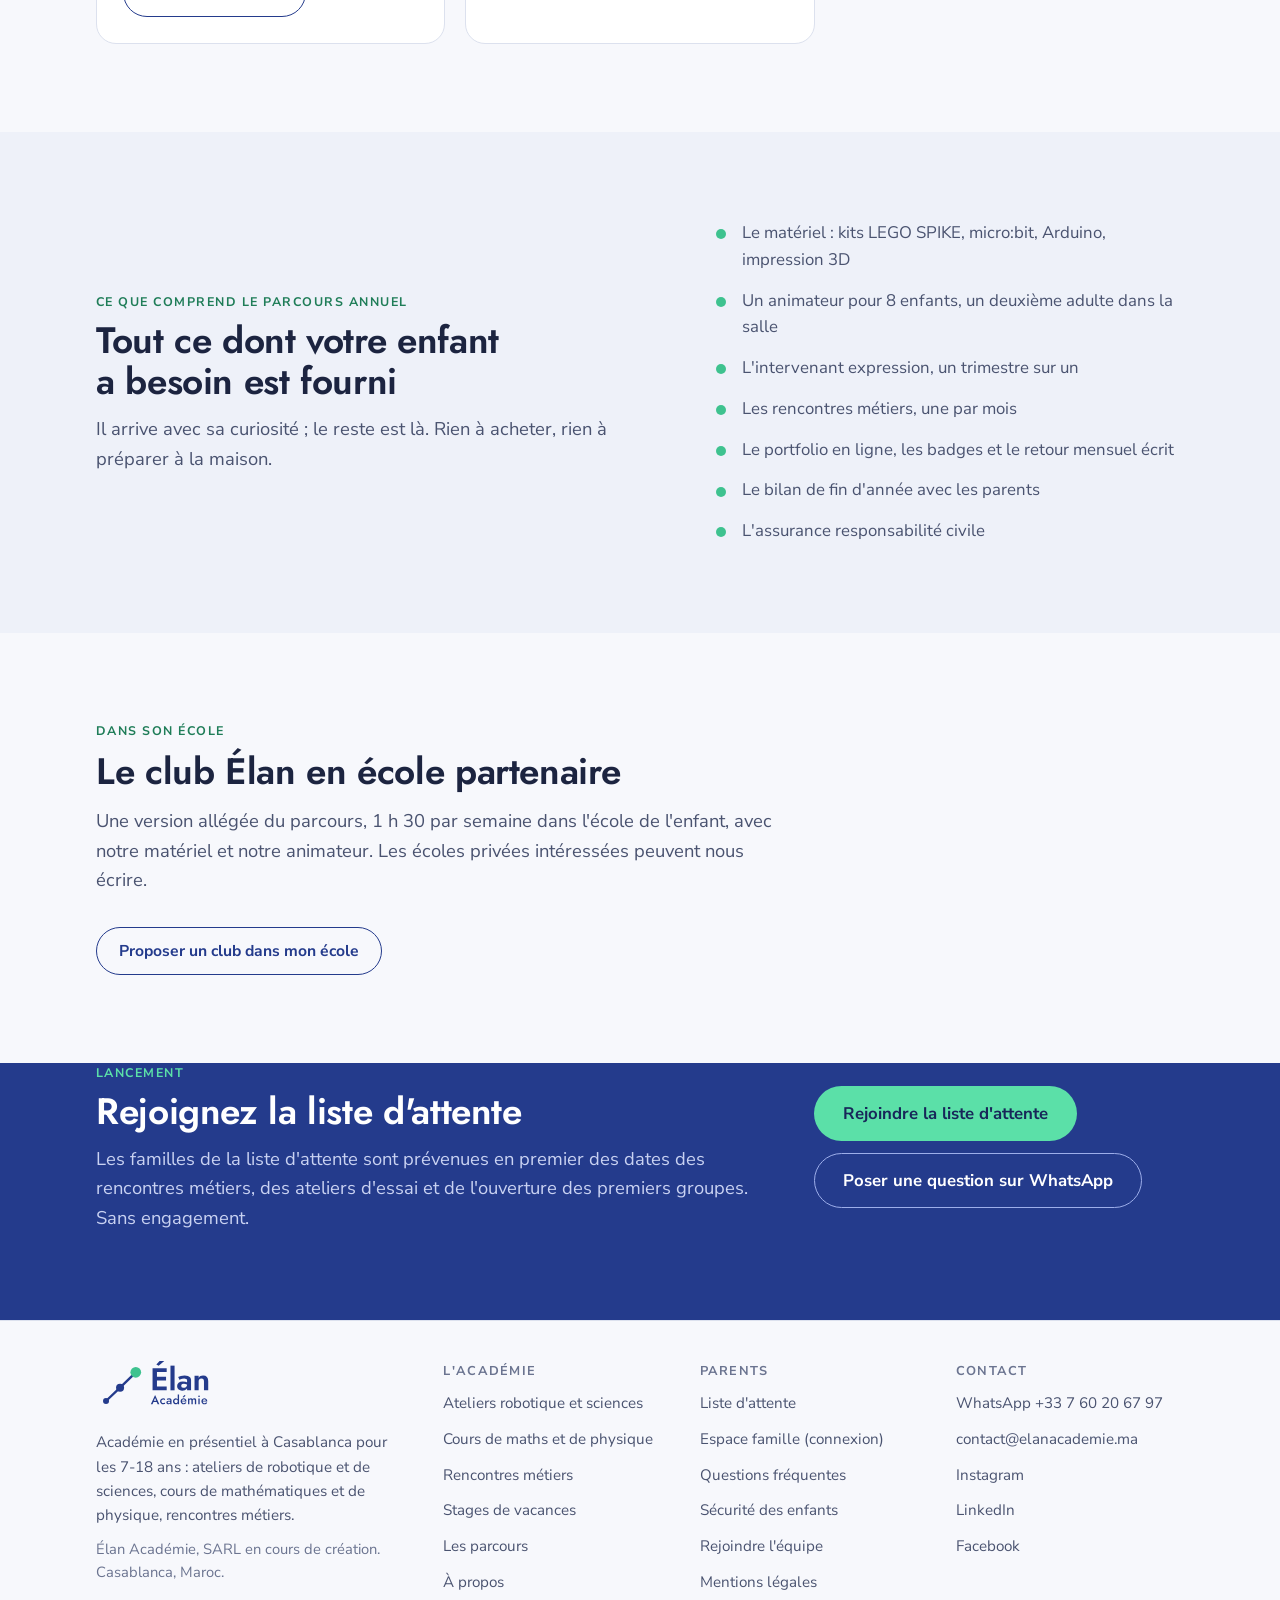
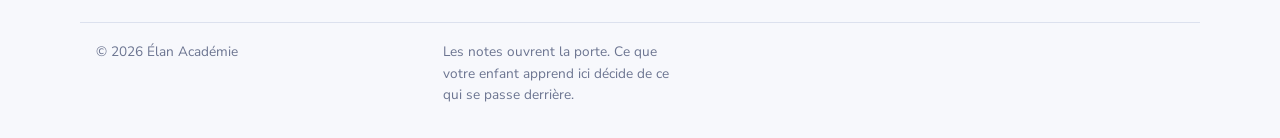
<file: parcours.html>
<!doctype html>
<html lang="fr" data-theme="light">
<head>
<meta charset="utf-8">
<meta name="viewport" content="width=device-width, initial-scale=1, viewport-fit=cover">
<title>Les parcours — Élan Académie</title>
<meta name="description" content="Les parcours d'Élan Académie : le parcours annuel, les stages intensifs, le bilan d'orientation et les rencontres métiers. Tout est pensé pour l'enfant.">
<meta property="og:title" content="Les parcours — Élan Académie"><meta property="og:description" content="Les parcours d'Élan Académie : le parcours annuel, les stages intensifs, le bilan d'orientation et les rencontres métiers. Tout est pensé pour l'enfant."><meta property="og:type" content="website"><meta property="og:locale" content="fr_MA">
<link rel="icon" href="data:image/svg+xml,%3Csvg%20xmlns%3D%22http%3A//www.w3.org/2000/svg%22%20viewBox%3D%220%200%20300%20300%22%20width%3D%2264%22%20height%3D%2264%22%3E%3Cpath%20d%3D%22M60%20240L144%20160%22%20stroke%3D%22%23243B8C%22%20stroke-width%3D%2214%22%20stroke-linecap%3D%22round%22%20fill%3D%22none%22/%3E%3Cpath%20d%3D%22M144%20160L238%2068%22%20stroke%3D%22%23243B8C%22%20stroke-width%3D%2214%22%20stroke-linecap%3D%22round%22%20fill%3D%22none%22/%3E%3Ccircle%20cx%3D%2260%22%20cy%3D%22240%22%20r%3D%2218%22%20fill%3D%22%23243B8C%22/%3E%3Ccircle%20cx%3D%22144%22%20cy%3D%22160%22%20r%3D%2224%22%20fill%3D%22%23243B8C%22/%3E%3Ccircle%20cx%3D%22238%22%20cy%3D%2268%22%20r%3D%2232%22%20fill%3D%22%233EC28F%22/%3E%3C/svg%3E">
<link rel="preconnect" href="https://fonts.googleapis.com"><link rel="preconnect" href="https://fonts.gstatic.com" crossorigin><link rel="stylesheet" href="https://fonts.googleapis.com/css2?family=Jost:wght@500;600&family=Nunito+Sans:wght@400;700&display=swap">
<link rel="stylesheet" href="assets/site.css">
<link rel="manifest" href="app/manifest.webmanifest">
<link rel="apple-touch-icon" href="app/icons/apple-touch-icon.png">
<meta name="theme-color" content="#F7F8FC">
<meta name="color-scheme" content="light">
<meta name="apple-mobile-web-app-capable" content="yes">
<meta name="apple-mobile-web-app-title" content="Élan">
<script src="app/config.js"></script>
</head>
<body>
<header class="site-header">
  <div class="wrap">
    <a class="brand logo-switch" href="index.html" aria-label="Élan Académie, accueil">
      <img class="logo-light" src="assets/logo-horizontal.svg" alt="Élan Académie" width="94" height="40">
      <img class="logo-dark" src="assets/logo-horizontal-negatif.svg" alt="" width="94" height="40">
    </a>
    <button class="nav-toggle" type="button" aria-expanded="false" aria-controls="nav">Menu</button>
    <nav class="nav" id="nav" aria-label="Navigation principale"><a href="programme.html">Ateliers</a><a href="cours.html">Cours</a><a href="metiers.html">Rencontres métiers</a><a href="stages.html">Stages</a><a href="a-propos.html">À propos</a><a href="faq.html">FAQ</a><a href="app/">Espace famille</a><a class="btn btn-primary" href="inscription.html">S'inscrire</a></nav>
  </div>
</header>
<main>
<section class="section">
  <div class="wrap">
    <div class="section-head"><p class="eyebrow">Les parcours</p><h1>Cinq façons d'entrer, un seul objectif : que votre enfant avance</h1><p class="lead">Le parcours annuel d'ateliers est le cœur de l'académie. Les cours de mathématiques et de physique, les stages, les rencontres métiers et le bilan d'orientation permettent de commencer autrement, ou d'aller plus loin. Dans tous les cas, c'est l'enfant qui fait, qui présente et qui choisit.</p></div>
    <div class="grid grid-2">
      <article class="card"><span class="pill pill-green">Le cœur de l'académie</span><h3>Le parcours annuel</h3><p>32 séances de 2 h sur l'année scolaire, le samedi ou le mercredi, en groupe de 8. Un projet par trimestre, une démo devant les parents toutes les huit semaines, les rencontres métiers, le portfolio et le retour mensuel.</p><ul class="checklist"><li>Quatre projets dans l'année, choisis par l'enfant</li><li>Quatre démos devant les parents</li><li>Une rencontre métiers par mois</li><li>Un portfolio en ligne et un retour écrit chaque mois</li><li>Un bilan de fin d'année avec vous</li></ul></article>
      <article class="card"><span class="pill">Vacances et été</span><h3>Le stage intensif</h3><p>Cinq jours, de 9 h à 15 h, sur un seul projet, du lundi au jeudi. Le vendredi, démo devant les parents. Une bonne façon de découvrir l'académie, ou de garder le rythme pendant les vacances.</p><ul class="checklist"><li>Groupe de 8, un animateur et un deuxième adulte</li><li>Un projet complet, rapporté à la maison quand c'est possible</li><li>Une présentation préparée avec l'intervenant expression</li></ul><a class="btn btn-secondary" href="stages.html" style="align-self:flex-start">Les stages en détail</a></article>
      <article class="card"><span class="pill">Ouvert à tous</span><h3>La rencontre métiers</h3><p>Un professionnel raconte une journée de son travail à un groupe de huit enfants, qui posent leurs questions. Incluse dans le parcours annuel, ouverte aux autres enfants à partir de 10 ans.</p><ul class="checklist"><li>45 minutes de récit, 30 minutes de questions</li><li>Les questions préparées par les enfants, posées par eux</li><li>En visio au lancement, en présentiel ensuite</li></ul><a class="btn btn-secondary" href="metiers.html" style="align-self:flex-start">Les prochaines rencontres</a></article>
      <article class="card"><span class="pill pill-green">Collège et lycée</span><h3>Les cours de mathématiques et de physique</h3><p>Du collège au lycée, en groupe de 6 au maximum, 1 h 30 par semaine et par matière. On reprend le cours, on s'entraîne sur des exercices du niveau des contrôles, on apprend à réviser. Seuls ou en plus des ateliers.</p><ul class="checklist"><li>Mathématiques, physique-chimie, sciences</li><li>Programmes marocain et français</li><li>Retour mensuel écrit aux parents</li></ul><a class="btn btn-secondary" href="cours.html" style="align-self:flex-start">Les cours en détail</a></article>
      <article class="card"><span class="pill">14-18 ans</span><h3>Le bilan d'orientation</h3><p>Trois entretiens, des tests, un rapport écrit et un plan sur deux ans : quelles rencontres métiers prévoir, quelles filières regarder, quelles portes garder ouvertes. Avec le jeune d'abord, avec ses parents ensuite.</p><ul class="checklist"><li>Entretien 1 : le jeune seul, tests d'intérêts et de raisonnement</li><li>Entretien 2 : le jeune et ses parents, les filières possibles</li><li>Entretien 3 : le plan sur deux ans, un point à six mois inclus</li></ul></article>
    </div>
  </div>
</section>

<section class="section band-2" style="padding-top:clamp(48px,7vw,88px)">
  <div class="wrap split">
    <div><p class="eyebrow">Ce que comprend le parcours annuel</p><h2 style="margin-top:8px">Tout ce dont votre enfant a besoin est fourni</h2><p class="lead" style="margin-top:12px">Il arrive avec sa curiosité ; le reste est là. Rien à acheter, rien à préparer à la maison.</p></div>
    <ul class="checklist" style="font-size:1.05rem"><li>Le matériel : kits LEGO SPIKE, micro:bit, Arduino, impression 3D</li><li>Un animateur pour 8 enfants, un deuxième adulte dans la salle</li><li>L'intervenant expression, un trimestre sur un</li><li>Les rencontres métiers, une par mois</li><li>Le portfolio en ligne, les badges et le retour mensuel écrit</li><li>Le bilan de fin d'année avec les parents</li><li>L'assurance responsabilité civile</li></ul>
  </div>
</section>

<section class="section" style="padding-top:clamp(48px,7vw,88px)">
  <div class="wrap">
    <div class="section-head"><p class="eyebrow">Dans son école</p><h2>Le club Élan en école partenaire</h2><p class="lead">Une version allégée du parcours, 1 h 30 par semaine dans l'école de l'enfant, avec notre matériel et notre animateur. Les écoles privées intéressées peuvent nous écrire.</p></div>
    <div class="btn-row"><a class="btn btn-secondary" data-wa="Bonjour, je représente une école et je souhaite en savoir plus sur le club Élan Académie." href="#">Proposer un club dans mon école</a></div>
  </div>
</section>

<section class="band cta-band section">
  <div class="wrap">
    <div><p class="eyebrow">Lancement</p><h2 style="margin-top:8px">Rejoignez la liste d'attente</h2><p class="lead" style="margin-top:12px">Les familles de la liste d'attente sont prévenues en premier des dates des rencontres métiers, des ateliers d'essai et de l'ouverture des premiers groupes. Sans engagement.</p></div>
    <div class="btn-row"><a class="btn btn-primary btn-lg" href="inscription.html">Rejoindre la liste d'attente</a><a class="btn btn-secondary btn-lg" data-wa="Bonjour, j'ai une question sur Élan Académie." href="#">Poser une question sur WhatsApp</a></div>
  </div>
</section>
</main>
<footer class="site-footer">
  <div class="wrap">
    <div class="logo-switch">
      <img class="logo-light" src="assets/logo-horizontal.svg" alt="Élan Académie" width="118" height="50" style="height:50px;width:auto">
      <img class="logo-dark" src="assets/logo-horizontal-negatif.svg" alt="" width="118" height="50" style="height:50px;width:auto">
      <p style="margin-top:12px;max-width:34ch">Académie en présentiel à Casablanca pour les 7-18 ans : ateliers de robotique et de sciences, cours de mathématiques et de physique, rencontres métiers.</p>
      <p class="small muted" style="margin-top:10px">Élan Académie, SARL en cours de création. Casablanca, Maroc.</p>
    </div>
    <div>
      <h4>L'académie</h4>
      <ul><li><a href="programme.html">Ateliers robotique et sciences</a></li><li><a href="cours.html">Cours de maths et de physique</a></li><li><a href="metiers.html">Rencontres métiers</a></li><li><a href="stages.html">Stages de vacances</a></li><li><a href="parcours.html">Les parcours</a></li><li><a href="a-propos.html">À propos</a></li></ul>
    </div>
    <div>
      <h4>Parents</h4>
      <ul><li><a href="inscription.html">Liste d'attente</a></li><li><a href="app/">Espace famille (connexion)</a></li><li><a href="faq.html">Questions fréquentes</a></li><li><a href="a-propos.html#securite">Sécurité des enfants</a></li><li><a href="candidature.html">Rejoindre l'équipe</a></li><li><a href="mentions-legales.html">Mentions légales</a></li></ul>
    </div>
    <div>
      <h4>Contact</h4>
      <ul><li><a data-wa="" href="#">WhatsApp <span data-wa-number></span></a></li><li><span data-email></span></li><li><a data-instagram href="#" target="_blank" rel="noopener">Instagram</a></li><li><a data-linkedin href="#" target="_blank" rel="noopener">LinkedIn</a></li><li><a data-facebook href="#" target="_blank" rel="noopener">Facebook</a></li></ul>
    </div>
  </div>
  <div class="wrap footer-bottom"><span>© <span data-year></span> Élan Académie</span><span>Les notes ouvrent la porte. Ce que votre enfant apprend ici décide de ce qui se passe derrière.</span></div>
</footer>
<a class="wa-float" data-wa="Bonjour, j'ai une question sur Élan Académie." href="#"><svg viewBox="0 0 24 24" aria-hidden="true" fill="currentColor"><path d="M12 2a10 10 0 0 0-8.6 15.1L2 22l5-1.3A10 10 0 1 0 12 2zm0 1.8a8.2 8.2 0 0 1 0 16.4 8.2 8.2 0 0 1-4.2-1.2l-.3-.2-3 .8.8-2.9-.2-.3A8.2 8.2 0 0 1 12 3.8zm-3 4.4c-.2 0-.5 0-.8.4-.3.3-1 1-1 2.4s1 2.8 1.2 3c.1.2 2 3.2 5 4.4 2.5 1 3 .8 3.5.7.5 0 1.7-.7 1.9-1.4.2-.7.2-1.2.2-1.4-.1-.1-.3-.2-.6-.3l-2-1c-.3-.1-.5-.1-.7.1l-.9 1.1c-.2.2-.3.2-.6.1-.3-.2-1.3-.5-2.4-1.5-.9-.8-1.5-1.8-1.7-2.1-.2-.3 0-.5.1-.6l.5-.5.3-.5v-.5l-.9-2.2c-.2-.5-.4-.4-.6-.4h-.5z"/></svg> WhatsApp</a>
<script src="assets/site.js"></script>
<script>if ("serviceWorker" in navigator && location.protocol === "https:") navigator.serviceWorker.register("sw.js").catch(function () {});</script>
</body>
</html>
</file>
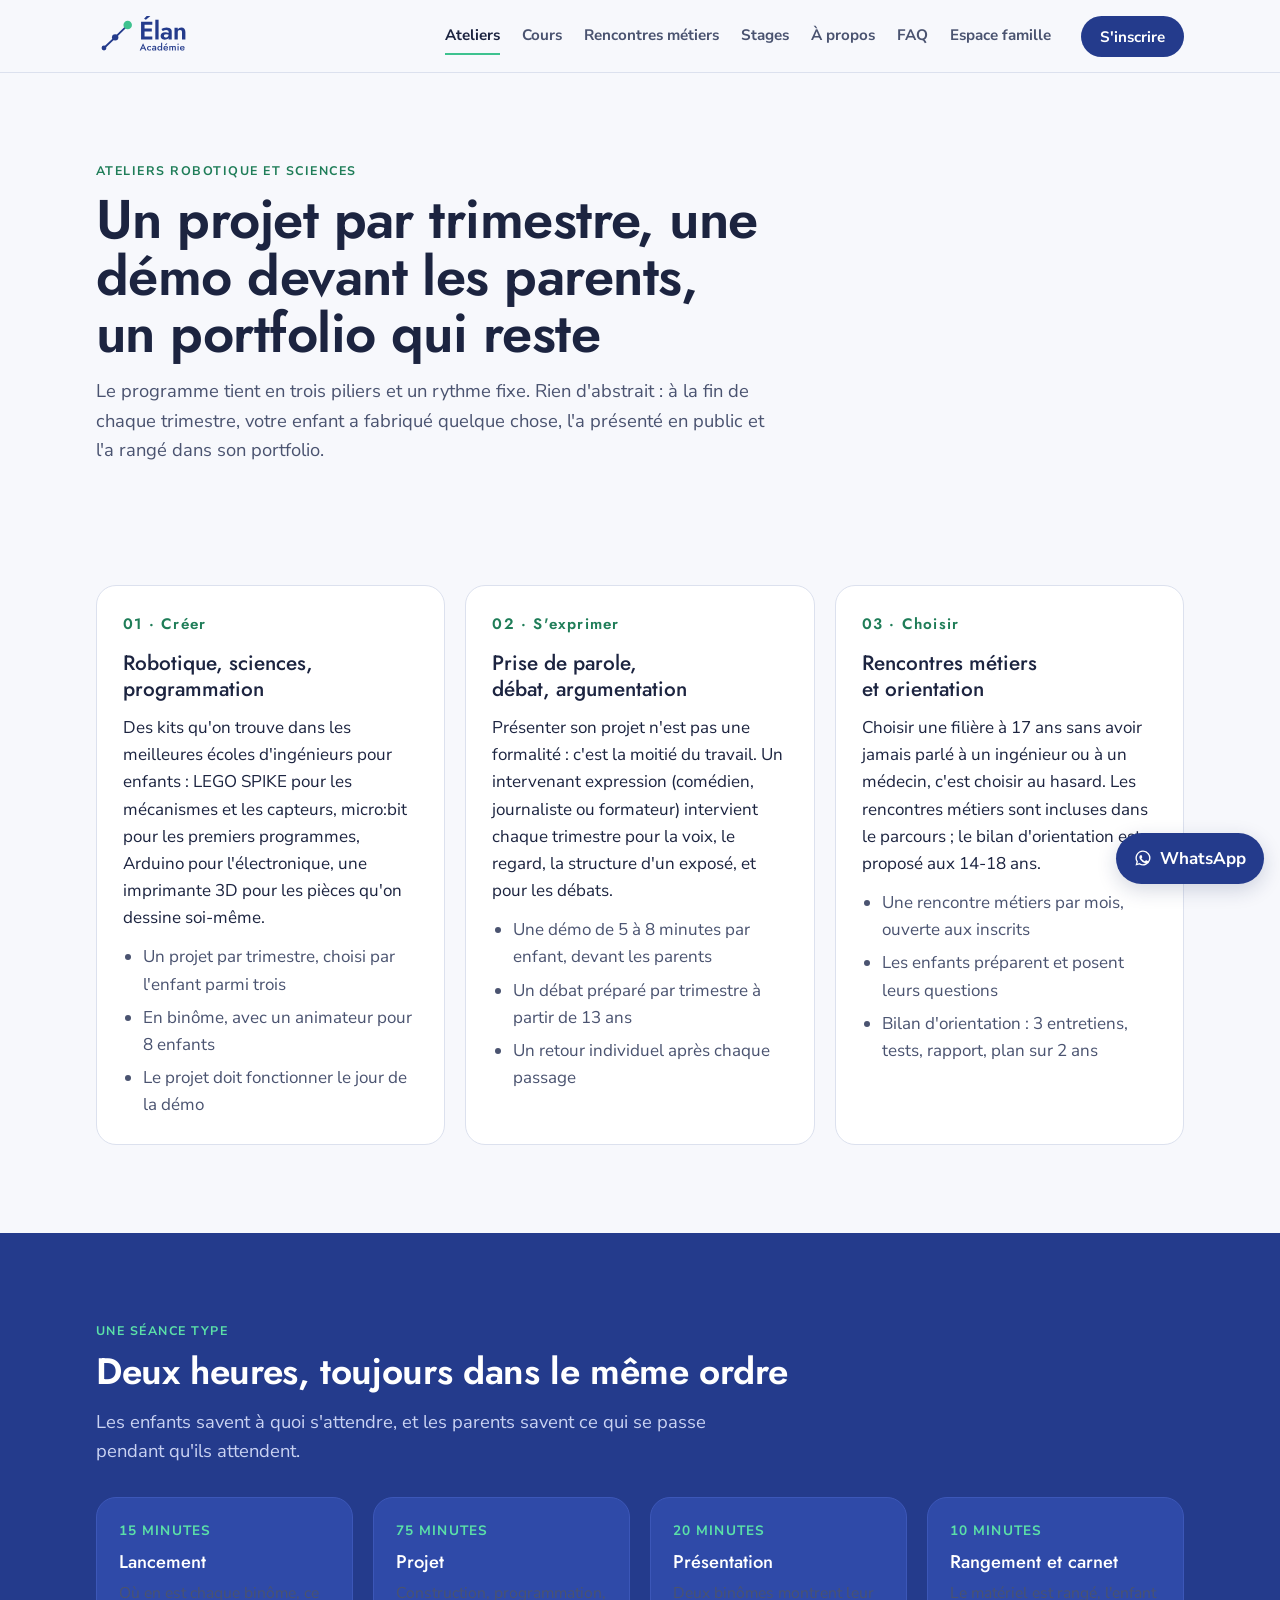
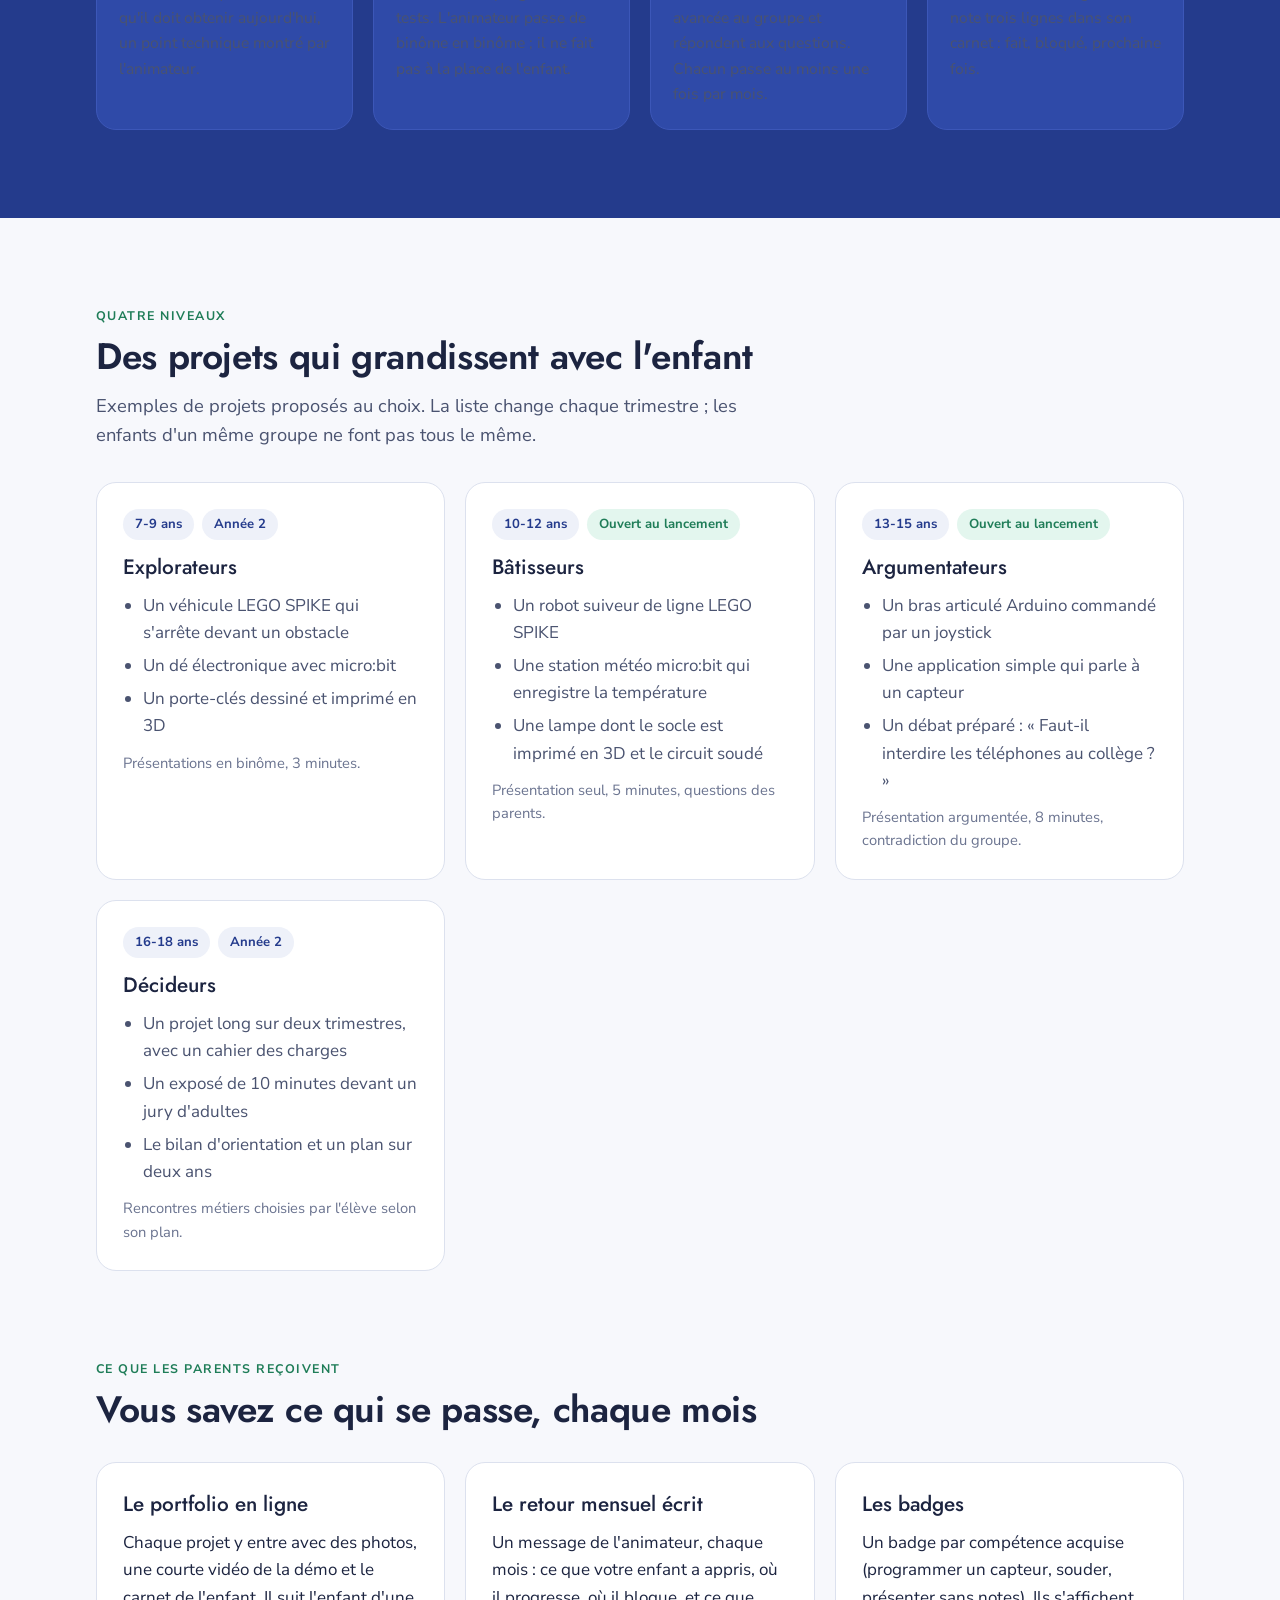
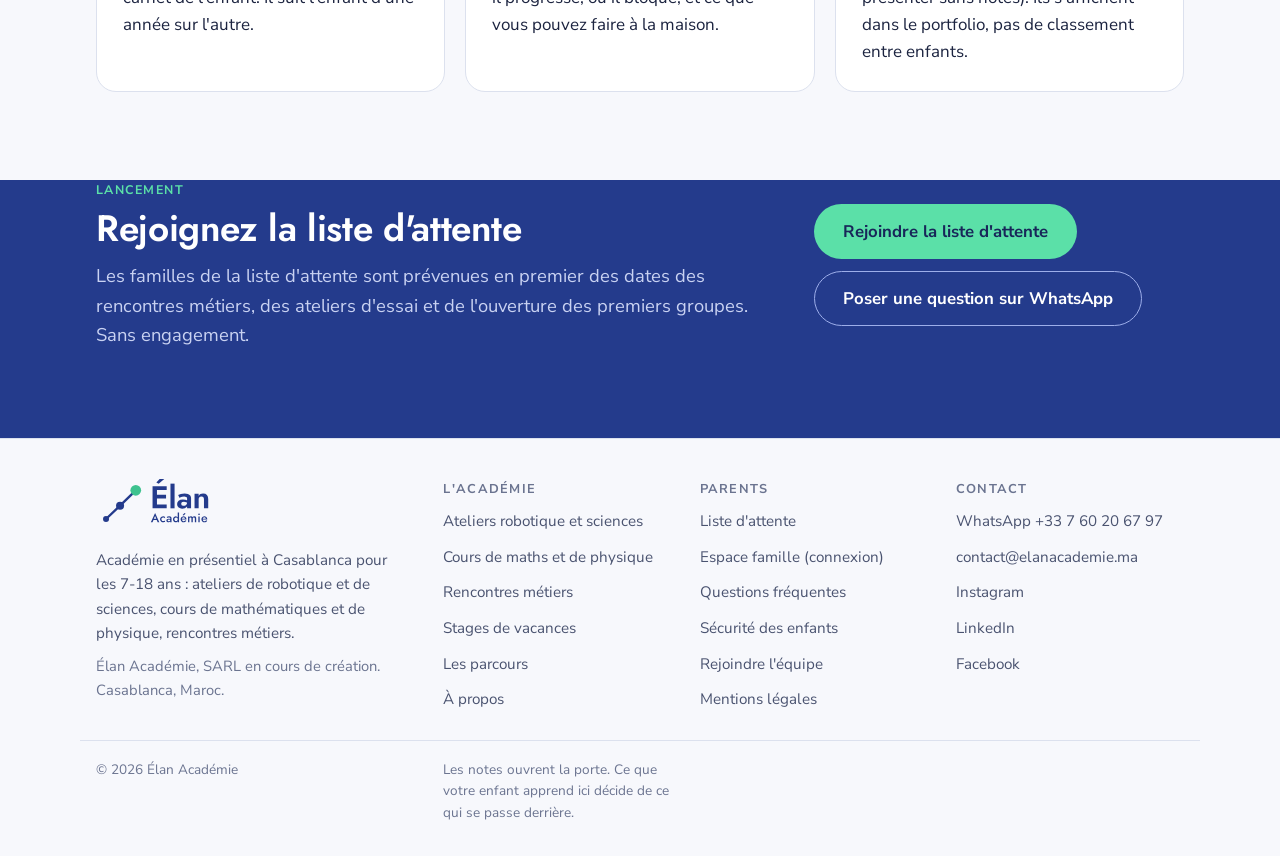
<file: programme.html>
<!doctype html>
<html lang="fr" data-theme="light">
<head>
<meta charset="utf-8">
<meta name="viewport" content="width=device-width, initial-scale=1, viewport-fit=cover">
<title>Ateliers robotique et sciences — Élan Académie</title>
<meta name="description" content="Les ateliers d'Élan Académie : robotique, sciences, programmation et prise de parole, un projet par trimestre, une démo devant les parents toutes les huit semaines, quatre niveaux de 7 à 18 ans.">
<meta property="og:title" content="Ateliers robotique et sciences — Élan Académie"><meta property="og:description" content="Les ateliers d'Élan Académie : robotique, sciences, programmation et prise de parole, un projet par trimestre, une démo devant les parents toutes les huit semaines, quatre niveaux de 7 à 18 ans."><meta property="og:type" content="website"><meta property="og:locale" content="fr_MA">
<link rel="icon" href="data:image/svg+xml,%3Csvg%20xmlns%3D%22http%3A//www.w3.org/2000/svg%22%20viewBox%3D%220%200%20300%20300%22%20width%3D%2264%22%20height%3D%2264%22%3E%3Cpath%20d%3D%22M60%20240L144%20160%22%20stroke%3D%22%23243B8C%22%20stroke-width%3D%2214%22%20stroke-linecap%3D%22round%22%20fill%3D%22none%22/%3E%3Cpath%20d%3D%22M144%20160L238%2068%22%20stroke%3D%22%23243B8C%22%20stroke-width%3D%2214%22%20stroke-linecap%3D%22round%22%20fill%3D%22none%22/%3E%3Ccircle%20cx%3D%2260%22%20cy%3D%22240%22%20r%3D%2218%22%20fill%3D%22%23243B8C%22/%3E%3Ccircle%20cx%3D%22144%22%20cy%3D%22160%22%20r%3D%2224%22%20fill%3D%22%23243B8C%22/%3E%3Ccircle%20cx%3D%22238%22%20cy%3D%2268%22%20r%3D%2232%22%20fill%3D%22%233EC28F%22/%3E%3C/svg%3E">
<link rel="preconnect" href="https://fonts.googleapis.com"><link rel="preconnect" href="https://fonts.gstatic.com" crossorigin><link rel="stylesheet" href="https://fonts.googleapis.com/css2?family=Jost:wght@500;600&family=Nunito+Sans:wght@400;700&display=swap">
<link rel="stylesheet" href="assets/site.css">
<link rel="manifest" href="app/manifest.webmanifest">
<link rel="apple-touch-icon" href="app/icons/apple-touch-icon.png">
<meta name="theme-color" content="#F7F8FC">
<meta name="color-scheme" content="light">
<meta name="apple-mobile-web-app-capable" content="yes">
<meta name="apple-mobile-web-app-title" content="Élan">
<script src="app/config.js"></script>
</head>
<body>
<header class="site-header">
  <div class="wrap">
    <a class="brand logo-switch" href="index.html" aria-label="Élan Académie, accueil">
      <img class="logo-light" src="assets/logo-horizontal.svg" alt="Élan Académie" width="94" height="40">
      <img class="logo-dark" src="assets/logo-horizontal-negatif.svg" alt="" width="94" height="40">
    </a>
    <button class="nav-toggle" type="button" aria-expanded="false" aria-controls="nav">Menu</button>
    <nav class="nav" id="nav" aria-label="Navigation principale"><a href="programme.html" aria-current="page">Ateliers</a><a href="cours.html">Cours</a><a href="metiers.html">Rencontres métiers</a><a href="stages.html">Stages</a><a href="a-propos.html">À propos</a><a href="faq.html">FAQ</a><a href="app/">Espace famille</a><a class="btn btn-primary" href="inscription.html">S'inscrire</a></nav>
  </div>
</header>
<main>
<section class="section">
  <div class="wrap">
    <div class="section-head"><p class="eyebrow">Ateliers robotique et sciences</p><h1>Un projet par trimestre, une démo devant les parents, un portfolio qui reste</h1><p class="lead">Le programme tient en trois piliers et un rythme fixe. Rien d'abstrait : à la fin de chaque trimestre, votre enfant a fabriqué quelque chose, l'a présenté en public et l'a rangé dans son portfolio.</p></div>
  </div>
</section>

<section class="section">
  <div class="wrap">
    <div class="grid grid-3">
      <article class="card"><span class="pillar-num">01 · Créer</span><h3>Robotique, sciences, programmation</h3><p>Des kits qu'on trouve dans les meilleures écoles d'ingénieurs pour enfants : LEGO SPIKE pour les mécanismes et les capteurs, micro:bit pour les premiers programmes, Arduino pour l'électronique, une imprimante 3D pour les pièces qu'on dessine soi-même.</p><ul><li>Un projet par trimestre, choisi par l'enfant parmi trois</li><li>En binôme, avec un animateur pour 8 enfants</li><li>Le projet doit fonctionner le jour de la démo</li></ul></article>
      <article class="card"><span class="pillar-num">02 · S'exprimer</span><h3>Prise de parole, débat, argumentation</h3><p>Présenter son projet n'est pas une formalité : c'est la moitié du travail. Un intervenant expression (comédien, journaliste ou formateur) intervient chaque trimestre pour la voix, le regard, la structure d'un exposé, et pour les débats.</p><ul><li>Une démo de 5 à 8 minutes par enfant, devant les parents</li><li>Un débat préparé par trimestre à partir de 13 ans</li><li>Un retour individuel après chaque passage</li></ul></article>
      <article class="card"><span class="pillar-num">03 · Choisir</span><h3>Rencontres métiers et orientation</h3><p>Choisir une filière à 17 ans sans avoir jamais parlé à un ingénieur ou à un médecin, c'est choisir au hasard. Les rencontres métiers sont incluses dans le parcours ; le bilan d'orientation est proposé aux 14-18 ans.</p><ul><li>Une rencontre métiers par mois, ouverte aux inscrits</li><li>Les enfants préparent et posent leurs questions</li><li>Bilan d'orientation : 3 entretiens, tests, rapport, plan sur 2 ans</li></ul></article>
    </div>
  </div>
</section>

<section class="section band" style="padding-top:clamp(48px,7vw,88px)">
  <div class="wrap">
    <div class="section-head"><p class="eyebrow">Une séance type</p><h2>Deux heures, toujours dans le même ordre</h2><p class="lead">Les enfants savent à quoi s'attendre, et les parents savent ce qui se passe pendant qu'ils attendent.</p></div>
    <div class="steps">
      <div class="step"><span class="when">15 minutes</span><h3>Lancement</h3><p>Où en est chaque binôme, ce qu'il doit obtenir aujourd'hui, un point technique montré par l'animateur.</p></div>
      <div class="step"><span class="when">75 minutes</span><h3>Projet</h3><p>Construction, programmation, tests. L'animateur passe de binôme en binôme ; il ne fait pas à la place de l'enfant.</p></div>
      <div class="step"><span class="when">20 minutes</span><h3>Présentation</h3><p>Deux binômes montrent leur avancée au groupe et répondent aux questions. Chacun passe au moins une fois par mois.</p></div>
      <div class="step"><span class="when">10 minutes</span><h3>Rangement et carnet</h3><p>Le matériel est rangé, l'enfant note trois lignes dans son carnet : fait, bloqué, prochaine fois.</p></div>
    </div>
  </div>
</section>

<section class="section" style="padding-top:clamp(48px,7vw,88px)">
  <div class="wrap">
    <div class="section-head"><p class="eyebrow">Quatre niveaux</p><h2>Des projets qui grandissent avec l'enfant</h2><p class="lead">Exemples de projets proposés au choix. La liste change chaque trimestre ; les enfants d'un même groupe ne font pas tous le même.</p></div>
    <div class="grid grid-2">
      <article class="card"><div class="btn-row" style="gap:8px"><span class="pill">7-9 ans</span><span class="pill">Année 2</span></div><h3>Explorateurs</h3><ul><li>Un véhicule LEGO SPIKE qui s'arrête devant un obstacle</li><li>Un dé électronique avec micro:bit</li><li>Un porte-clés dessiné et imprimé en 3D</li></ul><p class="small muted">Présentations en binôme, 3 minutes.</p></article>
      <article class="card"><div class="btn-row" style="gap:8px"><span class="pill">10-12 ans</span><span class="pill pill-green">Ouvert au lancement</span></div><h3>Bâtisseurs</h3><ul><li>Un robot suiveur de ligne LEGO SPIKE</li><li>Une station météo micro:bit qui enregistre la température</li><li>Une lampe dont le socle est imprimé en 3D et le circuit soudé</li></ul><p class="small muted">Présentation seul, 5 minutes, questions des parents.</p></article>
      <article class="card"><div class="btn-row" style="gap:8px"><span class="pill">13-15 ans</span><span class="pill pill-green">Ouvert au lancement</span></div><h3>Argumentateurs</h3><ul><li>Un bras articulé Arduino commandé par un joystick</li><li>Une application simple qui parle à un capteur</li><li>Un débat préparé : « Faut-il interdire les téléphones au collège ? »</li></ul><p class="small muted">Présentation argumentée, 8 minutes, contradiction du groupe.</p></article>
      <article class="card"><div class="btn-row" style="gap:8px"><span class="pill">16-18 ans</span><span class="pill">Année 2</span></div><h3>Décideurs</h3><ul><li>Un projet long sur deux trimestres, avec un cahier des charges</li><li>Un exposé de 10 minutes devant un jury d'adultes</li><li>Le bilan d'orientation et un plan sur deux ans</li></ul><p class="small muted">Rencontres métiers choisies par l'élève selon son plan.</p></article>
    </div>
  </div>
</section>

<section class="section">
  <div class="wrap">
    <div class="section-head"><p class="eyebrow">Ce que les parents reçoivent</p><h2>Vous savez ce qui se passe, chaque mois</h2></div>
    <div class="grid grid-3">
      <article class="card"><h3>Le portfolio en ligne</h3><p>Chaque projet y entre avec des photos, une courte vidéo de la démo et le carnet de l'enfant. Il suit l'enfant d'une année sur l'autre.</p></article>
      <article class="card"><h3>Le retour mensuel écrit</h3><p>Un message de l'animateur, chaque mois : ce que votre enfant a appris, où il progresse, où il bloque, et ce que vous pouvez faire à la maison.</p></article>
      <article class="card"><h3>Les badges</h3><p>Un badge par compétence acquise (programmer un capteur, souder, présenter sans notes). Ils s'affichent dans le portfolio, pas de classement entre enfants.</p></article>
    </div>
  </div>
</section>

<section class="band cta-band section">
  <div class="wrap">
    <div><p class="eyebrow">Lancement</p><h2 style="margin-top:8px">Rejoignez la liste d'attente</h2><p class="lead" style="margin-top:12px">Les familles de la liste d'attente sont prévenues en premier des dates des rencontres métiers, des ateliers d'essai et de l'ouverture des premiers groupes. Sans engagement.</p></div>
    <div class="btn-row"><a class="btn btn-primary btn-lg" href="inscription.html">Rejoindre la liste d'attente</a><a class="btn btn-secondary btn-lg" data-wa="Bonjour, j'ai une question sur Élan Académie." href="#">Poser une question sur WhatsApp</a></div>
  </div>
</section>
</main>
<footer class="site-footer">
  <div class="wrap">
    <div class="logo-switch">
      <img class="logo-light" src="assets/logo-horizontal.svg" alt="Élan Académie" width="118" height="50" style="height:50px;width:auto">
      <img class="logo-dark" src="assets/logo-horizontal-negatif.svg" alt="" width="118" height="50" style="height:50px;width:auto">
      <p style="margin-top:12px;max-width:34ch">Académie en présentiel à Casablanca pour les 7-18 ans : ateliers de robotique et de sciences, cours de mathématiques et de physique, rencontres métiers.</p>
      <p class="small muted" style="margin-top:10px">Élan Académie, SARL en cours de création. Casablanca, Maroc.</p>
    </div>
    <div>
      <h4>L'académie</h4>
      <ul><li><a href="programme.html">Ateliers robotique et sciences</a></li><li><a href="cours.html">Cours de maths et de physique</a></li><li><a href="metiers.html">Rencontres métiers</a></li><li><a href="stages.html">Stages de vacances</a></li><li><a href="parcours.html">Les parcours</a></li><li><a href="a-propos.html">À propos</a></li></ul>
    </div>
    <div>
      <h4>Parents</h4>
      <ul><li><a href="inscription.html">Liste d'attente</a></li><li><a href="app/">Espace famille (connexion)</a></li><li><a href="faq.html">Questions fréquentes</a></li><li><a href="a-propos.html#securite">Sécurité des enfants</a></li><li><a href="candidature.html">Rejoindre l'équipe</a></li><li><a href="mentions-legales.html">Mentions légales</a></li></ul>
    </div>
    <div>
      <h4>Contact</h4>
      <ul><li><a data-wa="" href="#">WhatsApp <span data-wa-number></span></a></li><li><span data-email></span></li><li><a data-instagram href="#" target="_blank" rel="noopener">Instagram</a></li><li><a data-linkedin href="#" target="_blank" rel="noopener">LinkedIn</a></li><li><a data-facebook href="#" target="_blank" rel="noopener">Facebook</a></li></ul>
    </div>
  </div>
  <div class="wrap footer-bottom"><span>© <span data-year></span> Élan Académie</span><span>Les notes ouvrent la porte. Ce que votre enfant apprend ici décide de ce qui se passe derrière.</span></div>
</footer>
<a class="wa-float" data-wa="Bonjour, j'ai une question sur Élan Académie." href="#"><svg viewBox="0 0 24 24" aria-hidden="true" fill="currentColor"><path d="M12 2a10 10 0 0 0-8.6 15.1L2 22l5-1.3A10 10 0 1 0 12 2zm0 1.8a8.2 8.2 0 0 1 0 16.4 8.2 8.2 0 0 1-4.2-1.2l-.3-.2-3 .8.8-2.9-.2-.3A8.2 8.2 0 0 1 12 3.8zm-3 4.4c-.2 0-.5 0-.8.4-.3.3-1 1-1 2.4s1 2.8 1.2 3c.1.2 2 3.2 5 4.4 2.5 1 3 .8 3.5.7.5 0 1.7-.7 1.9-1.4.2-.7.2-1.2.2-1.4-.1-.1-.3-.2-.6-.3l-2-1c-.3-.1-.5-.1-.7.1l-.9 1.1c-.2.2-.3.2-.6.1-.3-.2-1.3-.5-2.4-1.5-.9-.8-1.5-1.8-1.7-2.1-.2-.3 0-.5.1-.6l.5-.5.3-.5v-.5l-.9-2.2c-.2-.5-.4-.4-.6-.4h-.5z"/></svg> WhatsApp</a>
<script src="assets/site.js"></script>
<script>if ("serviceWorker" in navigator && location.protocol === "https:") navigator.serviceWorker.register("sw.js").catch(function () {});</script>
</body>
</html>
</file>
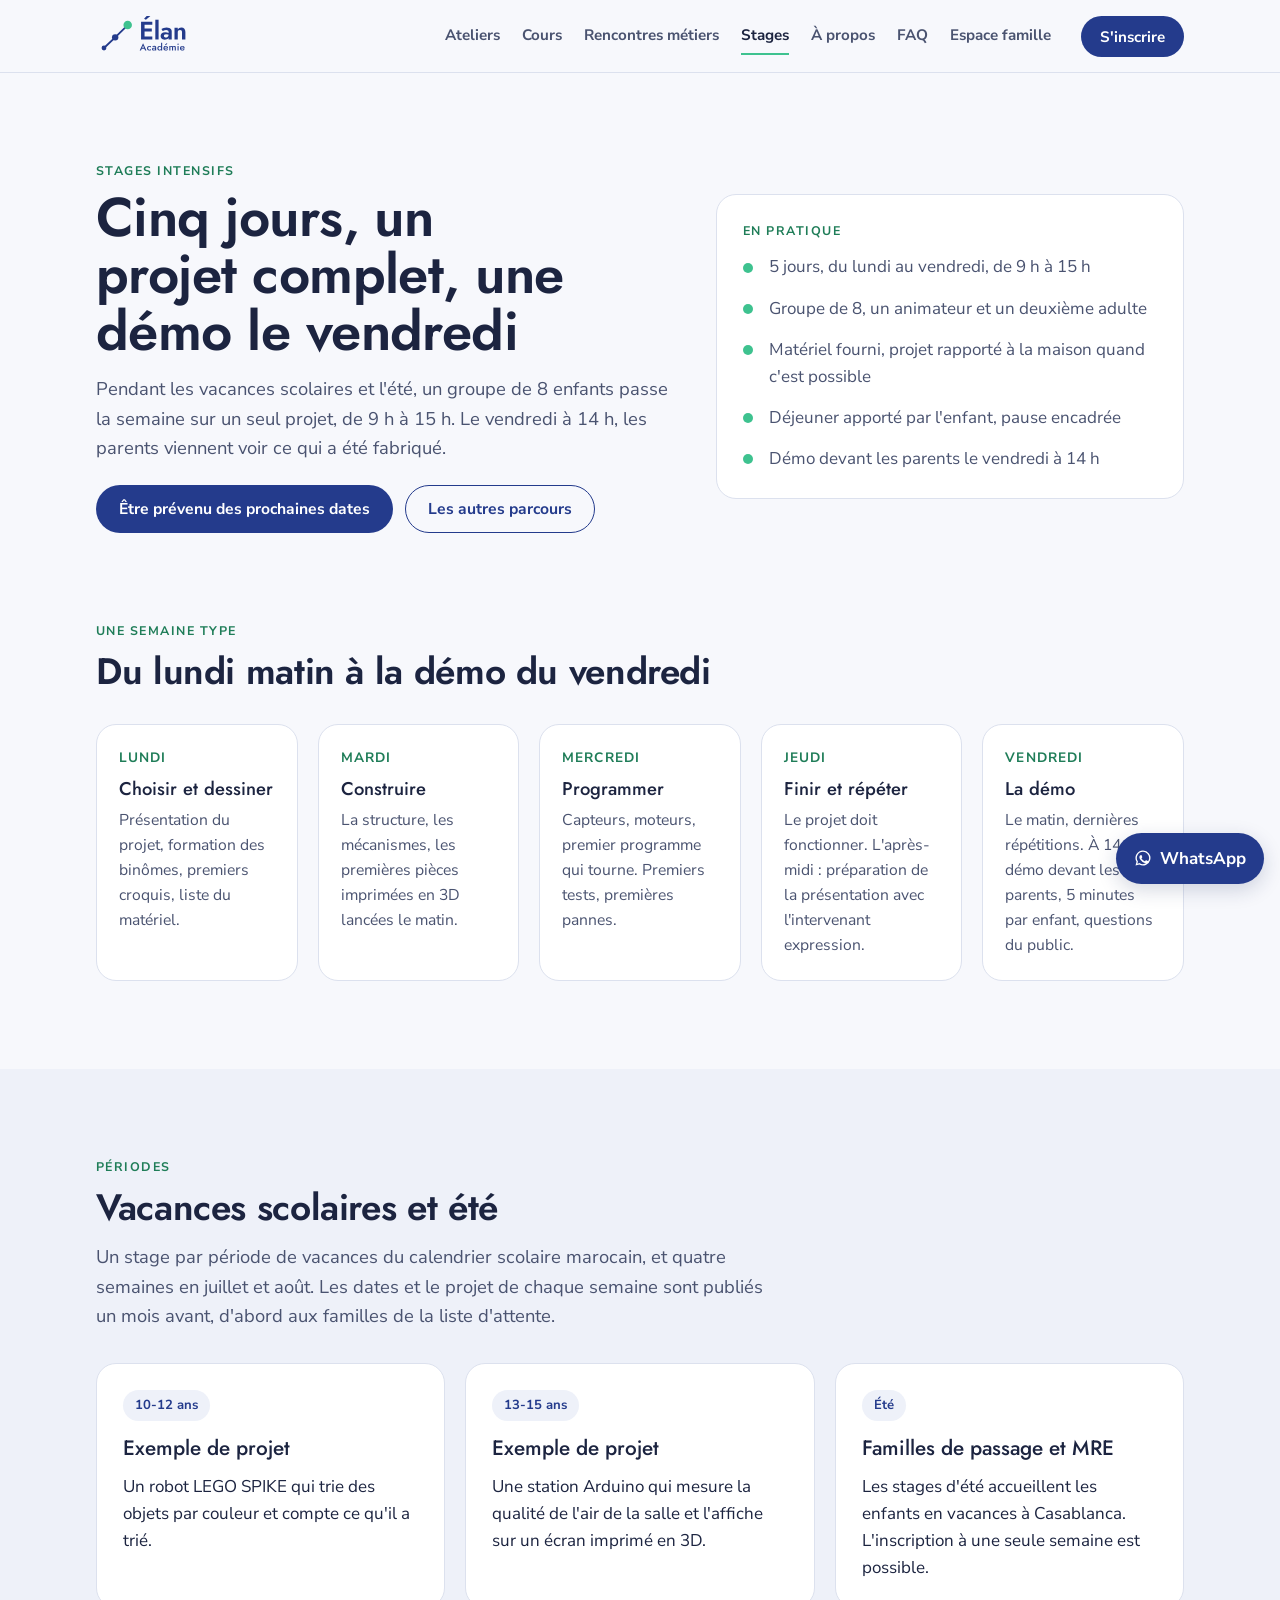
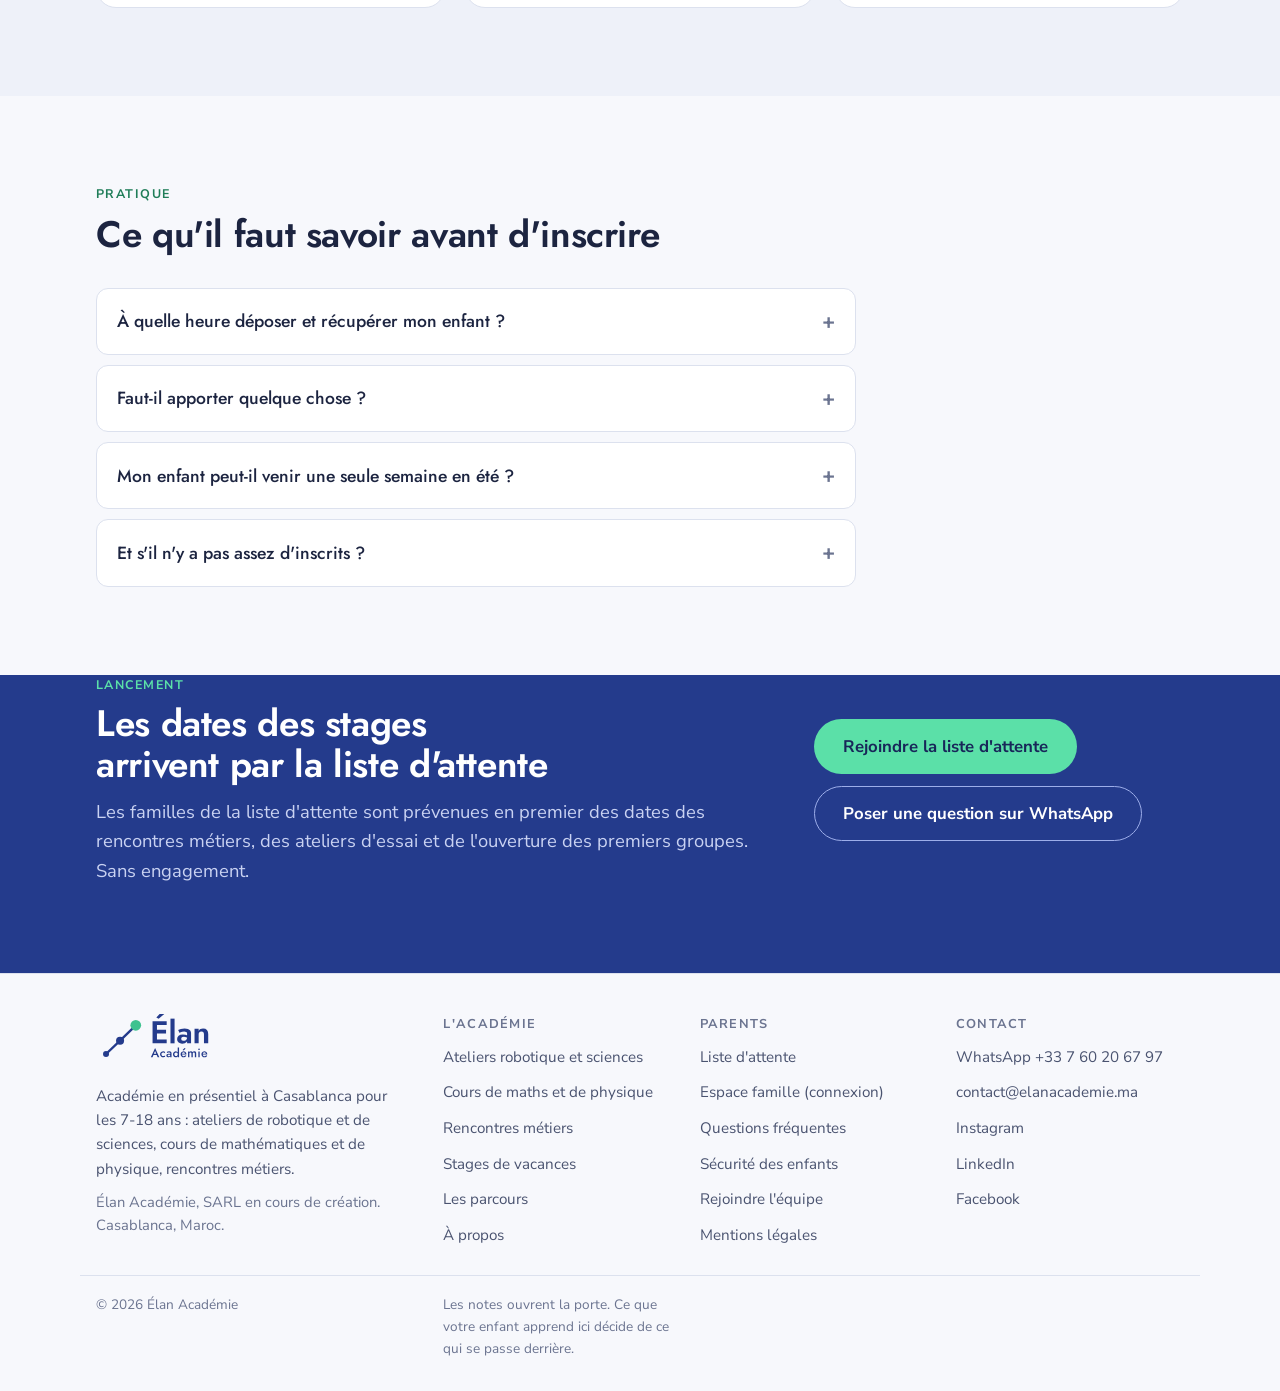
<file: stages.html>
<!doctype html>
<html lang="fr" data-theme="light">
<head>
<meta charset="utf-8">
<meta name="viewport" content="width=device-width, initial-scale=1, viewport-fit=cover">
<title>Stages intensifs — Élan Académie</title>
<meta name="description" content="Stages intensifs d'Élan Académie pendant les vacances et l'été : 5 jours de 9 h à 15 h, un projet complet, démo devant les parents le vendredi.">
<meta property="og:title" content="Stages intensifs — Élan Académie"><meta property="og:description" content="Stages intensifs d'Élan Académie pendant les vacances et l'été : 5 jours de 9 h à 15 h, un projet complet, démo devant les parents le vendredi."><meta property="og:type" content="website"><meta property="og:locale" content="fr_MA">
<link rel="icon" href="data:image/svg+xml,%3Csvg%20xmlns%3D%22http%3A//www.w3.org/2000/svg%22%20viewBox%3D%220%200%20300%20300%22%20width%3D%2264%22%20height%3D%2264%22%3E%3Cpath%20d%3D%22M60%20240L144%20160%22%20stroke%3D%22%23243B8C%22%20stroke-width%3D%2214%22%20stroke-linecap%3D%22round%22%20fill%3D%22none%22/%3E%3Cpath%20d%3D%22M144%20160L238%2068%22%20stroke%3D%22%23243B8C%22%20stroke-width%3D%2214%22%20stroke-linecap%3D%22round%22%20fill%3D%22none%22/%3E%3Ccircle%20cx%3D%2260%22%20cy%3D%22240%22%20r%3D%2218%22%20fill%3D%22%23243B8C%22/%3E%3Ccircle%20cx%3D%22144%22%20cy%3D%22160%22%20r%3D%2224%22%20fill%3D%22%23243B8C%22/%3E%3Ccircle%20cx%3D%22238%22%20cy%3D%2268%22%20r%3D%2232%22%20fill%3D%22%233EC28F%22/%3E%3C/svg%3E">
<link rel="preconnect" href="https://fonts.googleapis.com"><link rel="preconnect" href="https://fonts.gstatic.com" crossorigin><link rel="stylesheet" href="https://fonts.googleapis.com/css2?family=Jost:wght@500;600&family=Nunito+Sans:wght@400;700&display=swap">
<link rel="stylesheet" href="assets/site.css">
<link rel="manifest" href="app/manifest.webmanifest">
<link rel="apple-touch-icon" href="app/icons/apple-touch-icon.png">
<meta name="theme-color" content="#F7F8FC">
<meta name="color-scheme" content="light">
<meta name="apple-mobile-web-app-capable" content="yes">
<meta name="apple-mobile-web-app-title" content="Élan">
<script src="app/config.js"></script>
</head>
<body>
<header class="site-header">
  <div class="wrap">
    <a class="brand logo-switch" href="index.html" aria-label="Élan Académie, accueil">
      <img class="logo-light" src="assets/logo-horizontal.svg" alt="Élan Académie" width="94" height="40">
      <img class="logo-dark" src="assets/logo-horizontal-negatif.svg" alt="" width="94" height="40">
    </a>
    <button class="nav-toggle" type="button" aria-expanded="false" aria-controls="nav">Menu</button>
    <nav class="nav" id="nav" aria-label="Navigation principale"><a href="programme.html">Ateliers</a><a href="cours.html">Cours</a><a href="metiers.html">Rencontres métiers</a><a href="stages.html" aria-current="page">Stages</a><a href="a-propos.html">À propos</a><a href="faq.html">FAQ</a><a href="app/">Espace famille</a><a class="btn btn-primary" href="inscription.html">S'inscrire</a></nav>
  </div>
</header>
<main>
<section class="section">
  <div class="wrap split">
    <div><p class="eyebrow">Stages intensifs</p><h1 style="margin-top:8px">Cinq jours, un projet complet, une démo le vendredi</h1><p class="lead" style="margin-top:14px">Pendant les vacances scolaires et l'été, un groupe de 8 enfants passe la semaine sur un seul projet, de 9 h à 15 h. Le vendredi à 14 h, les parents viennent voir ce qui a été fabriqué.</p><div class="btn-row" style="margin-top:22px"><a class="btn btn-primary" href="inscription.html">Être prévenu des prochaines dates</a><a class="btn btn-secondary" href="parcours.html">Les autres parcours</a></div></div>
    <div class="card"><p class="eyebrow">En pratique</p><ul class="checklist"><li>5 jours, du lundi au vendredi, de 9 h à 15 h</li><li>Groupe de 8, un animateur et un deuxième adulte</li><li>Matériel fourni, projet rapporté à la maison quand c'est possible</li><li>Déjeuner apporté par l'enfant, pause encadrée</li><li>Démo devant les parents le vendredi à 14 h</li></ul></div>
  </div>
</section>

<section class="section">
  <div class="wrap">
    <div class="section-head"><p class="eyebrow">Une semaine type</p><h2>Du lundi matin à la démo du vendredi</h2></div>
    <div class="steps" style="grid-template-columns:repeat(auto-fit,minmax(min(100%,190px),1fr))">
      <div class="step"><span class="when">Lundi</span><h3>Choisir et dessiner</h3><p>Présentation du projet, formation des binômes, premiers croquis, liste du matériel.</p></div>
      <div class="step"><span class="when">Mardi</span><h3>Construire</h3><p>La structure, les mécanismes, les premières pièces imprimées en 3D lancées le matin.</p></div>
      <div class="step"><span class="when">Mercredi</span><h3>Programmer</h3><p>Capteurs, moteurs, premier programme qui tourne. Premiers tests, premières pannes.</p></div>
      <div class="step"><span class="when">Jeudi</span><h3>Finir et répéter</h3><p>Le projet doit fonctionner. L'après-midi : préparation de la présentation avec l'intervenant expression.</p></div>
      <div class="step"><span class="when">Vendredi</span><h3>La démo</h3><p>Le matin, dernières répétitions. À 14 h, démo devant les parents, 5 minutes par enfant, questions du public.</p></div>
    </div>
  </div>
</section>

<section class="section band-2" style="padding-top:clamp(48px,7vw,88px)">
  <div class="wrap">
    <div class="section-head"><p class="eyebrow">Périodes</p><h2>Vacances scolaires et été</h2><p class="lead">Un stage par période de vacances du calendrier scolaire marocain, et quatre semaines en juillet et août. Les dates et le projet de chaque semaine sont publiés un mois avant, d'abord aux familles de la liste d'attente.</p></div>
    <div class="grid grid-3">
      <article class="card"><span class="pill">10-12 ans</span><h3>Exemple de projet</h3><p>Un robot LEGO SPIKE qui trie des objets par couleur et compte ce qu'il a trié.</p></article>
      <article class="card"><span class="pill">13-15 ans</span><h3>Exemple de projet</h3><p>Une station Arduino qui mesure la qualité de l'air de la salle et l'affiche sur un écran imprimé en 3D.</p></article>
      <article class="card"><span class="pill">Été</span><h3>Familles de passage et MRE</h3><p>Les stages d'été accueillent les enfants en vacances à Casablanca. L'inscription à une seule semaine est possible.</p></article>
    </div>
  </div>
</section>

<section class="section" style="padding-top:clamp(48px,7vw,88px)">
  <div class="wrap">
    <div class="section-head"><p class="eyebrow">Pratique</p><h2>Ce qu'il faut savoir avant d'inscrire</h2></div>
    <div class="faq">
      <details><summary>À quelle heure déposer et récupérer mon enfant ?</summary><p>Accueil entre 8 h 45 et 9 h, sortie à 15 h. Un adulte désigné dans le protocole d'accueil signe à l'arrivée et au départ.</p></details>
      <details><summary>Faut-il apporter quelque chose ?</summary><p>Le déjeuner et une gourde. Tout le matériel technique est fourni. Un carnet est remis le lundi.</p></details>
      <details><summary>Mon enfant peut-il venir une seule semaine en été ?</summary><p>Oui. Chaque semaine est un projet complet et indépendant.</p></details>
      <details><summary>Et s'il n'y a pas assez d'inscrits ?</summary><p>Un stage ouvre à partir de 6 enfants. Si une semaine n'ouvre pas, vous êtes prévenu deux semaines avant et une autre semaine vous est proposée.</p></details>
    </div>
  </div>
</section>

<section class="band cta-band section">
  <div class="wrap">
    <div><p class="eyebrow">Lancement</p><h2 style="margin-top:8px">Les dates des stages arrivent par la liste d'attente</h2><p class="lead" style="margin-top:12px">Les familles de la liste d'attente sont prévenues en premier des dates des rencontres métiers, des ateliers d'essai et de l'ouverture des premiers groupes. Sans engagement.</p></div>
    <div class="btn-row"><a class="btn btn-primary btn-lg" href="inscription.html">Rejoindre la liste d'attente</a><a class="btn btn-secondary btn-lg" data-wa="Bonjour, j'ai une question sur Élan Académie." href="#">Poser une question sur WhatsApp</a></div>
  </div>
</section>
</main>
<footer class="site-footer">
  <div class="wrap">
    <div class="logo-switch">
      <img class="logo-light" src="assets/logo-horizontal.svg" alt="Élan Académie" width="118" height="50" style="height:50px;width:auto">
      <img class="logo-dark" src="assets/logo-horizontal-negatif.svg" alt="" width="118" height="50" style="height:50px;width:auto">
      <p style="margin-top:12px;max-width:34ch">Académie en présentiel à Casablanca pour les 7-18 ans : ateliers de robotique et de sciences, cours de mathématiques et de physique, rencontres métiers.</p>
      <p class="small muted" style="margin-top:10px">Élan Académie, SARL en cours de création. Casablanca, Maroc.</p>
    </div>
    <div>
      <h4>L'académie</h4>
      <ul><li><a href="programme.html">Ateliers robotique et sciences</a></li><li><a href="cours.html">Cours de maths et de physique</a></li><li><a href="metiers.html">Rencontres métiers</a></li><li><a href="stages.html">Stages de vacances</a></li><li><a href="parcours.html">Les parcours</a></li><li><a href="a-propos.html">À propos</a></li></ul>
    </div>
    <div>
      <h4>Parents</h4>
      <ul><li><a href="inscription.html">Liste d'attente</a></li><li><a href="app/">Espace famille (connexion)</a></li><li><a href="faq.html">Questions fréquentes</a></li><li><a href="a-propos.html#securite">Sécurité des enfants</a></li><li><a href="candidature.html">Rejoindre l'équipe</a></li><li><a href="mentions-legales.html">Mentions légales</a></li></ul>
    </div>
    <div>
      <h4>Contact</h4>
      <ul><li><a data-wa="" href="#">WhatsApp <span data-wa-number></span></a></li><li><span data-email></span></li><li><a data-instagram href="#" target="_blank" rel="noopener">Instagram</a></li><li><a data-linkedin href="#" target="_blank" rel="noopener">LinkedIn</a></li><li><a data-facebook href="#" target="_blank" rel="noopener">Facebook</a></li></ul>
    </div>
  </div>
  <div class="wrap footer-bottom"><span>© <span data-year></span> Élan Académie</span><span>Les notes ouvrent la porte. Ce que votre enfant apprend ici décide de ce qui se passe derrière.</span></div>
</footer>
<a class="wa-float" data-wa="Bonjour, j'ai une question sur Élan Académie." href="#"><svg viewBox="0 0 24 24" aria-hidden="true" fill="currentColor"><path d="M12 2a10 10 0 0 0-8.6 15.1L2 22l5-1.3A10 10 0 1 0 12 2zm0 1.8a8.2 8.2 0 0 1 0 16.4 8.2 8.2 0 0 1-4.2-1.2l-.3-.2-3 .8.8-2.9-.2-.3A8.2 8.2 0 0 1 12 3.8zm-3 4.4c-.2 0-.5 0-.8.4-.3.3-1 1-1 2.4s1 2.8 1.2 3c.1.2 2 3.2 5 4.4 2.5 1 3 .8 3.5.7.5 0 1.7-.7 1.9-1.4.2-.7.2-1.2.2-1.4-.1-.1-.3-.2-.6-.3l-2-1c-.3-.1-.5-.1-.7.1l-.9 1.1c-.2.2-.3.2-.6.1-.3-.2-1.3-.5-2.4-1.5-.9-.8-1.5-1.8-1.7-2.1-.2-.3 0-.5.1-.6l.5-.5.3-.5v-.5l-.9-2.2c-.2-.5-.4-.4-.6-.4h-.5z"/></svg> WhatsApp</a>
<script src="assets/site.js"></script>
<script>if ("serviceWorker" in navigator && location.protocol === "https:") navigator.serviceWorker.register("sw.js").catch(function () {});</script>
</body>
</html>
</file>
<file: assets/site.css>
/* Élan Académie — site. Layout : une colonne de 1120 px, bandes pleine largeur pour l'accueil et les appels à l'action, cartes posées (trait 1 px, rayon 20 px), badges en pilule, pas de dégradé. */
:root {
  --bg: #F7F8FC; --bg2: #EEF1F9; --card: #FFFFFF; --line: #DCE1EE;
  --ink: #1C2440; --ink2: #4A5370; --ink3: #6B7490;
  --brand: #243B8C; --brand-2: #2F4AA8; --brand-light: #4A63C4; --brand-pale: #9DAEEA; --brand-deep: #182659;
  --green: #3EC28F; --green-text: #1F7D58; --green-dark: #5BE0A8;
  --link: #243B8C; --focus: #4A63C4;
  --btn-bg: #243B8C; --btn-fg: #FFFFFF; --btn2-bg: transparent; --btn2-fg: #243B8C; --btn2-line: #243B8C;
  --band-bg: #243B8C; --band-fg: #FFFFFF; --band-fg2: #C9D2F2; --band-muted: #9DAEEA; --band-card: #2F4AA8; --band-line: #3C57B8; --band-accent: #5BE0A8; --band-btn-bg: #5BE0A8; --band-btn-fg: #182659; --band-node: #FFFFFF;
  --sym-node: #243B8C; --sym-top: #3EC28F;
  --pill-bg: #EEF1F9; --pill-fg: #243B8C; --pill-green-bg: #E3F6EE; --pill-green-fg: #1F7D58;
  --font-display: 'Jost', 'Futura', 'Century Gothic', 'Avenir Next', sans-serif;
  --font-body: 'Nunito Sans', 'Segoe UI', 'Helvetica Neue', Arial, sans-serif;
  --radius: 20px; --radius-s: 12px; --maxw: 1120px;
}
@media (prefers-color-scheme: dark) {
  :root:not([data-theme="light"]) {
    --bg: #182659; --bg2: #1E3070; --card: #243B8C; --line: #3C57B8;
    --ink: #FFFFFF; --ink2: #C9D2F2; --ink3: #9DAEEA;
    --brand: #FFFFFF; --brand-2: #2F4AA8; --brand-light: #9DAEEA; --brand-pale: #9DAEEA; --brand-deep: #182659;
    --green-text: #5BE0A8; --link: #9DAEEA; --focus: #5BE0A8;
    --btn-bg: #5BE0A8; --btn-fg: #182659; --btn2-fg: #FFFFFF; --btn2-line: #9DAEEA;
    --band-bg: #243B8C; --band-card: #2F4AA8; --band-line: #3C57B8;
    --sym-node: #FFFFFF; --sym-top: #5BE0A8;
    --pill-bg: #2F4AA8; --pill-fg: #FFFFFF; --pill-green-bg: #1F7D58; --pill-green-fg: #FFFFFF;
    color-scheme: dark;
  }
}
:root[data-theme="dark"] {
  --bg: #182659; --bg2: #1E3070; --card: #243B8C; --line: #3C57B8;
  --ink: #FFFFFF; --ink2: #C9D2F2; --ink3: #9DAEEA;
  --brand: #FFFFFF; --brand-2: #2F4AA8; --brand-light: #9DAEEA; --brand-pale: #9DAEEA; --brand-deep: #182659;
  --green-text: #5BE0A8; --link: #9DAEEA; --focus: #5BE0A8;
  --btn-bg: #5BE0A8; --btn-fg: #182659; --btn2-fg: #FFFFFF; --btn2-line: #9DAEEA;
  --band-bg: #243B8C; --band-card: #2F4AA8; --band-line: #3C57B8;
  --sym-node: #FFFFFF; --sym-top: #5BE0A8;
  --pill-bg: #2F4AA8; --pill-fg: #FFFFFF; --pill-green-bg: #1F7D58; --pill-green-fg: #FFFFFF;
  color-scheme: dark;
}

*, *::before, *::after { box-sizing: border-box; }
html { scroll-behavior: smooth; -webkit-text-size-adjust: 100%; }
@media (prefers-reduced-motion: reduce) { html { scroll-behavior: auto; } *, *::before, *::after { transition: none !important; animation: none !important; } }
body { margin: 0; background: var(--bg); color: var(--ink); font-family: var(--font-body); font-size: 17px; line-height: 1.6; -webkit-font-smoothing: antialiased; }
body::before { content: ""; position: fixed; inset: 0 0 auto; height: env(safe-area-inset-top, 0px); z-index: 30; background: var(--bg); }
img, svg { max-width: 100%; height: auto; }
[hidden] { display: none !important; }
a { color: var(--link); text-decoration-thickness: 1px; text-underline-offset: 3px; }
a:focus-visible, button:focus-visible, input:focus-visible, select:focus-visible, textarea:focus-visible, summary:focus-visible { outline: 2px solid var(--focus); outline-offset: 3px; }
h1, h2, h3, h4 { font-family: var(--font-display); color: var(--ink); margin: 0; text-wrap: balance; }
h1 { font-weight: 600; font-size: clamp(2rem, 4.6vw, 3.4rem); line-height: 1.05; letter-spacing: -0.01em; }
h2 { font-weight: 600; font-size: clamp(1.6rem, 3vw, 2.3rem); line-height: 1.12; letter-spacing: -0.01em; }
h3 { font-weight: 500; font-size: 1.3rem; line-height: 1.25; }
h4 { font-weight: 500; font-size: 1.05rem; }
p { margin: 0; }
p + p { margin-top: 0.8em; }
ul, ol { margin: 0; padding-left: 1.2em; }
li + li { margin-top: 0.35em; }
strong { font-weight: 700; }
.lead { font-size: 1.15rem; color: var(--ink2); max-width: 62ch; }
.muted { color: var(--ink3); }
.small { font-size: 0.92rem; }
.eyebrow { font-family: var(--font-body); font-weight: 700; font-size: 0.78rem; letter-spacing: 0.12em; text-transform: uppercase; color: var(--green-text); }
.num { font-variant-numeric: tabular-nums; }

/* Conteneurs et bandes */
.wrap { max-width: var(--maxw); margin-inline: auto; padding-left: max(16px, env(safe-area-inset-left, 0px)); padding-right: max(16px, env(safe-area-inset-right, 0px)); }
.section { padding-block: clamp(48px, 7vw, 88px); }
.section + .section { padding-top: 0; }
.section-head { display: flex; flex-direction: column; gap: 10px; max-width: 70ch; margin-bottom: 32px; }
.section-head .lead { margin-top: 4px; }
.band { background: var(--band-bg); color: var(--band-fg); }
.band h1, .band h2, .band h3 { color: var(--band-fg); }
.band .eyebrow { color: var(--band-accent); }
.band .lead, .band p { color: var(--band-fg2); }
.band a { color: var(--band-fg); }
.band-2 { background: var(--bg2); }

/* En-tête */
.site-header { position: sticky; top: env(safe-area-inset-top, 0px); z-index: 20; background: var(--bg); border-bottom: 1px solid var(--line); }
.site-header .wrap { display: flex; align-items: center; justify-content: space-between; gap: 20px; min-height: 72px; }
.brand { display: inline-flex; align-items: center; gap: 10px; text-decoration: none; }
.brand img, .brand svg { height: 40px; width: auto; display: block; }
.logo-switch .logo-dark { display: none; }
@media (prefers-color-scheme: dark) { :root:not([data-theme="light"]) .logo-switch .logo-light { display: none; } :root:not([data-theme="light"]) .logo-switch .logo-dark { display: block; } }
:root[data-theme="dark"] .logo-switch .logo-light { display: none; }
:root[data-theme="dark"] .logo-switch .logo-dark { display: block; }
.nav { display: flex; align-items: center; gap: 4px 22px; }
.nav a { color: var(--ink2); text-decoration: none; font-weight: 700; font-size: 0.95rem; padding: 6px 0; border-bottom: 2px solid transparent; }
.nav a:hover { color: var(--ink); }
.nav a[aria-current="page"] { color: var(--ink); border-bottom-color: var(--green); }
.nav a.btn { margin-left: 8px; padding: 10px 18px; border-bottom: 0; color: var(--btn-fg); }
.nav a.btn:hover { color: var(--btn-fg); }
.nav-toggle { display: none; background: none; border: 1px solid var(--line); border-radius: 999px; color: var(--ink); font: 700 0.9rem var(--font-body); padding: 8px 14px; cursor: pointer; }
@media (max-width: 900px) {
  .nav-toggle { display: inline-flex; }
  .nav { display: none; position: absolute; left: 0; right: 0; top: 100%; flex-direction: column; align-items: stretch; gap: 0; background: var(--bg); border-bottom: 1px solid var(--line); padding: 8px max(16px, env(safe-area-inset-left, 0px)) 16px; }
  .nav.open { display: flex; }
  .nav a { padding: 12px 0; border-bottom: 1px solid var(--line); font-size: 1rem; }
  .nav a[aria-current="page"] { border-bottom-color: var(--line); color: var(--green-text); }
  .nav a.btn { margin: 12px 0 0; justify-content: center; padding: 12px 22px; }
  .nav a.btn[aria-current="page"] { color: var(--btn-fg); }
}

/* Boutons et pilules */
.btn { display: inline-flex; align-items: center; justify-content: center; gap: 8px; border-radius: 999px; padding: 12px 22px; font: 700 0.98rem var(--font-body); text-decoration: none; cursor: pointer; border: 1px solid transparent; text-align: center; max-width: 100%; transition: transform .12s ease, opacity .12s ease; }
.btn:hover { transform: translateY(-1px); }
.btn:active { transform: translateY(0); }
.btn-primary { background: var(--btn-bg); color: var(--btn-fg); }
.btn-secondary { background: var(--btn2-bg); color: var(--btn2-fg); border-color: var(--btn2-line); }
.band .btn-primary { background: var(--band-btn-bg); color: var(--band-btn-fg); }
.band .btn-secondary { color: var(--band-fg); border-color: var(--band-muted); }
.btn-lg { padding: 15px 28px; font-size: 1.05rem; }
.btn-row { display: flex; flex-wrap: wrap; gap: 12px; }
.pill { display: inline-flex; align-items: center; gap: 6px; border-radius: 999px; padding: 5px 12px; font-size: 0.82rem; font-weight: 700; background: var(--pill-bg); color: var(--pill-fg); white-space: nowrap; }
.pill-green { background: var(--pill-green-bg); color: var(--pill-green-fg); }
.band .pill { background: var(--band-card); color: var(--band-fg); }
.band .pill-green { background: var(--band-accent); color: var(--band-btn-fg); }

/* Cartes et grilles */
.card { background: var(--card); border: 1px solid var(--line); border-radius: var(--radius); padding: 26px; display: flex; flex-direction: column; gap: 12px; min-width: 0; }
.card h3 { margin-top: 2px; }
.card .pill { align-self: flex-start; }
.card ul { color: var(--ink2); }
.band .card { background: var(--band-card); border-color: var(--band-line); }
.band .card ul, .band .card p { color: var(--band-fg2); }
.grid { display: grid; gap: 20px; }
.grid-2 { grid-template-columns: repeat(auto-fit, minmax(min(100%, 300px), 1fr)); }
.grid-3 { grid-template-columns: repeat(auto-fit, minmax(min(100%, 260px), 1fr)); }
.grid-4 { grid-template-columns: repeat(auto-fit, minmax(min(100%, 220px), 1fr)); }
.split { display: grid; grid-template-columns: 1.1fr 0.9fr; gap: 48px; align-items: center; }
@media (max-width: 860px) { .split { grid-template-columns: 1fr; gap: 28px; } }
.split > * { min-width: 0; }

/* Accueil */
.hero { padding-block: clamp(56px, 8vw, 104px); }
.hero .wrap { display: grid; grid-template-columns: minmax(0, 1.25fr) minmax(0, 0.75fr); gap: 40px; align-items: center; }
.hero-text { display: flex; flex-direction: column; gap: 22px; }
.hero-text .lead { font-size: 1.2rem; max-width: 56ch; }
.hero-sym { justify-self: end; width: min(100%, 360px); }
@media (max-width: 860px) { .hero .wrap { grid-template-columns: 1fr; } .hero-sym { width: 180px; justify-self: start; order: -1; } }
.facts { display: grid; grid-template-columns: repeat(auto-fit, minmax(min(100%, 200px), 1fr)); gap: 16px; }
.fact { background: var(--card); border: 1px solid var(--line); border-radius: var(--radius-s); padding: 18px 20px; display: flex; flex-direction: column; gap: 4px; }
.fact strong { font-family: var(--font-display); font-weight: 600; font-size: 1.6rem; color: var(--brand); line-height: 1.1; }
.fact span { color: var(--ink2); font-size: 0.95rem; }
.facts-band { padding-block: 28px; border-bottom: 1px solid var(--line); }

/* Piliers */
.pillar-num { font-family: var(--font-display); font-weight: 600; font-size: 0.95rem; color: var(--green-text); letter-spacing: 0.08em; }
.pillar .sym { width: 44px; height: 44px; }

/* Étapes (séquence réelle) */
.steps { display: grid; grid-template-columns: repeat(auto-fit, minmax(min(100%, 230px), 1fr)); gap: 20px; counter-reset: step; }
.step { background: var(--card); border: 1px solid var(--line); border-radius: var(--radius); padding: 22px; display: flex; flex-direction: column; gap: 8px; min-width: 0; }
.step .when { font-weight: 700; font-size: 0.85rem; color: var(--green-text); letter-spacing: 0.08em; text-transform: uppercase; }
.step h3 { font-size: 1.15rem; }
.step p { color: var(--ink2); font-size: 0.98rem; }
.band .step { background: var(--band-card); border-color: var(--band-line); }
.band .step .when { color: var(--band-accent); }

/* Tableaux */
.table-wrap { overflow-x: auto; border: 1px solid var(--line); border-radius: var(--radius); background: var(--card); }
table { border-collapse: collapse; width: 100%; min-width: 640px; font-size: 0.98rem; }
th, td { text-align: left; padding: 14px 18px; border-bottom: 1px solid var(--line); vertical-align: top; }
th { font-family: var(--font-body); font-weight: 700; font-size: 0.82rem; letter-spacing: 0.08em; text-transform: uppercase; color: var(--ink3); background: var(--bg2); }
tr:last-child td { border-bottom: 0; }
td .price { font-family: var(--font-display); font-weight: 600; font-size: 1.15rem; color: var(--brand); white-space: nowrap; }

/* Prix */
.price-big { font-family: var(--font-display); font-weight: 600; font-size: 2rem; color: var(--brand); line-height: 1; }
.price-big small { font-family: var(--font-body); font-weight: 400; font-size: 0.95rem; color: var(--ink2); margin-left: 4px; }
.checklist { list-style: none; padding: 0; display: flex; flex-direction: column; gap: 8px; color: var(--ink2); }
.checklist li { padding-left: 26px; position: relative; }
.checklist li::before { content: ""; position: absolute; left: 0; top: 0.55em; width: 10px; height: 10px; border-radius: 50%; background: var(--green); }
.band .checklist li::before { background: var(--band-accent); }

/* FAQ */
.faq { display: flex; flex-direction: column; gap: 10px; max-width: 76ch; }
.faq details { background: var(--card); border: 1px solid var(--line); border-radius: var(--radius-s); padding: 0 20px; }
.faq summary { cursor: pointer; font-family: var(--font-display); font-weight: 500; font-size: 1.1rem; padding: 16px 0; list-style: none; display: flex; justify-content: space-between; gap: 16px; align-items: center; }
.faq summary::-webkit-details-marker { display: none; }
.faq summary::after { content: "+"; font-weight: 500; color: var(--ink3); font-size: 1.3rem; flex: none; }
.faq details[open] summary::after { content: "–"; }
.faq details p { padding-bottom: 18px; color: var(--ink2); }

/* Formulaire */
.form { display: grid; gap: 18px; }
.form .row { display: grid; grid-template-columns: repeat(auto-fit, minmax(min(100%, 220px), 1fr)); gap: 18px; }
.field { display: flex; flex-direction: column; gap: 6px; min-width: 0; }
.field label { font-weight: 700; font-size: 0.92rem; }
.field .hint { font-size: 0.85rem; color: var(--ink3); }
.field input, .field select, .field textarea { font: inherit; color: var(--ink); background: var(--card); border: 1px solid var(--line); border-radius: var(--radius-s); padding: 12px 14px; width: 100%; min-width: 0; }
.field textarea { min-height: 110px; resize: vertical; }
.field input:focus, .field select:focus, .field textarea:focus { border-color: var(--focus); }
.form-status { border: 1px solid var(--line); border-radius: var(--radius); padding: 22px; background: var(--card); display: flex; flex-direction: column; gap: 12px; }
.form-status textarea { font: inherit; font-size: 0.95rem; color: var(--ink); background: var(--bg2); border: 1px solid var(--line); border-radius: var(--radius-s); padding: 12px 14px; min-height: 160px; width: 100%; }
.error { color: #C0392B; font-size: 0.9rem; }
@media (prefers-color-scheme: dark) { :root:not([data-theme="light"]) .error { color: #FFB4A8; } }
:root[data-theme="dark"] .error { color: #FFB4A8; }

/* Appel à l'action */
.cta-band .wrap { display: grid; grid-template-columns: 1.3fr 0.7fr; gap: 32px; align-items: center; }
@media (max-width: 860px) { .cta-band .wrap { grid-template-columns: 1fr; } }
.cta-band .btn-row { justify-content: flex-start; }

/* Pied de page */
.site-footer { border-top: 1px solid var(--line); padding-block: 40px 32px; color: var(--ink2); font-size: 0.95rem; }
.site-footer .wrap { display: grid; grid-template-columns: 1.4fr 1fr 1fr 1fr; gap: 28px; }
@media (max-width: 860px) { .site-footer .wrap { grid-template-columns: 1fr 1fr; } }
@media (max-width: 520px) { .site-footer .wrap { grid-template-columns: 1fr; } }
.site-footer h4 { font-family: var(--font-body); font-weight: 700; font-size: 0.8rem; letter-spacing: 0.1em; text-transform: uppercase; color: var(--ink3); margin-bottom: 10px; }
.site-footer ul { list-style: none; padding: 0; display: flex; flex-direction: column; gap: 6px; }
.site-footer a { color: var(--ink2); text-decoration: none; }
.site-footer a:hover { color: var(--ink); text-decoration: underline; }
.footer-bottom { border-top: 1px solid var(--line); margin-top: 28px; padding-top: 18px; font-size: 0.85rem; color: var(--ink3); display: flex; flex-wrap: wrap; gap: 8px 24px; justify-content: space-between; }

/* Bouton WhatsApp flottant */
.wa-float { position: fixed; right: calc(16px + env(safe-area-inset-right, 0px)); bottom: calc(16px + env(safe-area-inset-bottom, 0px)); z-index: 25; background: var(--btn-bg); color: var(--btn-fg); border-radius: 999px; padding: 12px 18px; font-weight: 700; text-decoration: none; display: inline-flex; align-items: center; gap: 8px; box-shadow: 0 6px 20px rgba(24, 38, 89, 0.18); }
.wa-float svg { width: 18px; height: 18px; }

/* Divers */
.notice { border: 1px solid var(--line); background: var(--bg2); border-radius: var(--radius-s); padding: 14px 18px; color: var(--ink2); font-size: 0.95rem; }
.kv { display: grid; grid-template-columns: max-content 1fr; gap: 8px 20px; }
.kv dt { font-weight: 700; }
.kv dd { margin: 0; color: var(--ink2); }
@media (max-width: 520px) { .kv { grid-template-columns: 1fr; gap: 2px 0; } .kv dd { margin-bottom: 10px; } }
.prose { max-width: 70ch; display: flex; flex-direction: column; gap: 14px; color: var(--ink2); }
.prose h2, .prose h3 { color: var(--ink); margin-top: 10px; }
.code { font-family: ui-monospace, 'Cascadia Mono', Consolas, monospace; font-size: 0.9em; background: var(--bg2); padding: 2px 6px; border-radius: 6px; }
.copy-row { display: flex; flex-wrap: wrap; gap: 10px; align-items: center; }
.copy-row code { font: inherit; background: var(--bg2); border: 1px solid var(--line); border-radius: 999px; padding: 6px 12px; user-select: all; }

/* Fenêtre de confirmation */
.modal { position: fixed; inset: 0; z-index: 60; background: rgba(24, 38, 89, 0.55); display: flex; align-items: center; justify-content: center; padding: max(16px, env(safe-area-inset-left, 0px)); }
.modal-box { background: var(--card); color: var(--ink); border: 1px solid var(--line); border-radius: var(--radius); padding: 28px; max-width: 480px; width: 100%; display: flex; flex-direction: column; gap: 12px; box-shadow: 0 20px 60px rgba(24, 38, 89, 0.25); }
.modal-box .check { width: 48px; height: 48px; border-radius: 50%; background: var(--pill-green-bg); color: var(--pill-green-fg); display: flex; align-items: center; justify-content: center; font-weight: 700; font-size: 1.3rem; }
.modal-box h2 { font-size: 1.4rem; }
.modal-box p { color: var(--ink2); }

/* Offres sur l'accueil */
.offer { gap: 10px; }
.offer .offer-num { font-family: var(--font-display); font-weight: 600; color: var(--green-text); letter-spacing: 0.08em; font-size: 0.9rem; }
.offer a.more { font-weight: 700; margin-top: auto; }

/* Candidature : test en trois étapes */
.cand-progress { display: flex; flex-wrap: wrap; gap: 6px; margin-bottom: 22px; }
.cand-progress span { font-size: 0.82rem; font-weight: 700; padding: 6px 12px; border-radius: 999px; background: var(--bg2); color: var(--ink3); }
.cand-progress span.on { background: var(--brand); color: #fff; }
.cand-progress span.done { background: var(--pill-green-bg); color: var(--pill-green-fg); }
.quiz-q { border: 1px solid var(--line); border-radius: var(--radius-s); padding: 14px 16px; margin: 0 0 12px; background: var(--card); }
.quiz-q legend { font-weight: 700; padding: 0 6px; }
.quiz-opt { display: flex; align-items: center; gap: 10px; padding: 8px 6px; cursor: pointer; }
.quiz-opt input { width: 20px; height: 20px; accent-color: var(--brand); }
.rec-stage { position: relative; background: #000; border-radius: var(--radius-s); overflow: hidden; aspect-ratio: 4 / 3; max-width: 560px; }
.rec-video { width: 100%; height: 100%; object-fit: cover; display: block; }
.rec-timer { position: absolute; top: 10px; left: 10px; background: #C0392B; color: #fff; font-weight: 700; padding: 4px 10px; border-radius: 999px; font-size: 0.85rem; }
.rec-controls { margin-top: 12px; }
.rec-link { flex: 1 1 240px; font: inherit; color: var(--ink); background: var(--card); border: 1px solid var(--line); border-radius: var(--radius-s); padding: 10px 12px; min-width: 0; }
.input-row { display: flex; flex-wrap: wrap; gap: 8px; align-items: center; }
</file>
